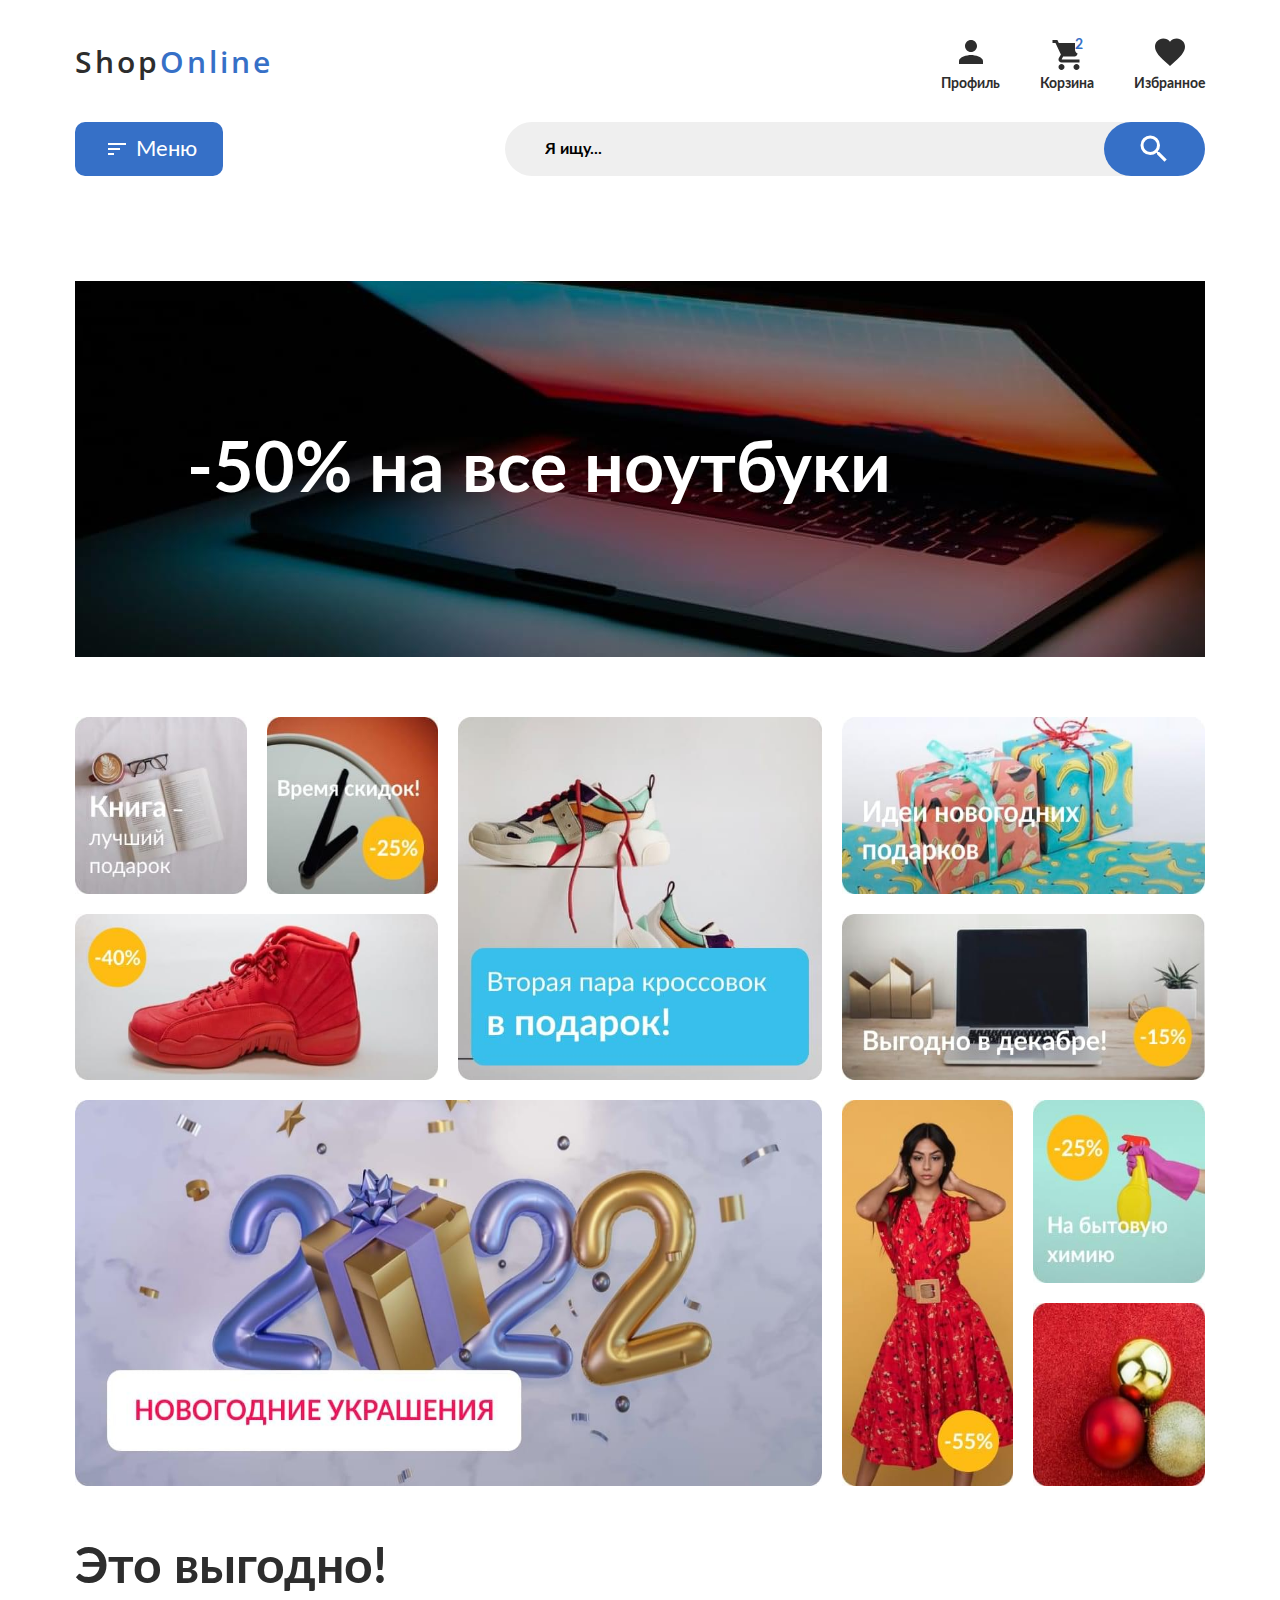
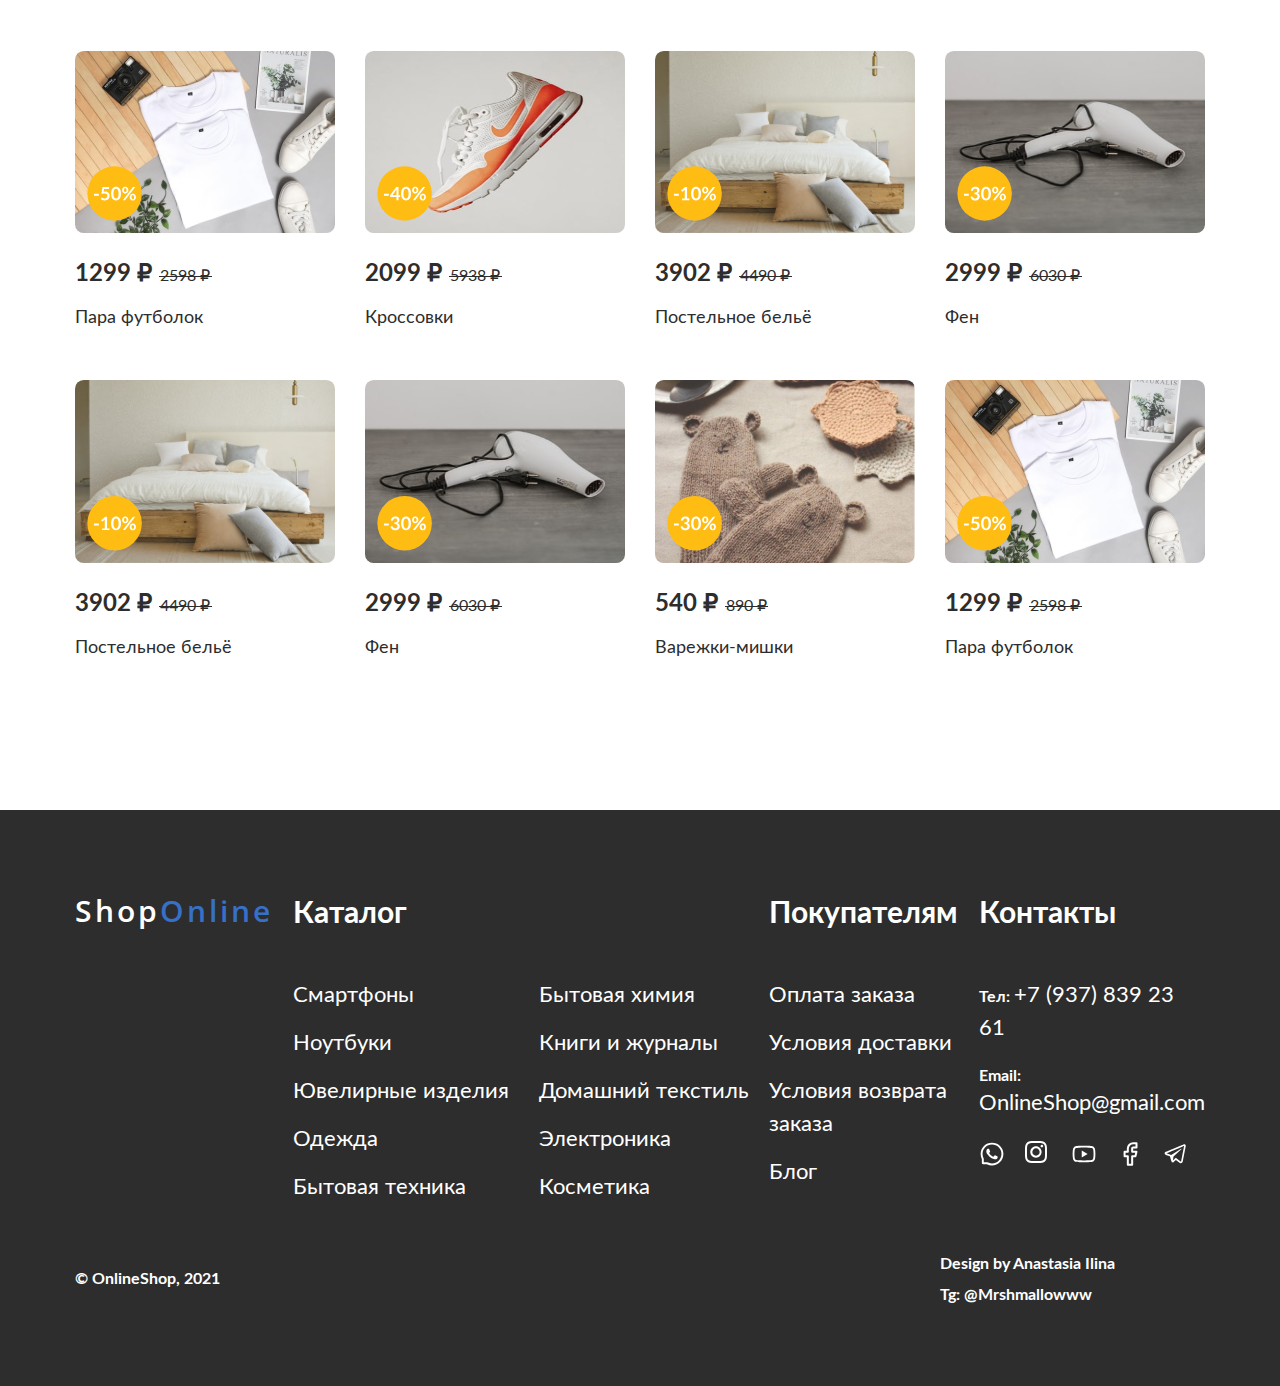
<file: index.html>
<!DOCTYPE html><html lang="ru"><head><meta charset="utf-8"><meta http-equiv="X-UA-Compatible" content="IE=edge"><meta name="viewport" content="width=device-width,initial-scale=1"><link rel="preload" href="fonts/opensans-regular.woff2" as="font" type="font/woff2" crossorigin=""><link rel="preload" href="fonts/lato-regular.woff2" as="font" type="font/woff2" crossorigin=""><link rel="preload" href="fonts/lato-bold.woff2" as="font" type="font/woff2" crossorigin=""><link rel="icon" type="image/png" href="img/logo.png"><title>ShopOnline. Module 7.</title><style>html{line-height:1.15;-webkit-text-size-adjust:100%}body{margin:0}main{display:block}a{background-color:transparent}img{border-style:none}button,input{font-family:inherit;font-size:100%;line-height:1.15;margin:0}button,input{overflow:visible}button{text-transform:none}[type=button],button{-webkit-appearance:button}[type=button]::-moz-focus-inner,button::-moz-focus-inner{border-style:none;padding:0}[type=button]:-moz-focusring,button:-moz-focusring{outline:ButtonText dotted 1px}::-webkit-file-upload-button{-webkit-appearance:button;font:inherit}@font-face{font-family:"Open Sans";src:url(fonts/opensans-regular.woff2) format("woff2"),url(fonts/opensans-regular.woff) format("woff");font-style:normal;font-weight:400;font-display:swap}@font-face{font-family:"Open Sans";src:url(fonts/opensans-bold.woff2) format("woff2"),url(fonts/opensans-bold.woff) format("woff");font-style:normal;font-weight:700;font-display:swap}@font-face{font-family:Lato;src:url(fonts/lato-regular.woff2) format("woff2"),url(fonts/lato-regular.woff) format("woff");font-style:normal;font-weight:400;font-display:swap}@font-face{font-family:Lato;src:url(fonts/lato-bold.woff2) format("woff2"),url(fonts/lato-bold.woff) format("woff");font-style:normal;font-weight:700;font-display:swap}html{box-sizing:border-box}*,::after,::before{box-sizing:inherit}ul{list-style:none;padding:0;margin:0}h2,h3,p{margin:0}a{color:inherit;text-decoration:none}img,svg{display:block;max-width:100%;height:auto}button{padding:0;margin:0}.visually-hidden{position:fixed;transform:scale(0)}body{min-width:320px;min-height:100%;font-family:Lato,sans-serif;font-size:30px;line-height:1.3;color:#2d2d2d;background-color:#fff}.container{max-width:1920px;padding:0 75px;margin:0 auto}.btn{display:block;margin:0 auto;font-size:22px;font-weight:400;line-height:33px;color:#fff;border-radius:10px;background-color:#3670c7;border:0}@media (max-width:1024px){.container{padding:0 42px}}@media (max-width:768px){.container{padding:0 34px}}@media (max-width:480px){.container{padding:0 20px}}.header__container{padding-top:27px;padding-bottom:45px}.navigation__list{display:grid;grid-template-columns:repeat(auto-fit,minmax(max-content,190px)) repeat(auto-fit,minmax(max-content,151px)) repeat(auto-fit,minmax(max-content,770px)) repeat(auto-fit,minmax(max-content,354px));grid-template-rows:61px;grid-template-areas:"logo btn form icons";align-items:center;justify-content:space-between}.navigation__item_logo{grid-area:logo;max-width:190px;width:190px;margin-right:26px}.navigation__logo{font-family:"Open Sans",sans-serif;font-weight:700;font-size:30px;line-height:41px;letter-spacing:3px}.navigation__logo span{color:#3670c7}.navigation__menu{grid-area:btn;margin-right:0}.navigation__menu-btn{display:block;position:relative;max-width:151px;padding-left:61px;padding-right:26px;height:54px;font-size:22px;line-height:33px}.navigation__menu-btn:after{position:absolute;content:"";top:15px;left:30px;bottom:0;right:0;background-image:url(img/close-menu-btn.svg);background-repeat:no-repeat}.navigation__form{margin-right:auto;grid-area:form}.close-btn:after{background-image:url(img/menu-btn.svg);background-repeat:no-repeat}.form{display:flex;align-items:center}.form__input{display:block;margin-top:-5px;max-width:770px;width:770px;height:54px;font-size:16px;font-weight:700;line-height:21px;border:none;padding-left:40px;border-radius:30px;background-color:#efefef}.form__btn{margin-left:-100px;margin-bottom:5px;position:relative;width:101px;height:54px;background-color:#3670c7;border-radius:30px;border:none}.form__btn:after{content:"";position:absolute;background-image:url(img/search.svg);background-repeat:no-repeat;top:9px;left:32px;right:0;bottom:0}.icons{grid-area:icons}.icons__list{display:grid;grid-template-areas:"profile cart favorite";align-items:end;gap:70px;font-size:16px;font-weight:700;line-height:21px}.icons__item{display:flex;flex-direction:column;align-items:center;gap:4px}.icon-profile{grid-area:profile}.icon-cart{position:relative;grid-area:cart}.icon-cart:after{position:absolute;content:"2";left:35px;top:-4px;color:#3670c7;width:9px;height:18px;background-color:#fff;font-size:14px;font-weight:700;line-height:18px;border-radius:5px}.icon-favorite{grid-area:favorite}@media (max-width:1600px){.navigation__item_logo{margin-right:0}.navigation__form{max-width:600px}.icons__list{gap:50px}.form__btn{padding-left:65px;padding-right:35px}}@media (max-width:1440px){.navigation__list{gap:0}.navigation__item_logo{font-size:26px}.navigation__form{max-width:400px}.icons__list{font-size:14px;gap:10px}}@media (max-width:1280px){.header__container{padding-top:34px;padding-bottom:30px}.navigation__list{grid-template-columns:repeat(auto-fit,minmax(max-content,190px)) repeat(auto-fit,minmax(max-content,294px)) repeat(auto-fit,minmax(max-content,151px)) repeat(auto-fit,minmax(max-content,700px));grid-template-rows:54px 54px;grid-template-areas:"logo icons" "btn form";gap:34px 0}.navigation__item{max-height:54px}.navigation__menu{justify-self:start}.navigation__form{max-width:700px}.form__btn{margin-left:-92px}.icons{justify-self:end}.icons__list{gap:0 40px}}@media (max-width:980px){.navigation__form{max-width:540px}.navigation__menu-btn{max-width:115px;padding-left:45px;font-size:18px}.navigation__menu-btn:after{top:13px;left:15px}}@media (max-width:800px){.header__container{padding-top:25px;padding-bottom:25px}.navigation__list{gap:30px 0}.navigation__item{max-height:42px}.navigation__item_logo{max-width:165px;font-size:26px;line-height:35px}.navigation__menu{max-width:115px;justify-self:start}.navigation__menu-btn{font-size:16px;line-height:24px}.navigation__form{justify-self:start;width:60vw}.form__input{font-size:12px;line-height:16px;padding-left:30px}.icons{width:50vw;justify-self:end}.icons__list{font-size:12px;line-height:16px;gap:0;margin-left:calc(50vw - 200px)}}@media (max-width:530px){.navigation__list{gap:20px 0}.navigation__form{justify-self:start;width:50vw}.icons{width:40vw}.icons__list{margin-left:calc(40vw - 200px)}}@media (max-width:480px){.header__container{padding-top:20px;padding-bottom:20px}.navigation__list{grid-template-columns:repeat(auto-fit,minmax(max-content,114px)) repeat(auto-fit,minmax(max-content,79px)) repeat(auto-fit,minmax(max-content,130px)) repeat(auto-fit,minmax(max-content,280px));grid-template-rows:61px 61px 61px;grid-template-areas:"logo ." "btn icons" "form .";justify-content:start}.navigation__item{max-height:30px}.navigation__item_logo{max-width:114px;font-size:18px;line-height:35px}.navigation__menu-btn{width:79px;height:30px;padding-left:35px;font-size:12px;border-radius:4px}.navigation__menu-btn:after{top:0;left:-50px;background-position:center;background-size:14px 14px}.navigation__form{width:calc(91vw - 78px)}.form__input{height:30px;font-size:8px}.form__btn{height:30px;max-width:60px;width:60px;left:67px;padding-left:20px;padding-right:20px}.form__btn:after{top:-2px;left:3px;background-position:center;background-size:20px 20px}.icons{max-width:30vw;justify-self:start;margin-left:calc(-28vw + 60px)}.icons__list{gap:20px;justify-content:end;align-items:center}.icons__item{max-width:30px;height:30px}.icon-cart:after{left:30px}.icon-profile__svg{width:30px;height:30px}.icon-cart__svg{width:25px;height:25px}.icons__item p{display:none}}.menu{opacity:0;height:0;overflow:hidden;padding-top:30px;color:#2d2d2d}.menu__wrap{display:flex}.menu__catalog{max-width:480px;margin-right:98px}.menu__customers{max-width:307px;margin-right:127px}.menu__contacts{max-width:380px}.contacts__info a{font-size:22px;font-weight:400;line-height:33px;margin-bottom:21px}.inner__list{display:none;padding-left:10px;color:#525252}@media (max-width:1600px){.menu__catalog{margin-right:50px}.menu__customers{margin-right:50px}}@media (max-width:1400px){.menu__catalog{margin-right:30px}.menu__customers{margin-right:30px}}@media (max-width:1280px){.catalog__title,.contacts__title,.customers__title{font-size:30px}.menu__catalog{margin-right:20px}.menu__customers{margin-right:20px}}@media (max-width:1200px){.catalog__title,.contacts__title,.customers__title{font-size:27px;line-height:30px}.catalog__list{font-size:16px}.customers__list{font-size:16px}.contacts__info a{font-size:16px}}@media (max-width:1024px){.menu__wrap{flex-wrap:wrap;gap:60px 20px}.catalog__title{font-size:38px;line-height:42px;margin-bottom:40px}.catalog__list{grid-template-columns:max-content;gap:15px 30px;font-size:22px;line-height:33px}.customers__title{font-size:38px;line-height:42px}.customers__list{font-size:22px;line-height:33px}.contacts__title{font-size:38px;line-height:42px}.contacts__info a{font-size:22px;line-height:33px}}@media (max-width:920px){.catalog__title{font-size:30px;line-height:41px}.catalog__list{font-size:18px;line-height:25px}.customers__title{font-size:30px;line-height:41px}.customers__list{font-size:18px;line-height:25px}.contacts__title{font-size:30px;line-height:41px}.contacts__info a{font-size:18px}}@media (max-width:660px){.menu__wrap{flex-wrap:wrap}.menu__contacts{width:600px;margin:0 auto;text-align:center;padding-top:20px}.menu__customers{width:40%;margin:0 auto;text-align:center;padding-top:20px}.menu__customers:after{width:100%}}@media (max-width:425px){.menu__wrap{flex-direction:column;align-items:center}.menu__catalog{text-align:center}.menu__customers{padding-top:0}.catalog__title{margin-bottom:20px}.catalog__list{margin-bottom:20px}.customers__title{margin-bottom:20px}.contacts__title{margin-bottom:20px}.contacts__info{margin-bottom:10px}}.promotion-container{padding-top:30px}.promotion__list{display:grid;grid-template-columns:repeat(6,minmax(min-content,245px));grid-template-areas:"item-01 item-02 item-03 item-03 item-04 item-04" "item-05 item-05 item-03 item-03 item-06 item-06" "item-07 item-07 item-07 item-07 item-08 item-09" "item-07 item-07 item-07 item-07 item-08 item-10";gap:60px}.promotion__img{width:100%;height:100%}.item-09{grid-area:item-09}.item-10{grid-area:item-10}@media (max-width:1800px){.promotion__list{gap:40px}}@media (max-width:1600px){.promotion__list{gap:30px}}@media (max-width:1400px){.promotion__list{gap:25px}}@media (max-width:1280px){.promotion__list{gap:20px}}@media (max-width:1024px){.promotion__list{grid-template-columns:repeat(4,minmax(min-content,217px));grid-template-areas:"item-01 item-02 item-03 item-03" "item-05 item-05 item-03 item-03" "item-04 item-04 item-08 item-09" "item-06 item-06 item-08 item-10" "item-07 item-07 item-07 item-07";gap:24px}}@media (max-width:768px){.promotion__list{grid-template-columns:repeat(4,minmax(min-content,160px));grid-template-areas:"item-01 item-02 item-03 item-03" "item-05 item-05 item-03 item-03" "item-04 item-04 item-08 item-09" "item-06 item-06 item-08 item-10" "item-07 item-07 item-07 item-07" "item-07 item-07 item-07 item-07" "item-07 item-07 item-07 item-07";gap:20px}}@media (max-width:320px){.promotion__list{grid-template-columns:repeat(2,minmax(min-content,130px));grid-template-areas:"item-01 item-02" "item-05 item-05" "item-03 item-03" "item-04 item-04" "item-06 item-06" "item-08 item-09" "item-08 item-10" "item-07 item-07";gap:20px}}.additional-container{padding-top:50px;padding-bottom:70px}.additional__title{margin-bottom:50px;font-size:50px;font-weight:700;line-height:65px;color:#2d2d2d}.additional__list{display:grid;grid-template-columns:repeat(4,minmax(min-content,1fr));grid-template-areas:"item-01 item-02 item-03 item-04" "item-05 item-06 item-07 item-08";gap:50px 30px}.item-05{grid-area:item-05}.item-06{grid-area:item-06}.item-07{grid-area:item-07}.item-08{grid-area:item-08}@media (max-width:1024px){.additional__list{gap:20px}.additional__title{font-size:40px;line-height:52px}.product__price{font-size:28px;line-height:34px}}@media (max-width:768px){.additional__list{grid-template-columns:repeat(2,minmax(min-content,1fr));grid-template-areas:"item-01 item-02" "item-03 item-04" "item-05 item-06" "item-07 item-08";gap:35px 20px}.additional__title{font-size:30px;line-height:39px}.product__price{font-size:22px;line-height:26px}.product__old-price{font-size:16px;line-height:19px}.product__name{font-size:18px;line-height:27px}}@media (max-width:425px){.additional__list{grid-template-columns:minmax(min-content,1fr);grid-template-areas:"item-01" "item-02" "item-03" "item-04" "item-05" "item-06" "item-07" "item-08";gap:50px}.additional__title{font-size:24px;line-height:26px}.product__price{font-size:16px;line-height:19px}.product__old-price{font-size:12px;line-height:14px}.product__name{font-size:12px;line-height:18px}}.catalog__title{font-size:38px;font-weight:700;line-height:49px;margin-bottom:40px}.catalog__list{display:grid;grid-template-columns:max-content max-content;gap:15px 30px;font-size:22px;line-height:33px}.customers__title{font-size:38px;font-weight:700;line-height:49px;margin-bottom:40px}.customers__list{display:flex;flex-direction:column;gap:15px;font-size:22px;line-height:33px}.contacts__title{font-size:38px;font-weight:700;line-height:49px;margin-bottom:40px}.contacts__info{font-size:16px;font-weight:700;line-height:21px;margin-bottom:21px}@media (max-width:1280px){.catalog__title,.contacts__title,.customers__title{font-size:30px}}@media (max-width:1200px){.catalog__title,.contacts__title,.customers__title{font-size:27px;line-height:30px}.catalog__list{font-size:16px}.customers__list{font-size:16px}}@media (max-width:1024px){.catalog__title{font-size:38px;line-height:42px;margin-bottom:40px}.catalog__list{grid-template-columns:max-content;gap:15px 30px;font-size:22px;line-height:33px}.customers__title{font-size:38px;line-height:42px}.customers__list{font-size:22px;line-height:33px}.contacts__title{font-size:38px;line-height:42px}.contacts__info{font-size:22px;line-height:33px}}@media (max-width:920px){.catalog__title{font-size:30px;line-height:41px}.catalog__list{font-size:18px;line-height:25px}.customers__title{font-size:30px;line-height:41px}.customers__list{font-size:18px;line-height:25px}.contacts__title{font-size:30px;line-height:41px}.contacts__info{font-size:14px}}@media (max-width:768px){.catalog__title{font-size:26px;line-height:34px}.catalog__list{font-size:16px;line-height:24px}.customers__title{font-size:26px;line-height:34px}.customers__list{font-size:16px;line-height:24px}.contacts__title{font-size:26px;line-height:34px}.contacts__info{font-size:12px;line-height:16px}}@media (max-width:425px){.catalog__title{margin-bottom:20px}.catalog__list{margin-bottom:20px}.customers__title{margin-bottom:20px}.contacts__title{margin-bottom:20px}.contacts__info{margin-bottom:10px}}@media (max-width:375px){.catalog__title{font-size:20px;line-height:26px}.catalog__list{font-size:12px;line-height:14px}.customers__title{font-size:20px;line-height:26px}.customers__list{font-size:12px;line-height:14px}.contacts__title{font-size:20px;line-height:26px}.contacts__info{font-size:10px;line-height:13px}}.item-01{grid-area:item-01}.item-02{grid-area:item-02}.item-03{grid-area:item-03}.item-04{grid-area:item-04}.product__link{display:block;margin-bottom:20px}.product__img{width:100%}.product__prices{margin-bottom:15px}.product__price{font-size:28px;font-weight:700;line-height:34px}.product__old-price{position:relative;text-decoration:none;font-size:20px;line-height:24px}.product__old-price:before{content:"";width:105%;height:.07em;background-color:#2d2d2d;position:absolute;top:50%;left:-1px}.product__name{display:block;font-size:22px;line-height:33px}@media (max-width:1400px){.product__price{font-size:24px;line-height:31px}.product__old-price{position:relative;text-decoration:none;font-size:16px;line-height:21px}.product__old-price:before{content:"";width:105%;height:.07em;background-color:#2d2d2d;position:absolute;top:50%;left:-1px}.product__name{display:block;font-size:18px;line-height:23px}}@media (max-width:1240px){.product__price{font-size:21px;line-height:27px}.product__old-price{position:relative;text-decoration:none;font-size:13px;line-height:17px}.product__old-price:before{content:"";width:105%;height:.07em;background-color:#2d2d2d;position:absolute;top:50%;left:-1px}.product__name{display:block;font-size:16px;line-height:23px}}@media (max-width:1024px){.item-01{grid-area:item-01}.item-02{grid-area:item-02}.item-03{grid-area:item-03}.item-04{grid-area:item-04}.item-05{grid-area:item-05}.item-06{grid-area:item-06}.product__link{display:block;margin-bottom:20px}.product__img{width:100%}.product__prices{margin-bottom:15px}.product__price{font-size:28px;font-weight:700;line-height:34px}.product__old-price{position:relative;text-decoration:none;font-size:20px;line-height:24px}.product__old-price:before{content:"";width:105%;height:.07em;background-color:#2d2d2d;position:absolute;top:50%;left:-1px}.product__name{display:block;font-size:22px;line-height:33px}}@media (max-width:768px){.product__price{font-size:22px;line-height:26px}.product__old-price{font-size:16px;line-height:19px}.product__name{font-size:18px;line-height:27px}}@media (max-width:425px){.product__price{font-size:16px;line-height:19px}.product__old-price{font-size:12px;line-height:14px}.product__name{font-size:12px;line-height:18px}}</style><script>document.addEventListener('DOMContentLoaded', () => {
      const createLink = url => {
        const link = document.createElement('link');
        link.rel = 'stylesheet';
        link.href = url;
        document.head.append(link);
      };
      createLink('css/index.css')
    })</script><script src="js/index.min.js" type="module"></script></head><body><header class="header"><div class="container header__container"><nav class="navigation"><ul class="navigation__list"><li class="navigation__item navigation__item_logo"><p class="navigation__logo">Shop<span>Online</span></p></li><li class="navigation__item navigation__menu"><button class="navigation__menu-btn btn close-btn" type="button">Меню</button></li><li class="navigation__item navigation__form"><form class="form"><label for="search"></label> <input class="form__input" type="text" name="search" id="search" value="Я ищу..."> <button class="form__btn" type="button" aria-label="Поиск"></button></form></li><li class="navigation__item icons"><ul class="icons__list"><li class="icons__item icon-profile" tabindex="0"><svg class="icon-profile__svg" xmlns="http://www.w3.org/2000/svg" width="36" height="36" viewBox="0 0 36 36" fill="none"><g clip-path="url(#clip0_4301_122)"><path d="M18 18C21.315 18 24 15.315 24 12C24 8.685 21.315 6 18 6C14.685 6 12 8.685 12 12C12 15.315 14.685 18 18 18ZM18 21C13.995 21 6 23.01 6 27V30H30V27C30 23.01 22.005 21 18 21Z" fill="#2D2D2D"/></g><defs><rect width="36" height="36" fill="white"/></defs></svg><p>Профиль</p></li><li class="icons__item icon-cart" tabindex="0"><svg class="icon-cart__svg" xmlns="http://www.w3.org/2000/svg" width="31" height="30" viewBox="0 0 31 30" fill="none"><path d="M9.5 24C7.85 24 6.515 25.35 6.515 27C6.515 28.65 7.85 30 9.5 30C11.15 30 12.5 28.65 12.5 27C12.5 25.35 11.15 24 9.5 24ZM0.5 0V3H3.5L8.9 14.385L6.875 18.06C6.635 18.48 6.5 18.975 6.5 19.5C6.5 21.15 7.85 22.5 9.5 22.5H27.5V19.5H10.13C9.92 19.5 9.755 19.335 9.755 19.125L9.8 18.945L11.15 16.5H22.325C23.45 16.5 24.44 15.885 24.95 14.955L30.32 5.22C30.44 5.01 30.5 4.755 30.5 4.5C30.5 3.675 29.825 3 29 3H6.815L5.405 0H0.5ZM24.5 24C22.85 24 21.515 25.35 21.515 27C21.515 28.65 22.85 30 24.5 30C26.15 30 27.5 28.65 27.5 27C27.5 25.35 26.15 24 24.5 24Z" fill="#2D2D2D"/></svg><p>Корзина</p></li><li class="icons__item icon-favorite" tabindex="0"><svg class="icon-favorite__svg" xmlns="http://www.w3.org/2000/svg" width="36" height="36" viewBox="0 0 36 36" fill="none"><g clip-path="url(#clip0_4301_135)"><path d="M18 32.025L15.825 30.045C8.1 23.04 3 18.42 3 12.75C3 8.13 6.63 4.5 11.25 4.5C13.86 4.5 16.365 5.715 18 7.635C19.635 5.715 22.14 4.5 24.75 4.5C29.37 4.5 33 8.13 33 12.75C33 18.42 27.9 23.04 20.175 30.06L18 32.025Z" fill="#2D2D2D"/></g><defs><rect width="36" height="36" fill="white"/></defs></svg><p>Избранное</p></li></ul></li></ul><div class="menu"><div class="menu__wrap"><div class="menu__catalog catalog" tabindex="0"><h3 class="catalog__title">Каталог</h3><ul class="catalog__list"><li class="catalog__item">Смартфоны<ul class="inner__list"><li><a href="#">Смартфоны</a></li></ul></li><li class="catalog__item"><a href="#">Бытовая химия</a></li><li class="catalog__item">Ноутбуки<ul class="inner__list"><li><a href="notebooks-asus.html">ASUS</a></li><li><a href="notebooks-samsung.html">Samsung</a></li></ul></li><li class="catalog__item"><a href="#">Книги и журналы</a></li><li class="catalog__item"><a href="#">Ювелирные изделия</a></li><li class="catalog__item"><a href="#">Домашний текстиль</a></li><li class="catalog__item"><a href="#">Одежда</a></li><li class="catalog__item"><a href="#">Электроника</a></li><li class="catalog__item"><a href="#">Бытовая техника</a></li><li class="catalog__item"><a href="#">Косметика</a></li></ul></div><div class="menu__customers customers" tabindex="0"><h3 class="customers__title">Покупателям</h3><ul class="customers__list"><li class="customers__item"><a href="#">Оплата заказа</a></li><li class="customers__item">Условия доставки<ul class="inner__list"><li><a href="delivery-post.html">По почте</a></li><li><a href="delivery-courier.html">Курьером</a></li></ul></li><li class="customers__item"><a href="#">Условия возврата заказа</a></li><li class="customers__item"><a href="blog.html">Блог</a></li></ul></div><div class="menu__contacts contacts" tabindex="0"><h3 class="contacts__title">Связаться с нами</h3><p class="contacts__info"><a href="#">Контакты</a></p></div></div></div></nav></div></header><main class="main"><section class="promotion"><h2 class="visually-hidden">Рекламный блок</h2><div class="container promotion-container"><ul class="promotion__list"><li class="promotion__item item-01"><a class="promotion__link" href="#"><img class="promotion__img" src="img/promotion__img-01.jpg" width="245" height="245" alt="Книга – лучший подарок"></a></li><li class="promotion__item item-02"><a class="promotion__link" href="#"><img class="promotion__img" src="img/promotion__img-02.jpg" width="245" height="245" alt="Время скидок!"></a></li><li class="promotion__item item-03"><a class="promotion__link" href="#"><img class="promotion__img" src="img/promotion__img-03.jpg" width="550" height="550" alt="Вторая пара кроссовок в подарок!"></a></li><li class="promotion__item item-04"><a class="promotion__link" href="#"><img class="promotion__img" src="img/promotion__img-04.jpg" width="550" height="245" alt="Идеи новогодних подарков"></a></li><li class="promotion__item item-05"><a class="promotion__link" href="#"><img class="promotion__img" src="img/promotion__img-05.jpg" width="550" height="245" alt="Спортивная обувь"></a></li><li class="promotion__item item-06"><a class="promotion__link" href="#"><img class="promotion__img" src="img/promotion__img-06.jpg" width="550" height="245" alt="Выгодно в декабре!"></a></li><li class="promotion__item item-07"><a class="promotion__link" href="#"><img class="promotion__img" src="img/promotion__img-07.jpg" width="1160" height="550" alt="Новогодние украшения"></a></li><li class="promotion__item item-08"><a class="promotion__link" href="#"><img class="promotion__img" src="img/promotion__img-08.jpg" width="245" height="550" alt="Женское платье"></a></li><li class="promotion__item item-09"><a class="promotion__link" href="#"><img class="promotion__img" src="img/promotion__img-09.jpg" width="245" height="245" alt="На бытовую химию"></a></li><li class="promotion__item item-10"><a class="promotion__link" href="#"><img class="promotion__img" src="img/promotion__img-10.jpg" width="245" height="245" alt="Новогодние игрушки"></a></li></ul></div></section><section class="additional"><div class="container additional-container"><h2 class="additional__title">Это выгодно!</h2><ul class="additional__list"><li class="additional__item product item-01"><a class="product__link" href="#"><img class="product__img" src="img/product-1.svg" width="420" height="295" alt="Пара футболок"></a><p class="product__prices"><span class="product__price">1299 ₽</span> <span class="product__old-price">2598 ₽</span></p><a class="product__name" href="#">Пара футболок</a></li><li class="additional__item product item-02"><a class="product__link" href="#"><img class="product__img" src="img/product-2.svg" width="420" height="295" alt="Кроссовки"></a><p class="product__prices"><span class="product__price">2099 ₽</span> <span class="product__old-price">5938 ₽</span></p><a class="product__name" href="#">Кроссовки</a></li><li class="additional__item product item-03"><a class="product__link" href="#"><img class="product__img" src="img/product-3.svg" width="420" height="295" alt="Постельное бельё"></a><p class="product__prices"><span class="product__price">3902 ₽</span> <span class="product__old-price">4490 ₽</span></p><a class="product__name" href="#">Постельное бельё</a></li><li class="additional__item product item-04"><a class="product__link" href="#"><img class="product__img" src="img/product-4.svg" width="420" height="295" alt="Фен"></a><p class="product__prices"><span class="product__price">2999 ₽</span> <span class="product__old-price">6030 ₽</span></p><a class="product__name" href="#">Фен</a></li><li class="additional__item product item-05"><a class="product__link" href="#"><img class="product__img" src="img/product-3.svg" width="420" height="295" alt="Постельное бельё"></a><p class="product__prices"><span class="product__price">3902 ₽</span> <span class="product__old-price">4490 ₽</span></p><a class="product__name" href="#">Постельное бельё</a></li><li class="additional__item product item-06"><a class="product__link" href="#"><img class="product__img" src="img/product-4.svg" width="420" height="295" alt="Фен"></a><p class="product__prices"><span class="product__price">2999 ₽</span> <span class="product__old-price">6030 ₽</span></p><a class="product__name" href="#">Фен</a></li><li class="additional__item product item-07"><a class="product__link" href="#"><img class="product__img" src="img/product-5.svg" width="420" height="295" alt="Варежки-мишки"></a><p class="product__prices"><span class="product__price">540 ₽</span> <span class="product__old-price">890 ₽</span></p><a class="product__name" href="#">Варежки-мишки</a></li><li class="additional__item product item-08"><a class="product__link" href="#"><img class="product__img" src="img/product-1.svg" width="420" height="295" alt="Пара футболок"></a><p class="product__prices"><span class="product__price">1299 ₽</span> <span class="product__old-price">2598 ₽</span></p><a class="product__name" href="#">Пара футболок</a></li></ul></div></section></main><footer class="footer"><div class="container footer-container"><div class="footer__wrap"><p class="footer__logo">Shop<span>Online</span></p><div class="footer__catalog catalog" tabindex="0"><h3 class="catalog__title">Каталог</h3><ul class="catalog__list"><li class="catalog__item"><a href="#">Смартфоны</a></li><li class="catalog__item"><a href="#">Бытовая химия</a></li><li class="catalog__item"><a href="#">Ноутбуки</a></li><li class="catalog__item"><a href="#">Книги и журналы</a></li><li class="catalog__item"><a href="#">Ювелирные изделия</a></li><li class="catalog__item"><a href="#">Домашний текстиль</a></li><li class="catalog__item"><a href="#">Одежда</a></li><li class="catalog__item"><a href="#">Электроника</a></li><li class="catalog__item"><a href="#">Бытовая техника</a></li><li class="catalog__item"><a href="#">Косметика</a></li></ul></div><div class="footer__customers customers" tabindex="0"><h3 class="customers__title">Покупателям</h3><ul class="customers__list"><li class="customers__item"><a href="#">Оплата заказа</a></li><li class="customers__item"><a href="#">Условия доставки</a></li><li class="customers__item"><a href="#">Условия возврата заказа</a></li><li class="customers__item"><a href="#">Блог</a></li></ul></div><div class="footer__contacts contacts" tabindex="0"><h3 class="contacts__title">Контакты</h3><p class="contacts__info">Тел: <a href="tel:+79378392361">+7 (937) 839 23 61</a></p><p class="contacts__info">Email: <a href="mailto:OnlineShop@gmail.com">OnlineShop@gmail.com</a></p><ul class="social__list social"><li class="social__item"><a class="social__whats-app" href="#"><svg width="26" height="26" viewBox="0 0 26 26" fill="none" xmlns="http://www.w3.org/2000/svg"><title>Ватсап</title><path d="M18.1162 15.2318C17.8395 15.0896 16.4608 14.4143 16.2043 14.3229C15.9479 14.2264 15.76 14.1807 15.5746 14.465C15.3867 14.7469 14.8535 15.374 14.686 15.5645C14.5235 15.7523 14.3584 15.7752 14.0817 15.6355C12.4363 14.8129 11.3572 14.168 10.2731 12.3068C9.98616 11.8117 10.56 11.8473 11.0957 10.7783C11.1871 10.5904 11.1414 10.4305 11.0703 10.2883C10.9992 10.1461 10.4406 8.76992 10.2071 8.20879C9.98108 7.66289 9.74748 7.73906 9.57737 7.72891C9.41487 7.71875 9.22952 7.71875 9.04163 7.71875C8.85373 7.71875 8.55159 7.78984 8.29514 8.0666C8.0387 8.34844 7.31506 9.02637 7.31506 10.4025C7.31506 11.7787 8.31799 13.1117 8.4551 13.2996C8.59729 13.4875 10.428 16.3109 13.2387 17.5271C15.016 18.2939 15.7117 18.36 16.6004 18.2279C17.1412 18.1467 18.2559 17.5525 18.4869 16.8949C18.718 16.2398 18.718 15.6787 18.6494 15.5619C18.5809 15.4375 18.393 15.3664 18.1162 15.2318Z" fill="white"/><path d="M23.4914 8.59219C22.9176 7.22871 22.0949 6.00488 21.0463 4.95371C19.9977 3.90508 18.7738 3.07988 17.4078 2.50859C16.0113 1.92207 14.5285 1.625 13 1.625H12.9492C11.4106 1.63262 9.92014 1.9373 8.51858 2.53652C7.16526 3.11543 5.95158 3.93809 4.91311 4.98672C3.87463 6.03535 3.05959 7.2541 2.49592 8.6125C1.91194 10.0191 1.6174 11.5146 1.62502 13.0533C1.63264 14.8154 2.05412 16.5648 2.84377 18.1289V21.9883C2.84377 22.6332 3.36682 23.1562 4.01174 23.1562H7.87365C9.43772 23.9459 11.1871 24.3674 12.9492 24.375H13.0026C14.5235 24.375 15.9987 24.0805 17.3875 23.5041C18.7459 22.9379 19.9672 22.1254 21.0133 21.0869C22.0619 20.0484 22.8871 18.8348 23.4635 17.4814C24.0627 16.0799 24.3674 14.5895 24.375 13.0508C24.3826 11.5045 24.083 10.0039 23.4914 8.59219ZM19.6549 19.7133C17.875 21.4754 15.5137 22.4453 13 22.4453H12.9569C11.4258 22.4377 9.9049 22.0568 8.56174 21.3408L8.34846 21.2266H4.77346V17.6516L4.6592 17.4383C3.94319 16.0951 3.56233 14.5742 3.55471 13.0432C3.54455 10.5117 4.51194 8.13516 6.28674 6.34512C8.05901 4.55508 10.428 3.56484 12.9594 3.55469H13.0026C14.2721 3.55469 15.5035 3.80098 16.6639 4.28848C17.7963 4.76328 18.8119 5.44629 19.6854 6.31973C20.5563 7.19062 21.2418 8.20879 21.7166 9.34121C22.2092 10.5143 22.4555 11.7584 22.4504 13.0432C22.4352 15.5721 21.4424 17.941 19.6549 19.7133Z" fill="white"/></svg></a></li><li class="social__item"><a class="social__instagram" href="#"><svg width="22" height="22" viewBox="0 0 22 22" fill="none" xmlns="http://www.w3.org/2000/svg"><title>instagram</title><path d="M11 0C8.01488 0 7.6395 0.01375 6.46663 0.066C5.29375 0.121 4.49487 0.30525 3.795 0.5775C3.06088 0.853626 2.39593 1.28676 1.84663 1.84663C1.2871 2.39621 0.854023 3.06108 0.5775 3.795C0.30525 4.4935 0.119625 5.29375 0.066 6.4625C0.01375 7.63812 0 8.01213 0 11.0014C0 13.9879 0.01375 14.3619 0.066 15.5347C0.121 16.7063 0.30525 17.5051 0.5775 18.205C0.859375 18.9282 1.23475 19.5415 1.84663 20.1534C2.45713 20.7652 3.07037 21.142 3.79363 21.4225C4.49487 21.6947 5.29238 21.8804 6.46388 21.934C7.63813 21.9862 8.01213 22 11 22C13.9879 22 14.3605 21.9862 15.5347 21.934C16.7049 21.879 17.5065 21.6947 18.2064 21.4225C18.94 21.1462 19.6045 20.7131 20.1534 20.1534C20.7652 19.5415 21.1406 18.9282 21.4225 18.205C21.6934 17.5051 21.879 16.7063 21.934 15.5347C21.9862 14.3619 22 13.9879 22 11C22 8.01213 21.9862 7.63813 21.934 6.46388C21.879 5.29375 21.6934 4.4935 21.4225 3.795C21.146 3.06106 20.7129 2.39618 20.1534 1.84663C19.6042 1.28655 18.9392 0.853387 18.205 0.5775C17.5037 0.30525 16.7035 0.119625 15.5334 0.066C14.3591 0.01375 13.9865 0 10.9973 0H11.0014H11ZM10.0141 1.98275H11.0014C13.9384 1.98275 14.2863 1.99238 15.4454 2.046C16.5179 2.09413 17.1009 2.27425 17.4886 2.42412C18.0015 2.6235 18.3686 2.86275 18.7536 3.24775C19.1386 3.63275 19.3765 3.9985 19.5759 4.51275C19.7271 4.89913 19.9059 5.48213 19.954 6.55463C20.0076 7.71375 20.0186 8.06163 20.0186 10.9973C20.0186 13.9329 20.0076 14.2821 19.954 15.4412C19.9059 16.5138 19.7257 17.0954 19.5759 17.4831C19.3995 17.9607 19.118 18.3926 18.7522 18.7467C18.3672 19.1318 18.0015 19.3696 17.4873 19.569C17.1023 19.7203 16.5192 19.899 15.4454 19.9485C14.2863 20.0007 13.9384 20.0131 11.0014 20.0131C8.06438 20.0131 7.71513 20.0007 6.556 19.9485C5.4835 19.899 4.90188 19.7203 4.51412 19.569C4.03631 19.3929 3.60405 19.1119 3.24913 18.7467C2.88303 18.392 2.60112 17.9598 2.42412 17.4818C2.27425 17.0954 2.09413 16.5124 2.046 15.4399C1.99375 14.2808 1.98275 13.9329 1.98275 10.9945C1.98275 8.0575 1.99375 7.711 2.046 6.55187C2.0955 5.47937 2.27425 4.89638 2.4255 4.50863C2.62488 3.99575 2.86412 3.62862 3.24913 3.24362C3.63412 2.85862 3.99988 2.62075 4.51412 2.42138C4.90188 2.27013 5.4835 2.09138 6.556 2.04188C7.57075 1.99513 7.964 1.98138 10.0141 1.98V1.98275ZM16.8726 3.80875C16.6993 3.80875 16.5276 3.84289 16.3675 3.90923C16.2073 3.97557 16.0618 4.0728 15.9392 4.19537C15.8167 4.31794 15.7194 4.46346 15.6531 4.62361C15.5868 4.78376 15.5526 4.95541 15.5526 5.12875C15.5526 5.30209 15.5868 5.47374 15.6531 5.63389C15.7194 5.79404 15.8167 5.93956 15.9392 6.06213C16.0618 6.1847 16.2073 6.28193 16.3675 6.34827C16.5276 6.41461 16.6993 6.44875 16.8726 6.44875C17.2227 6.44875 17.5585 6.30968 17.806 6.06213C18.0536 5.81458 18.1926 5.47884 18.1926 5.12875C18.1926 4.77866 18.0536 4.44292 17.806 4.19537C17.5585 3.94782 17.2227 3.80875 16.8726 3.80875ZM11.0014 5.3515C10.2521 5.33981 9.50798 5.47729 8.81234 5.75594C8.11671 6.0346 7.48346 6.44885 6.94946 6.97458C6.41546 7.50032 5.99138 8.12703 5.70191 8.81823C5.41244 9.50944 5.26336 10.2513 5.26336 11.0007C5.26336 11.7501 5.41244 12.4919 5.70191 13.1831C5.99138 13.8743 6.41546 14.5011 6.94946 15.0268C7.48346 15.5525 8.11671 15.9668 8.81234 16.2454C9.50798 16.5241 10.2521 16.6616 11.0014 16.6499C12.4844 16.6267 13.8988 16.0214 14.9393 14.9645C15.9799 13.9076 16.5631 12.4839 16.5631 11.0007C16.5631 9.51751 15.9799 8.09382 14.9393 7.03691C13.8988 5.97999 12.4844 5.37464 11.0014 5.3515ZM11.0014 7.33288C11.974 7.33288 12.9067 7.71923 13.5944 8.40695C14.2821 9.09467 14.6685 10.0274 14.6685 11C14.6685 11.9726 14.2821 12.9053 13.5944 13.593C12.9067 14.2808 11.974 14.6671 11.0014 14.6671C10.0288 14.6671 9.09605 14.2808 8.40833 13.593C7.72061 12.9053 7.33425 11.9726 7.33425 11C7.33425 10.0274 7.72061 9.09467 8.40833 8.40695C9.09605 7.71923 10.0288 7.33288 11.0014 7.33288Z" fill="white"/></svg></a></li><li class="social__item"><a class="social__youtube" href="#"><svg width="26" height="26" viewBox="0 0 26 26" fill="none" xmlns="http://www.w3.org/2000/svg"><title>Ютуб</title><path d="M24.375 12.9291C24.375 12.8732 24.375 12.8097 24.3725 12.7361C24.3699 12.5304 24.3648 12.2994 24.3598 12.0531C24.3395 11.3447 24.3039 10.6388 24.248 9.97358C24.1719 9.05698 24.0602 8.29272 23.9078 7.7189C23.747 7.12006 23.4319 6.5739 22.9939 6.13502C22.5559 5.69614 22.0104 5.3799 21.4119 5.21792C20.6934 5.02495 19.2867 4.90562 17.3062 4.83198C16.3643 4.79644 15.3562 4.77358 14.3482 4.76089C13.9953 4.75581 13.6678 4.75327 13.3732 4.75073H12.6268C12.3322 4.75327 12.0047 4.75581 11.6518 4.76089C10.6438 4.77358 9.63574 4.79644 8.69375 4.83198C6.71328 4.90815 5.3041 5.02749 4.58809 5.21792C3.98938 5.3795 3.44365 5.69561 3.0056 6.13455C2.56755 6.57349 2.25255 7.11986 2.09219 7.7189C1.9373 8.29272 1.82812 9.05698 1.75195 9.97358C1.69609 10.6388 1.66055 11.3447 1.64023 12.0531C1.63262 12.2994 1.63008 12.5304 1.62754 12.7361C1.62754 12.8097 1.625 12.8732 1.625 12.9291V13.0712C1.625 13.1271 1.625 13.1906 1.62754 13.2642C1.63008 13.4699 1.63516 13.7009 1.64023 13.9472C1.66055 14.6556 1.69609 15.3615 1.75195 16.0267C1.82812 16.9433 1.93984 17.7076 2.09219 18.2814C2.41719 19.4976 3.37187 20.4574 4.58809 20.7824C5.3041 20.9753 6.71328 21.0947 8.69375 21.1683C9.63574 21.2039 10.6438 21.2267 11.6518 21.2394C12.0047 21.2445 12.3322 21.247 12.6268 21.2496H13.3732C13.6678 21.247 13.9953 21.2445 14.3482 21.2394C15.3562 21.2267 16.3643 21.2039 17.3062 21.1683C19.2867 21.0921 20.6959 20.9728 21.4119 20.7824C22.6281 20.4574 23.5828 19.5001 23.9078 18.2814C24.0627 17.7076 24.1719 16.9433 24.248 16.0267C24.3039 15.3615 24.3395 14.6556 24.3598 13.9472C24.3674 13.7009 24.3699 13.4699 24.3725 13.2642C24.3725 13.1906 24.375 13.1271 24.375 13.0712V12.9291ZM22.5469 13.0611C22.5469 13.1144 22.5469 13.1728 22.5443 13.2414C22.5418 13.4394 22.5367 13.6578 22.5316 13.8939C22.5139 14.5693 22.4783 15.2447 22.425 15.8718C22.3564 16.6894 22.26 17.3597 22.1406 17.8091C21.9832 18.3957 21.5211 18.8603 20.9371 19.0152C20.4039 19.1574 19.0607 19.2716 17.2352 19.3402C16.3109 19.3757 15.3156 19.3986 14.3229 19.4113C13.975 19.4164 13.6525 19.4189 13.3631 19.4189H12.6369L11.6771 19.4113C10.6844 19.3986 9.6916 19.3757 8.76484 19.3402C6.93926 19.2691 5.59355 19.1574 5.06289 19.0152C4.47891 18.8578 4.0168 18.3957 3.85938 17.8091C3.74004 17.3597 3.64355 16.6894 3.575 15.8718C3.52168 15.2447 3.48867 14.5693 3.46836 13.8939C3.46074 13.6578 3.4582 13.4369 3.45566 13.2414C3.45566 13.1728 3.45312 13.1119 3.45312 13.0611V12.9392C3.45312 12.8859 3.45313 12.8275 3.45566 12.7589C3.4582 12.5609 3.46328 12.3425 3.46836 12.1064C3.48613 11.431 3.52168 10.7556 3.575 10.1285C3.64355 9.31089 3.74004 8.64057 3.85938 8.19116C4.0168 7.60464 4.47891 7.13999 5.06289 6.98511C5.59609 6.84292 6.93926 6.72866 8.76484 6.66011C9.68906 6.62456 10.6844 6.60171 11.6771 6.58901C12.025 6.58393 12.3475 6.5814 12.6369 6.5814H13.3631L14.3229 6.58901C15.3156 6.60171 16.3084 6.62456 17.2352 6.66011C19.0607 6.7312 20.4064 6.84292 20.9371 6.98511C21.5211 7.14253 21.9832 7.60464 22.1406 8.19116C22.26 8.64057 22.3564 9.31089 22.425 10.1285C22.4783 10.7556 22.5113 11.431 22.5316 12.1064C22.5393 12.3425 22.5418 12.5634 22.5443 12.7589C22.5443 12.8275 22.5469 12.8884 22.5469 12.9392V13.0611ZM10.7402 16.4025L16.6309 12.9748L10.7402 9.5978V16.4025Z" fill="white"/></svg></a></li><li class="social__item"><a class="social__facebook" href="#"><svg width="26" height="26" viewBox="0 0 26 26" fill="none" xmlns="http://www.w3.org/2000/svg"><title>Фасебук</title><path d="M19.5 2.1665H16.25C14.8135 2.1665 13.4357 2.73719 12.4199 3.75301C11.4041 4.76883 10.8334 6.14658 10.8334 7.58317V10.8332H7.58337V15.1665H10.8334V23.8332H15.1667V15.1665H18.4167L19.5 10.8332H15.1667V7.58317C15.1667 7.29585 15.2808 7.0203 15.484 6.81714C15.6872 6.61397 15.9627 6.49984 16.25 6.49984H19.5V2.1665Z" stroke="white" stroke-width="2" stroke-linecap="round" stroke-linejoin="round"/></svg></a></li><li class="social__item"><a class="social__telegram" href="#"><svg width="26" height="26" viewBox="0 0 26 26" fill="none" xmlns="http://www.w3.org/2000/svg"><title>Телеграм</title><path d="M21.1818 3.24682C20.921 3.26579 20.665 3.32698 20.4238 3.428H20.4205C20.1889 3.51982 19.088 3.98294 17.4143 4.68494L11.4164 7.211C7.11257 9.02288 2.88188 10.8071 2.88188 10.8071L2.93226 10.7876C2.93226 10.7876 2.64057 10.8835 2.33588 11.0923C2.14765 11.2121 1.98567 11.3688 1.85976 11.553C1.71026 11.7724 1.59001 12.1079 1.63469 12.4549C1.70782 13.0415 2.08807 13.3933 2.36107 13.5875C2.63732 13.7841 2.90057 13.8759 2.90057 13.8759H2.90707L6.87451 15.2125C7.05244 15.7837 8.0835 19.1734 8.33132 19.9543C8.47757 20.4206 8.61975 20.7123 8.79769 20.9349C8.88382 21.0487 8.98457 21.1438 9.10563 21.2201C9.16857 21.2567 9.23567 21.2857 9.3055 21.3063L9.26488 21.2965C9.27707 21.2998 9.28682 21.3095 9.29575 21.3128C9.32825 21.3217 9.35019 21.3249 9.39163 21.3314C10.0197 21.5216 10.5243 21.1316 10.5243 21.1316L10.5527 21.1088L12.8951 18.976L16.8211 21.9879L16.9105 22.0261C17.7287 22.3853 18.5574 22.1854 18.9954 21.8328C19.4366 21.4777 19.608 21.0235 19.608 21.0235L19.6364 20.9504L22.6703 5.40807C22.7564 5.02457 22.7784 4.66544 22.6833 4.31688C22.5853 3.96411 22.3589 3.66071 22.0488 3.46619C21.7883 3.30785 21.4862 3.23142 21.1818 3.24682ZM21.0998 4.91244C21.0965 4.96363 21.1063 4.95794 21.0835 5.05625V5.06519L18.0781 20.4458C18.0651 20.4678 18.0431 20.5157 17.983 20.5636C17.9196 20.614 17.8693 20.6457 17.6052 20.5409L12.8033 16.8594L9.90269 19.5033L10.5121 15.6114L18.3576 8.29894C18.6809 7.99832 18.5729 7.93494 18.5729 7.93494C18.5956 7.56607 18.0846 7.82688 18.0846 7.82688L8.19157 13.9556L8.18832 13.9393L3.44657 12.3428V12.3395L3.43438 12.3371C3.44269 12.3343 3.45083 12.331 3.45876 12.3273L3.48476 12.3143L3.50994 12.3054C3.50994 12.3054 7.74388 10.5211 12.0477 8.70925C14.2024 7.80169 16.3734 6.88763 18.0431 6.18238C19.7128 5.48119 20.947 4.96688 21.0169 4.93925C21.0835 4.91325 21.0518 4.91325 21.0998 4.91325V4.91244Z" fill="white"/></svg></a></li></ul></div></div><div class="footer__copyright-wrap"><p class="copyright">© OnlineShop, 2021</p><div class="author"><p class="author__designer">Design by Anastasia Ilina</p><p class="author__telegram">Tg: <a href="#">@Mrshmallowww</a></p></div></div></div></footer></body></html>
</file>
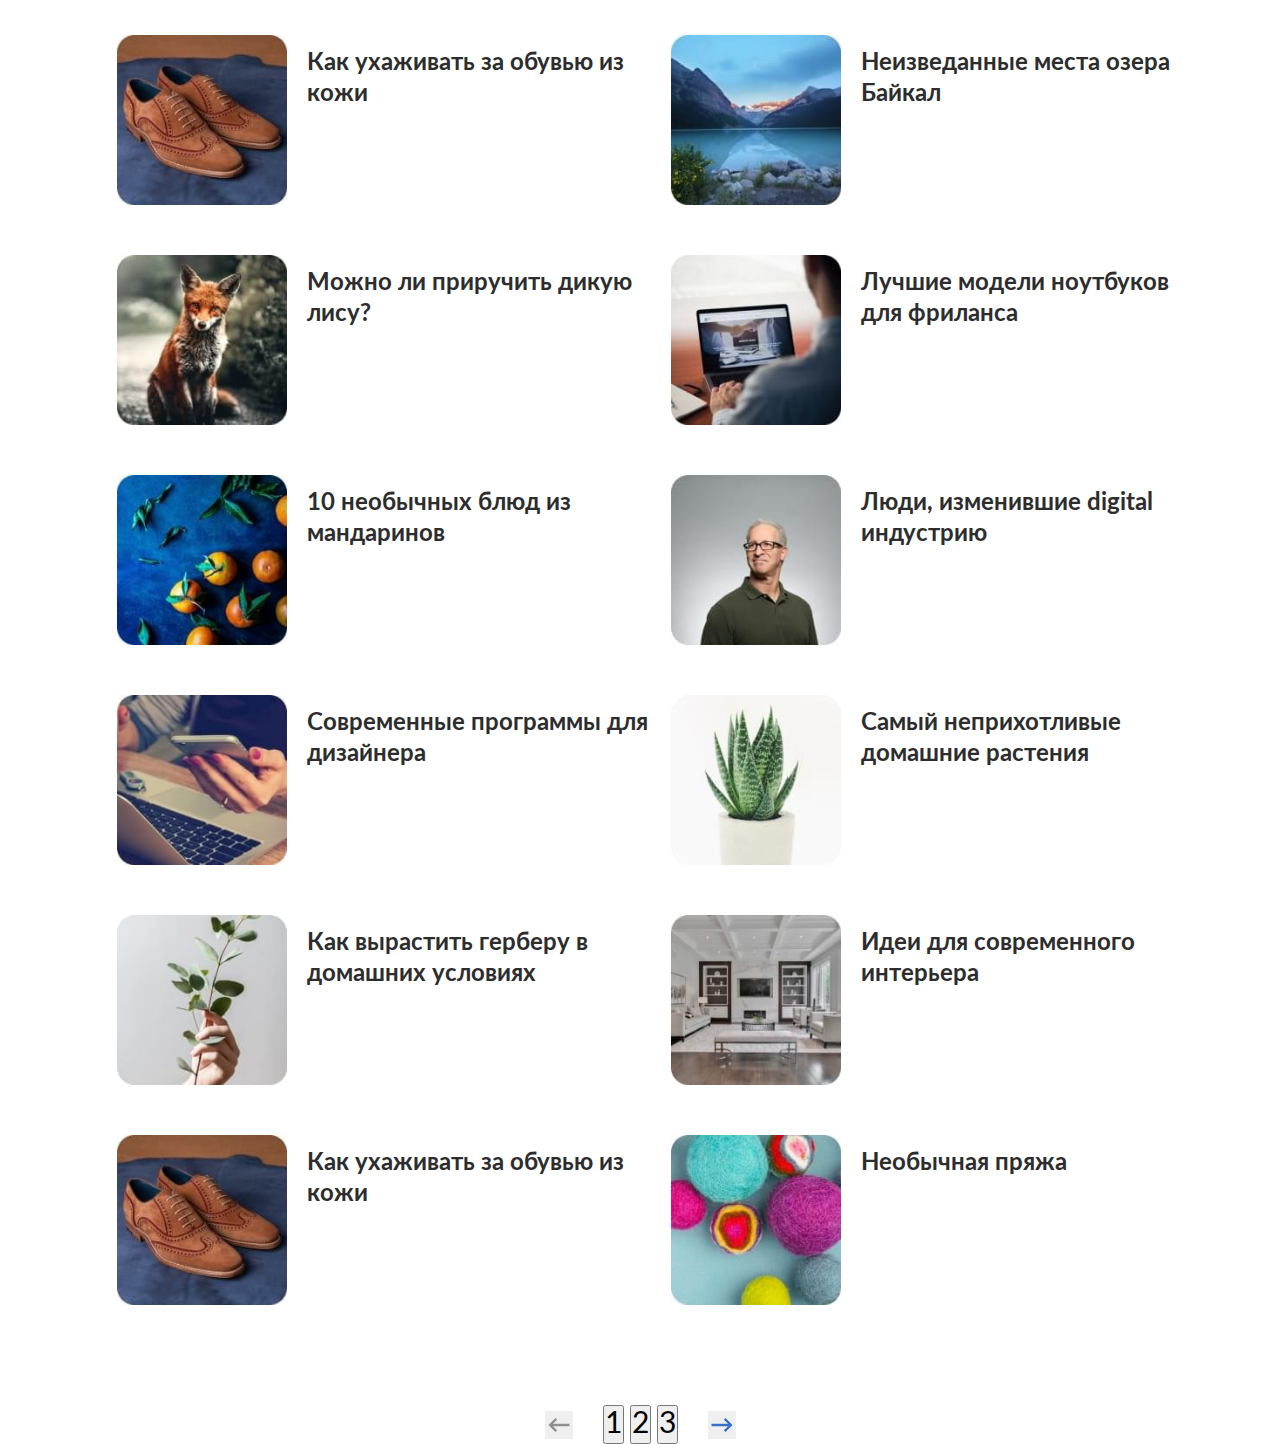
<file: blog-local.html>
<!DOCTYPE html><html lang="ru"><head><meta charset="utf-8"><meta http-equiv="X-UA-Compatible" content="IE=edge"><meta name="viewport" content="width=device-width,initial-scale=1"><title>Статьи блога</title><style>html{line-height:1.15;-webkit-text-size-adjust:100%}body{margin:0}a{background-color:transparent}img{border-style:none}::-webkit-file-upload-button{-webkit-appearance:button;font:inherit}@font-face{font-family:Lato;src:url(fonts/lato-regular.woff2) format("woff2"),url(fonts/lato-regular.woff) format("woff");font-style:normal;font-weight:400;font-display:swap}@font-face{font-family:Lato;src:url(fonts/lato-bold.woff2) format("woff2"),url(fonts/lato-bold.woff) format("woff");font-style:normal;font-weight:700;font-display:swap}html{box-sizing:border-box}*,::after,::before{box-sizing:inherit}ul{list-style:none;padding:0;margin:0}h2{margin:0}a{color:inherit;text-decoration:none}img{display:block;max-width:100%;height:auto}body{min-width:320px;min-height:100%;font-family:Lato,sans-serif;font-size:30px;line-height:1.3;color:#2d2d2d;background-color:#fff}.container{max-width:1920px;padding:0 75px;margin:0 auto}@media (max-width:1024px){.container{padding:0 42px}}@media (max-width:768px){.container{padding:0 34px}}@media (max-width:480px){.container{padding:0 20px}}.navigation__item_logo{grid-area:logo;max-width:190px;width:190px;margin-right:26px}.navigation__menu{grid-area:btn;margin-right:0}.navigation__form{margin-right:auto;grid-area:form}.icons{grid-area:icons}.icon-profile{grid-area:profile}.icon-cart{position:relative;grid-area:cart}.icon-favorite{grid-area:favorite}.item-09{grid-area:item-09}.item-10{grid-area:item-10}.item-05{grid-area:item-05}.item-06{grid-area:item-06}.item-07{grid-area:item-07}.item-08{grid-area:item-08}.item-01{grid-area:item-01}.item-02{grid-area:item-02}.item-03{grid-area:item-03}.item-04{grid-area:item-04}.blog__container{padding:35px 0 100px}@media (max-width:1400px){.blog__container{padding-left:42px}}@media (max-width:1024px){.item-01{grid-area:item-01}.item-02{grid-area:item-02}.item-03{grid-area:item-03}.item-04{grid-area:item-04}.item-05{grid-area:item-05}.item-06{grid-area:item-06}.blog__container{padding-top:25px;padding-left:0;padding-bottom:80px}}@media (max-width:768px){.blog__container{padding-top:15px;padding-bottom:50px}}.blog__list{padding:0 165px;display:grid;grid-template-columns:repeat(2,1fr);gap:50px 143px}@media (max-width:1400px){.blog__list{padding:0;gap:50px 20px}}@media (max-width:1024px){.blog__list{padding:0;gap:50px 0}}@media (max-width:768px){.blog__list{grid-template-columns:1fr;gap:20px}}@media (max-width:480px){.blog__list{gap:15px}}.blog__link{display:flex;gap:30px}@media (max-width:1400px){.blog__link{gap:20px}}@media (max-width:1024px){.blog__link{gap:10px}}@media (max-width:768px){.blog__link{gap:20px}}.item__img{width:195px;height:195px}@media (max-width:1400px){.item__img{width:170px;height:170px}}@media (max-width:1024px){.item__img{width:140px;height:140px}}.item__title{max-width:420px;width:100%;padding-top:13px;font-size:38px;font-weight:700;line-height:1.3}@media (max-width:1400px){.item__title{font-size:24px}}@media (max-width:1024px){.item__title{font-size:30px;height:140px;overflow:hidden}}@media (max-width:480px){.item__title{font-size:18px;line-height:1.2;height:140px;overflow:hidden}}</style><link rel="stylesheet" href="css/index.css" media="print" onload="this.media='all'"></head><body><section class="blog"><div class="container"><div class="blog__container"><ul class="blog__list"><li class="blog__item"><a class="blog__link" href="article.html"><img class="item__img" src="img/blog-1.jpg" alt="Превью статьи"><h2 class="item__title">Как ухаживать за обувью из кожи</h2></a></li><li class="blog__item"><a class="blog__link" href="article.html"><img class="item__img" src="img/blog-2.jpg" alt="Превью статьи"><h2 class="item__title">Неизведанные места озера Байкал</h2></a></li><li class="blog__item"><a class="blog__link" href="article.html"><img class="item__img" src="img/blog-3.jpg" alt="Превью статьи"><h2 class="item__title">Можно ли приручить дикую лису?</h2></a></li><li class="blog__item"><a class="blog__link" href="article.html"><img class="item__img" src="img/blog-4.jpg" alt="Превью статьи"><h2 class="item__title">Лучшие модели ноутбуков для фриланса</h2></a></li><li class="blog__item"><a class="blog__link" href="article.html"><img class="item__img" src="img/blog-5.jpg" alt="Превью статьи"><h2 class="item__title">10 необычных блюд из мандаринов</h2></a></li><li class="blog__item"><a class="blog__link" href="article.html"><img class="item__img" src="img/blog-6.jpg" alt="Превью статьи"><h2 class="item__title">Люди, изменившие digital индустрию</h2></a></li><li class="blog__item"><a class="blog__link" href="article.html"><img class="item__img" src="img/blog-7.jpg" alt="Превью статьи"><h2 class="item__title">Современные программы для дизайнера</h2></a></li><li class="blog__item"><a class="blog__link" href="article.html"><img class="item__img" src="img/blog-8.jpg" alt="Превью статьи"><h2 class="item__title">Самый неприхотливые домашние растения</h2></a></li><li class="blog__item"><a class="blog__link" href="article.html"><img class="item__img" src="img/blog-9.jpg" alt="Превью статьи"><h2 class="item__title">Как вырастить герберу в домашних условиях</h2></a></li><li class="blog__item"><a class="blog__link" href="article.html"><img class="item__img" src="img/blog-10.jpg" alt="Превью статьи"><h2 class="item__title">Идеи для современного интерьера</h2></a></li><li class="blog__item"><a class="blog__link" href="article.html"><img class="item__img" src="img/blog-1.jpg" alt="Превью статьи"><h2 class="item__title">Как ухаживать за обувью из кожи</h2></a></li><li class="blog__item"><a class="blog__link" href="article.html"><img class="item__img" src="img/blog-11.jpg" alt="Превью статьи"><h2 class="item__title">Необычная пряжа</h2></a></li></ul></div></div><div class="nav"><button class="nav__prev" type="button"><svg class="nav__prev_img" xmlns="http://www.w3.org/2000/svg" width="37" height="37" viewBox="0 0 37 37" fill="none"><path d="M32.375 16.9583H10.5296L16.0487 11.4237L13.875 9.25L4.625 18.5L13.875 27.75L16.0487 25.5763L10.5296 20.0417H32.375V16.9583Z" fill="#8F8F8F"/></svg></button><ul class="nav__list"><li class="nav__item"><button class="navigation__btn navigation__btn_active" data-page-number="1">1</button></li><li class="nav__item"><button class="navigation__btn" data-page-number="2">2</button></li><li class="nav__item"><button class="navigation__btn" data-page-number="3">3</button></li></ul><button class="nav__next" type="button"><svg class="nav__next_img" xmlns="http://www.w3.org/2000/svg" width="37" height="37" viewBox="0 0 37 37" fill="none"><path d="M4.625 16.9583H26.4704L20.9513 11.4237L23.125 9.25L32.375 18.5L23.125 27.75L20.9513 25.5763L26.4704 20.0417H4.625V16.9583Z" fill="#3670C7"/></svg></button></div></section></body></html>
</file>
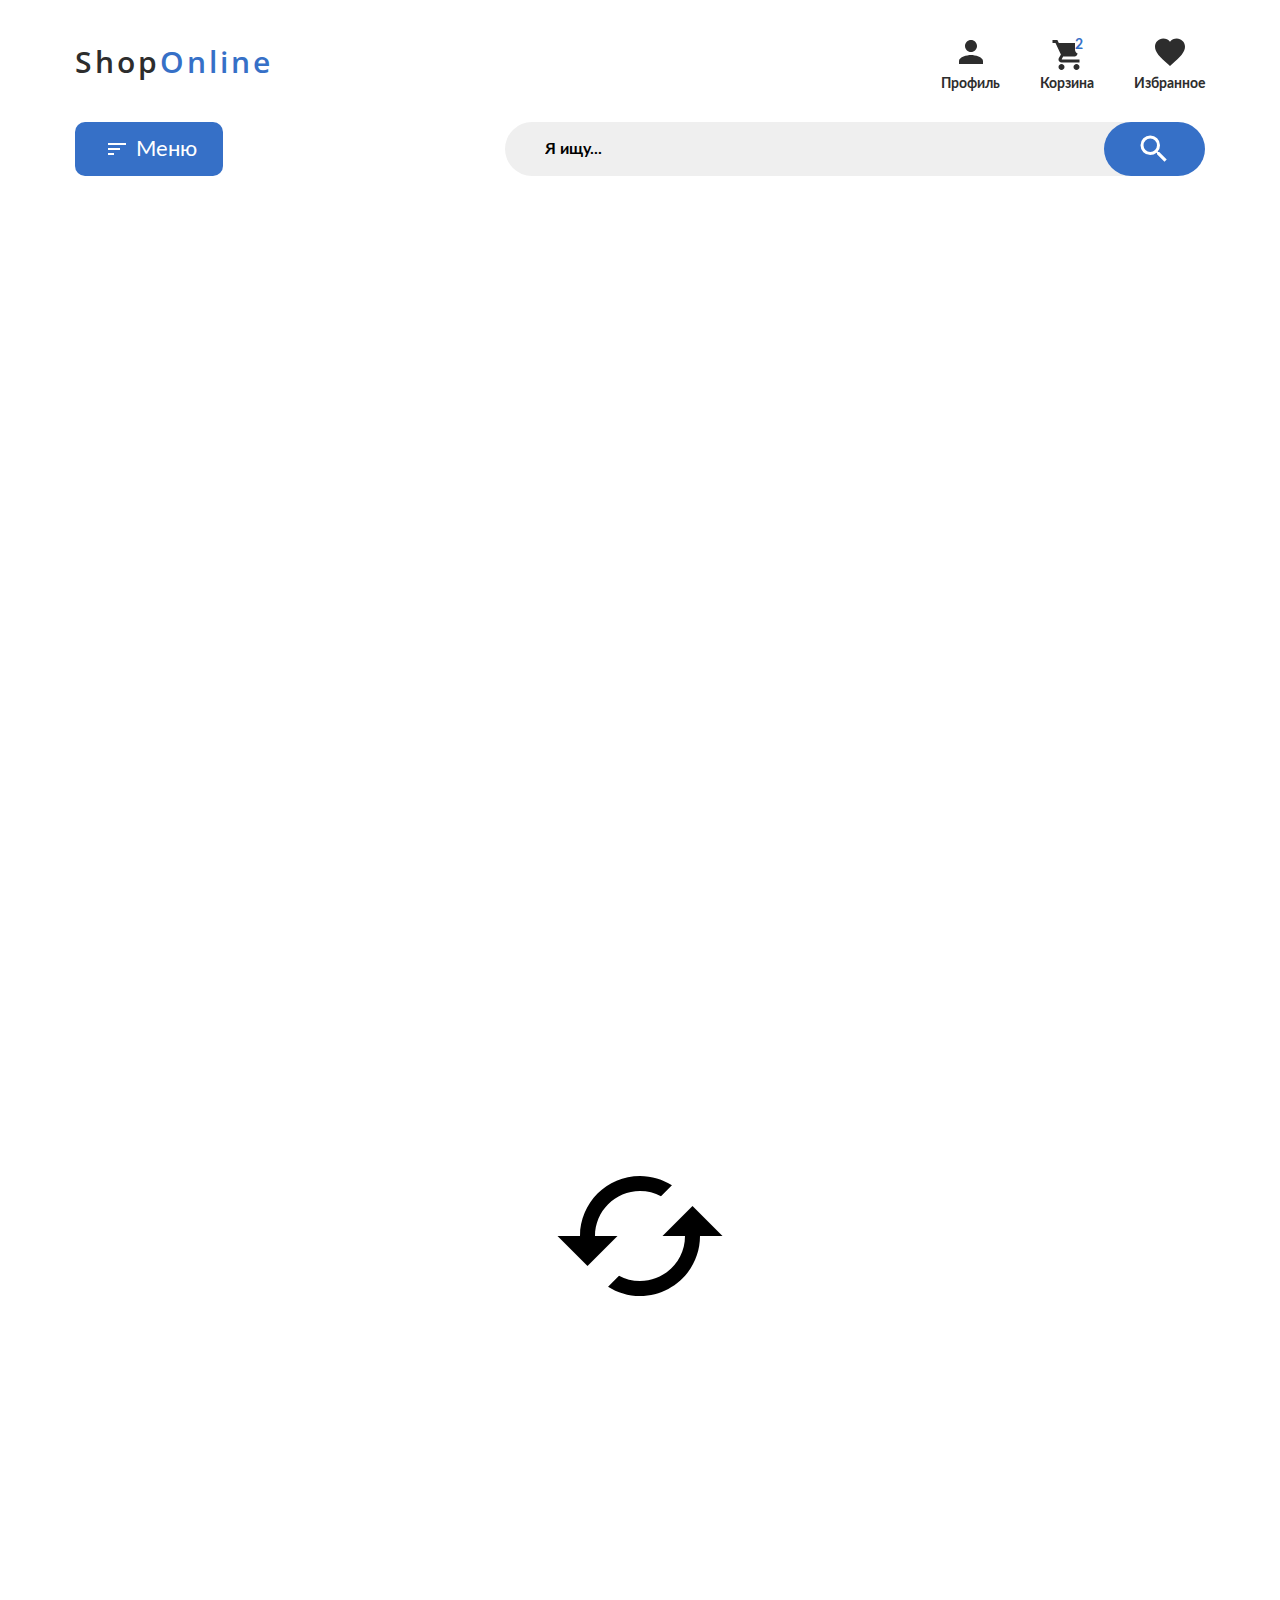
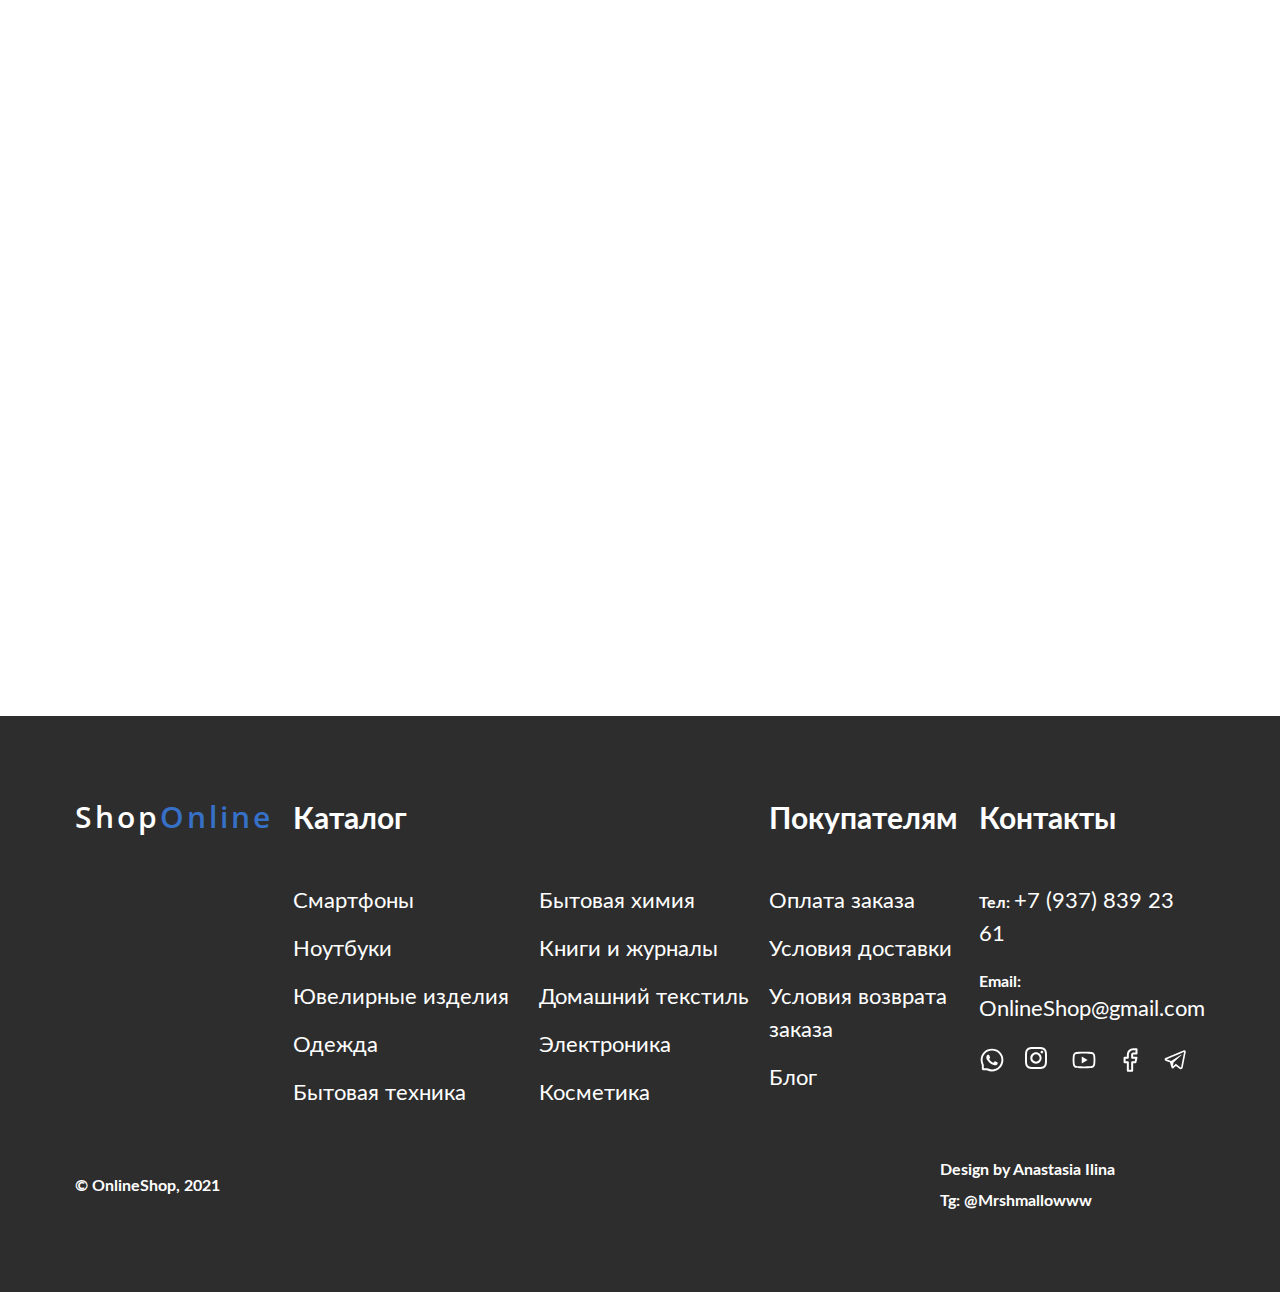
<file: blog.html>
<!DOCTYPE html><html lang="ru"><head><meta charset="utf-8"><meta http-equiv="X-UA-Compatible" content="IE=edge"><meta name="viewport" content="width=device-width,initial-scale=1"><title>Статьи блога</title><style>html{line-height:1.15;-webkit-text-size-adjust:100%}body{margin:0}main{display:block}a{background-color:transparent}button,input{font-family:inherit;font-size:100%;line-height:1.15;margin:0}button,input{overflow:visible}button{text-transform:none}[type=button],button{-webkit-appearance:button}[type=button]::-moz-focus-inner,button::-moz-focus-inner{border-style:none;padding:0}[type=button]:-moz-focusring,button:-moz-focusring{outline:ButtonText dotted 1px}::-webkit-file-upload-button{-webkit-appearance:button;font:inherit}@font-face{font-family:"Open Sans";src:url(fonts/opensans-regular.woff2) format("woff2"),url(fonts/opensans-regular.woff) format("woff");font-style:normal;font-weight:400;font-display:swap}@font-face{font-family:"Open Sans";src:url(fonts/opensans-bold.woff2) format("woff2"),url(fonts/opensans-bold.woff) format("woff");font-style:normal;font-weight:700;font-display:swap}@font-face{font-family:Lato;src:url(fonts/lato-regular.woff2) format("woff2"),url(fonts/lato-regular.woff) format("woff");font-style:normal;font-weight:400;font-display:swap}@font-face{font-family:Lato;src:url(fonts/lato-bold.woff2) format("woff2"),url(fonts/lato-bold.woff) format("woff");font-style:normal;font-weight:700;font-display:swap}html{box-sizing:border-box}*,::after,::before{box-sizing:inherit}ul{list-style:none;padding:0;margin:0}h3,p{margin:0}a{color:inherit;text-decoration:none}svg{display:block;max-width:100%;height:auto}button{padding:0;margin:0}body{min-width:320px;min-height:100%;font-family:Lato,sans-serif;font-size:30px;line-height:1.3;color:#2d2d2d;background-color:#fff}.container{max-width:1920px;padding:0 75px;margin:0 auto}.btn{display:block;margin:0 auto;font-size:22px;font-weight:400;line-height:33px;color:#fff;border-radius:10px;background-color:#3670c7;border:0}@media (max-width:1024px){.container{padding:0 42px}}@media (max-width:768px){.container{padding:0 34px}}@media (max-width:480px){.container{padding:0 20px}}.header__container{padding-top:27px;padding-bottom:45px}.navigation__list{display:grid;grid-template-columns:repeat(auto-fit,minmax(max-content,190px)) repeat(auto-fit,minmax(max-content,151px)) repeat(auto-fit,minmax(max-content,770px)) repeat(auto-fit,minmax(max-content,354px));grid-template-rows:61px;grid-template-areas:"logo btn form icons";align-items:center;justify-content:space-between}.navigation__item_logo{grid-area:logo;max-width:190px;width:190px;margin-right:26px}.navigation__logo{font-family:"Open Sans",sans-serif;font-weight:700;font-size:30px;line-height:41px;letter-spacing:3px}.navigation__logo span{color:#3670c7}.navigation__menu{grid-area:btn;margin-right:0}.navigation__menu-btn{display:block;position:relative;max-width:151px;padding-left:61px;padding-right:26px;height:54px;font-size:22px;line-height:33px}.navigation__menu-btn:after{position:absolute;content:"";top:15px;left:30px;bottom:0;right:0;background-image:url(img/close-menu-btn.svg);background-repeat:no-repeat}.navigation__form{margin-right:auto;grid-area:form}.close-btn:after{background-image:url(img/menu-btn.svg);background-repeat:no-repeat}.form{display:flex;align-items:center}.form__input{display:block;margin-top:-5px;max-width:770px;width:770px;height:54px;font-size:16px;font-weight:700;line-height:21px;border:none;padding-left:40px;border-radius:30px;background-color:#efefef}.form__btn{margin-left:-100px;margin-bottom:5px;position:relative;width:101px;height:54px;background-color:#3670c7;border-radius:30px;border:none}.form__btn:after{content:"";position:absolute;background-image:url(img/search.svg);background-repeat:no-repeat;top:9px;left:32px;right:0;bottom:0}.icons{grid-area:icons}.icons__list{display:grid;grid-template-areas:"profile cart favorite";align-items:end;gap:70px;font-size:16px;font-weight:700;line-height:21px}.icons__item{display:flex;flex-direction:column;align-items:center;gap:4px}.icon-profile{grid-area:profile}.icon-cart{position:relative;grid-area:cart}.icon-cart:after{position:absolute;content:"2";left:35px;top:-4px;color:#3670c7;width:9px;height:18px;background-color:#fff;font-size:14px;font-weight:700;line-height:18px;border-radius:5px}.icon-favorite{grid-area:favorite}@media (max-width:1600px){.navigation__item_logo{margin-right:0}.navigation__form{max-width:600px}.icons__list{gap:50px}.form__btn{padding-left:65px;padding-right:35px}}@media (max-width:1440px){.navigation__list{gap:0}.navigation__item_logo{font-size:26px}.navigation__form{max-width:400px}.icons__list{font-size:14px;gap:10px}}@media (max-width:1280px){.header__container{padding-top:34px;padding-bottom:30px}.navigation__list{grid-template-columns:repeat(auto-fit,minmax(max-content,190px)) repeat(auto-fit,minmax(max-content,294px)) repeat(auto-fit,minmax(max-content,151px)) repeat(auto-fit,minmax(max-content,700px));grid-template-rows:54px 54px;grid-template-areas:"logo icons" "btn form";gap:34px 0}.navigation__item{max-height:54px}.navigation__menu{justify-self:start}.navigation__form{max-width:700px}.form__btn{margin-left:-92px}.icons{justify-self:end}.icons__list{gap:0 40px}}@media (max-width:980px){.navigation__form{max-width:540px}.navigation__menu-btn{max-width:115px;padding-left:45px;font-size:18px}.navigation__menu-btn:after{top:13px;left:15px}}@media (max-width:800px){.header__container{padding-top:25px;padding-bottom:25px}.navigation__list{gap:30px 0}.navigation__item{max-height:42px}.navigation__item_logo{max-width:165px;font-size:26px;line-height:35px}.navigation__menu{max-width:115px;justify-self:start}.navigation__menu-btn{font-size:16px;line-height:24px}.navigation__form{justify-self:start;width:60vw}.form__input{font-size:12px;line-height:16px;padding-left:30px}.icons{width:50vw;justify-self:end}.icons__list{font-size:12px;line-height:16px;gap:0;margin-left:calc(50vw - 200px)}}@media (max-width:530px){.navigation__list{gap:20px 0}.navigation__form{justify-self:start;width:50vw}.icons{width:40vw}.icons__list{margin-left:calc(40vw - 200px)}}@media (max-width:480px){.header__container{padding-top:20px;padding-bottom:20px}.navigation__list{grid-template-columns:repeat(auto-fit,minmax(max-content,114px)) repeat(auto-fit,minmax(max-content,79px)) repeat(auto-fit,minmax(max-content,130px)) repeat(auto-fit,minmax(max-content,280px));grid-template-rows:61px 61px 61px;grid-template-areas:"logo ." "btn icons" "form .";justify-content:start}.navigation__item{max-height:30px}.navigation__item_logo{max-width:114px;font-size:18px;line-height:35px}.navigation__menu-btn{width:79px;height:30px;padding-left:35px;font-size:12px;border-radius:4px}.navigation__menu-btn:after{top:0;left:-50px;background-position:center;background-size:14px 14px}.navigation__form{width:calc(91vw - 78px)}.form__input{height:30px;font-size:8px}.form__btn{height:30px;max-width:60px;width:60px;left:67px;padding-left:20px;padding-right:20px}.form__btn:after{top:-2px;left:3px;background-position:center;background-size:20px 20px}.icons{max-width:30vw;justify-self:start;margin-left:calc(-28vw + 60px)}.icons__list{gap:20px;justify-content:end;align-items:center}.icons__item{max-width:30px;height:30px}.icon-cart:after{left:30px}.icon-profile__svg{width:30px;height:30px}.icon-cart__svg{width:25px;height:25px}.icons__item p{display:none}}.menu{opacity:0;height:0;overflow:hidden;padding-top:30px;color:#2d2d2d}.menu__wrap{display:flex}.menu__catalog{max-width:480px;margin-right:98px}.menu__customers{max-width:307px;margin-right:127px}.menu__contacts{max-width:380px}.contacts__info a{font-size:22px;font-weight:400;line-height:33px;margin-bottom:21px}.inner__list{display:none;padding-left:10px;color:#525252}@media (max-width:1600px){.menu__catalog{margin-right:50px}.menu__customers{margin-right:50px}}@media (max-width:1400px){.menu__catalog{margin-right:30px}.menu__customers{margin-right:30px}}@media (max-width:1280px){.catalog__title,.contacts__title,.customers__title{font-size:30px}.menu__catalog{margin-right:20px}.menu__customers{margin-right:20px}}@media (max-width:1200px){.catalog__title,.contacts__title,.customers__title{font-size:27px;line-height:30px}.catalog__list{font-size:16px}.customers__list{font-size:16px}.contacts__info a{font-size:16px}}@media (max-width:1024px){.menu__wrap{flex-wrap:wrap;gap:60px 20px}.catalog__title{font-size:38px;line-height:42px;margin-bottom:40px}.catalog__list{grid-template-columns:max-content;gap:15px 30px;font-size:22px;line-height:33px}.customers__title{font-size:38px;line-height:42px}.customers__list{font-size:22px;line-height:33px}.contacts__title{font-size:38px;line-height:42px}.contacts__info a{font-size:22px;line-height:33px}}@media (max-width:920px){.catalog__title{font-size:30px;line-height:41px}.catalog__list{font-size:18px;line-height:25px}.customers__title{font-size:30px;line-height:41px}.customers__list{font-size:18px;line-height:25px}.contacts__title{font-size:30px;line-height:41px}.contacts__info a{font-size:18px}}@media (max-width:768px){.catalog__title{font-size:26px;line-height:34px}.catalog__list{font-size:16px;line-height:24px}.customers__title{font-size:26px;line-height:34px}.customers__list{font-size:16px;line-height:24px}.contacts__title{font-size:26px;line-height:34px}.contacts__info{font-size:12px;line-height:16px}}@media (max-width:660px){.menu__wrap{flex-wrap:wrap}.menu__contacts{width:600px;margin:0 auto;text-align:center;padding-top:20px}.menu__customers{width:40%;margin:0 auto;text-align:center;padding-top:20px}.menu__customers:after{width:100%}}@media (max-width:425px){.menu__wrap{flex-direction:column;align-items:center}.menu__catalog{text-align:center}.menu__customers{padding-top:0}.catalog__title{margin-bottom:20px}.catalog__list{margin-bottom:20px}.customers__title{margin-bottom:20px}.contacts__title{margin-bottom:20px}.contacts__info{margin-bottom:10px}}@media (max-width:375px){.catalog__title{font-size:20px;line-height:26px}.catalog__list{font-size:12px;line-height:14px}.customers__title{font-size:20px;line-height:26px}.customers__list{font-size:12px;line-height:14px}.contacts__title{font-size:20px;line-height:26px}.contacts__info{font-size:10px;line-height:13px}}.item-09{grid-area:item-09}.item-10{grid-area:item-10}.item-05{grid-area:item-05}.item-06{grid-area:item-06}.item-07{grid-area:item-07}.item-08{grid-area:item-08}.footer{padding-top:80px;color:#fff}.footer-container{padding-top:80px;padding-bottom:80px;background-color:#2d2d2d}.footer__wrap{display:flex;margin-bottom:50px}.footer__logo{margin-right:118px;font-family:"Open Sans",sans-serif;font-size:30px;font-weight:700;line-height:41px;letter-spacing:3px}.footer__logo span{color:#3670c7}.footer__catalog{max-width:480px;margin-right:98px}.footer__customers{max-width:307px;margin-right:127px}.footer__contacts{max-width:280px}.footer__copyright-wrap{max-width:1410px;font-size:16px;font-weight:700;line-height:21px;display:flex;justify-content:space-between;align-items:center}.catalog__title{font-size:38px;font-weight:700;line-height:49px;margin-bottom:40px}.catalog__list{display:grid;grid-template-columns:max-content max-content;gap:15px 30px;font-size:22px;line-height:33px}.customers__title{font-size:38px;font-weight:700;line-height:49px;margin-bottom:40px}.customers__list{display:flex;flex-direction:column;gap:15px;font-size:22px;line-height:33px}.contacts__title{font-size:38px;font-weight:700;line-height:49px;margin-bottom:40px}.contacts__info{font-size:16px;font-weight:700;line-height:21px;margin-bottom:21px}.social__list{display:flex;gap:20px}.social__item{width:26px;height:26px}.author__designer{margin-bottom:10px}@media (max-width:1600px){.footer__logo{margin-right:80px}.footer__catalog{margin-right:50px}.footer__customers{margin-right:50px}.footer__copyright-wrap{max-width:1250px}}@media (max-width:1400px){.footer__logo{margin-right:60px}.footer__catalog{margin-right:30px}.footer__customers{margin-right:30px}.footer__copyright-wrap{max-width:1192px}}@media (max-width:1280px){.catalog__title,.contacts__title,.customers__title,.footer__logo{font-size:30px}.footer__logo{margin-right:20px}.footer__catalog{margin-right:20px}.footer__customers{margin-right:20px}.footer__copyright-wrap{max-width:1040px}}@media (max-width:1200px){.catalog__title,.contacts__title,.customers__title,.footer__logo{font-size:27px;line-height:30px}.catalog__list{font-size:16px}.customers__list{font-size:16px}.footer__copyright-wrap{max-width:840px}.social__list{gap:10px}}@media (max-width:1024px){.footer__wrap{flex-wrap:wrap;gap:60px 20px}.footer__logo{width:100%;font-size:30px}.catalog__title{font-size:38px;line-height:42px;margin-bottom:40px}.catalog__list{grid-template-columns:max-content;gap:15px 30px;font-size:22px;line-height:33px}.customers__title{font-size:38px;line-height:42px}.customers__list{font-size:22px;line-height:33px}.contacts__title{font-size:38px;line-height:42px}.contacts__info{font-size:22px;line-height:33px}}@media (max-width:920px){.footer__logo{font-size:27px}.catalog__title{font-size:30px;line-height:41px}.catalog__list{font-size:18px;line-height:25px}.customers__title{font-size:30px;line-height:41px}.customers__list{font-size:18px;line-height:25px}.contacts__title{font-size:30px;line-height:41px}.contacts__info{font-size:14px}}@media (max-width:768px){.footer__logo{font-size:24px}.catalog__title{font-size:26px;line-height:34px}.catalog__list{font-size:16px;line-height:24px}.customers__title{font-size:26px;line-height:34px}.customers__list{font-size:16px;line-height:24px}.contacts__title{font-size:26px;line-height:34px}.contacts__info{font-size:12px;line-height:16px}}@media (max-width:660px){.footer__wrap{flex-wrap:wrap}.footer__contacts{width:600px;margin:0 auto;text-align:center;padding-top:20px}.footer__customers{width:40%;margin:0 auto;text-align:center;padding-top:20px}.footer__customers:after{width:100%}.footer__copyright-wrap{max-width:540px}.social__list{justify-content:center}}@media (max-width:425px){.footer-container{padding-top:40px}.footer__logo{margin-bottom:20px}.footer__wrap{flex-direction:column;align-items:center}.footer__catalog{text-align:center}.footer__customers{padding-top:0}.footer__copyright-wrap{max-width:400px}.catalog__title{margin-bottom:20px}.catalog__list{margin-bottom:20px}.customers__title{margin-bottom:20px}.contacts__title{margin-bottom:20px}.contacts__info{margin-bottom:10px}.social__list{justify-content:center}.author__designer{margin-bottom:0}}@media (max-width:375px){.footer__logo{font-size:20px;line-height:27px}.footer__copyright-wrap{font-size:10px;line-height:13px}.catalog__title{font-size:20px;line-height:26px}.catalog__list{font-size:12px;line-height:14px}.customers__title{font-size:20px;line-height:26px}.customers__list{font-size:12px;line-height:14px}.contacts__title{font-size:20px;line-height:26px}.contacts__info{font-size:10px;line-height:13px}}.item-01{grid-area:item-01}.item-02{grid-area:item-02}.item-03{grid-area:item-03}.item-04{grid-area:item-04}@media (max-width:1024px){.item-01{grid-area:item-01}.item-02{grid-area:item-02}.item-03{grid-area:item-03}.item-04{grid-area:item-04}.item-05{grid-area:item-05}.item-06{grid-area:item-06}}</style><link rel="stylesheet" href="css/index.css" media="print" onload="this.media='all'"><script src="js/blog.min.js" type="module"></script></head><body><header class="header"><div class="container header__container"><nav class="navigation"><ul class="navigation__list"><li class="navigation__item navigation__item_logo"><p class="navigation__logo">Shop<span>Online</span></p></li><li class="navigation__item navigation__menu"><button class="navigation__menu-btn btn close-btn" type="button">Меню</button></li><li class="navigation__item navigation__form"><form class="form"><label for="search"></label> <input class="form__input" type="text" name="search" id="search" value="Я ищу..."> <button class="form__btn" type="button" aria-label="Поиск"></button></form></li><li class="navigation__item icons"><ul class="icons__list"><li class="icons__item icon-profile" tabindex="0"><svg class="icon-profile__svg" xmlns="http://www.w3.org/2000/svg" width="36" height="36" viewBox="0 0 36 36" fill="none"><g clip-path="url(#clip0_4301_122)"><path d="M18 18C21.315 18 24 15.315 24 12C24 8.685 21.315 6 18 6C14.685 6 12 8.685 12 12C12 15.315 14.685 18 18 18ZM18 21C13.995 21 6 23.01 6 27V30H30V27C30 23.01 22.005 21 18 21Z" fill="#2D2D2D"/></g><defs><rect width="36" height="36" fill="white"/></defs></svg><p>Профиль</p></li><li class="icons__item icon-cart" tabindex="0"><svg class="icon-cart__svg" xmlns="http://www.w3.org/2000/svg" width="31" height="30" viewBox="0 0 31 30" fill="none"><path d="M9.5 24C7.85 24 6.515 25.35 6.515 27C6.515 28.65 7.85 30 9.5 30C11.15 30 12.5 28.65 12.5 27C12.5 25.35 11.15 24 9.5 24ZM0.5 0V3H3.5L8.9 14.385L6.875 18.06C6.635 18.48 6.5 18.975 6.5 19.5C6.5 21.15 7.85 22.5 9.5 22.5H27.5V19.5H10.13C9.92 19.5 9.755 19.335 9.755 19.125L9.8 18.945L11.15 16.5H22.325C23.45 16.5 24.44 15.885 24.95 14.955L30.32 5.22C30.44 5.01 30.5 4.755 30.5 4.5C30.5 3.675 29.825 3 29 3H6.815L5.405 0H0.5ZM24.5 24C22.85 24 21.515 25.35 21.515 27C21.515 28.65 22.85 30 24.5 30C26.15 30 27.5 28.65 27.5 27C27.5 25.35 26.15 24 24.5 24Z" fill="#2D2D2D"/></svg><p>Корзина</p></li><li class="icons__item icon-favorite" tabindex="0"><svg class="icon-favorite__svg" xmlns="http://www.w3.org/2000/svg" width="36" height="36" viewBox="0 0 36 36" fill="none"><g clip-path="url(#clip0_4301_135)"><path d="M18 32.025L15.825 30.045C8.1 23.04 3 18.42 3 12.75C3 8.13 6.63 4.5 11.25 4.5C13.86 4.5 16.365 5.715 18 7.635C19.635 5.715 22.14 4.5 24.75 4.5C29.37 4.5 33 8.13 33 12.75C33 18.42 27.9 23.04 20.175 30.06L18 32.025Z" fill="#2D2D2D"/></g><defs><rect width="36" height="36" fill="white"/></defs></svg><p>Избранное</p></li></ul></li></ul><div class="menu"><div class="menu__wrap"><div class="menu__catalog catalog" tabindex="0"><h3 class="catalog__title">Каталог</h3><ul class="catalog__list"><li class="catalog__item">Смартфоны<ul class="inner__list"><li><a href="#">Смартфоны</a></li></ul></li><li class="catalog__item"><a href="#">Бытовая химия</a></li><li class="catalog__item">Ноутбуки<ul class="inner__list"><li><a href="notebooks-asus.html">ASUS</a></li><li><a href="notebooks-samsung.html">Samsung</a></li></ul></li><li class="catalog__item"><a href="#">Книги и журналы</a></li><li class="catalog__item"><a href="#">Ювелирные изделия</a></li><li class="catalog__item"><a href="#">Домашний текстиль</a></li><li class="catalog__item"><a href="#">Одежда</a></li><li class="catalog__item"><a href="#">Электроника</a></li><li class="catalog__item"><a href="#">Бытовая техника</a></li><li class="catalog__item"><a href="#">Косметика</a></li></ul></div><div class="menu__customers customers" tabindex="0"><h3 class="customers__title">Покупателям</h3><ul class="customers__list"><li class="customers__item"><a href="#">Оплата заказа</a></li><li class="customers__item">Условия доставки<ul class="inner__list"><li><a href="delivery-post.html">По почте</a></li><li><a href="delivery-courier.html">Курьером</a></li></ul></li><li class="customers__item"><a href="#">Условия возврата заказа</a></li><li class="customers__item"><a href="blog.html">Блог</a></li></ul></div><div class="menu__contacts contacts" tabindex="0"><h3 class="contacts__title">Связаться с нами</h3><p class="contacts__info"><a href="#">Контакты</a></p></div></div></div></nav></div></header><main></main><footer class="footer"><div class="container footer-container"><div class="footer__wrap"><p class="footer__logo">Shop<span>Online</span></p><div class="footer__catalog catalog" tabindex="0"><h3 class="catalog__title">Каталог</h3><ul class="catalog__list"><li class="catalog__item"><a href="#">Смартфоны</a></li><li class="catalog__item"><a href="#">Бытовая химия</a></li><li class="catalog__item"><a href="#">Ноутбуки</a></li><li class="catalog__item"><a href="#">Книги и журналы</a></li><li class="catalog__item"><a href="#">Ювелирные изделия</a></li><li class="catalog__item"><a href="#">Домашний текстиль</a></li><li class="catalog__item"><a href="#">Одежда</a></li><li class="catalog__item"><a href="#">Электроника</a></li><li class="catalog__item"><a href="#">Бытовая техника</a></li><li class="catalog__item"><a href="#">Косметика</a></li></ul></div><div class="footer__customers customers" tabindex="0"><h3 class="customers__title">Покупателям</h3><ul class="customers__list"><li class="customers__item"><a href="#">Оплата заказа</a></li><li class="customers__item"><a href="#">Условия доставки</a></li><li class="customers__item"><a href="#">Условия возврата заказа</a></li><li class="customers__item"><a href="#">Блог</a></li></ul></div><div class="footer__contacts contacts" tabindex="0"><h3 class="contacts__title">Контакты</h3><p class="contacts__info">Тел: <a href="tel:+79378392361">+7 (937) 839 23 61</a></p><p class="contacts__info">Email: <a href="mailto:OnlineShop@gmail.com">OnlineShop@gmail.com</a></p><ul class="social__list social"><li class="social__item"><a class="social__whats-app" href="#"><svg width="26" height="26" viewBox="0 0 26 26" fill="none" xmlns="http://www.w3.org/2000/svg"><title>Ватсап</title><path d="M18.1162 15.2318C17.8395 15.0896 16.4608 14.4143 16.2043 14.3229C15.9479 14.2264 15.76 14.1807 15.5746 14.465C15.3867 14.7469 14.8535 15.374 14.686 15.5645C14.5235 15.7523 14.3584 15.7752 14.0817 15.6355C12.4363 14.8129 11.3572 14.168 10.2731 12.3068C9.98616 11.8117 10.56 11.8473 11.0957 10.7783C11.1871 10.5904 11.1414 10.4305 11.0703 10.2883C10.9992 10.1461 10.4406 8.76992 10.2071 8.20879C9.98108 7.66289 9.74748 7.73906 9.57737 7.72891C9.41487 7.71875 9.22952 7.71875 9.04163 7.71875C8.85373 7.71875 8.55159 7.78984 8.29514 8.0666C8.0387 8.34844 7.31506 9.02637 7.31506 10.4025C7.31506 11.7787 8.31799 13.1117 8.4551 13.2996C8.59729 13.4875 10.428 16.3109 13.2387 17.5271C15.016 18.2939 15.7117 18.36 16.6004 18.2279C17.1412 18.1467 18.2559 17.5525 18.4869 16.8949C18.718 16.2398 18.718 15.6787 18.6494 15.5619C18.5809 15.4375 18.393 15.3664 18.1162 15.2318Z" fill="white"/><path d="M23.4914 8.59219C22.9176 7.22871 22.0949 6.00488 21.0463 4.95371C19.9977 3.90508 18.7738 3.07988 17.4078 2.50859C16.0113 1.92207 14.5285 1.625 13 1.625H12.9492C11.4106 1.63262 9.92014 1.9373 8.51858 2.53652C7.16526 3.11543 5.95158 3.93809 4.91311 4.98672C3.87463 6.03535 3.05959 7.2541 2.49592 8.6125C1.91194 10.0191 1.6174 11.5146 1.62502 13.0533C1.63264 14.8154 2.05412 16.5648 2.84377 18.1289V21.9883C2.84377 22.6332 3.36682 23.1562 4.01174 23.1562H7.87365C9.43772 23.9459 11.1871 24.3674 12.9492 24.375H13.0026C14.5235 24.375 15.9987 24.0805 17.3875 23.5041C18.7459 22.9379 19.9672 22.1254 21.0133 21.0869C22.0619 20.0484 22.8871 18.8348 23.4635 17.4814C24.0627 16.0799 24.3674 14.5895 24.375 13.0508C24.3826 11.5045 24.083 10.0039 23.4914 8.59219ZM19.6549 19.7133C17.875 21.4754 15.5137 22.4453 13 22.4453H12.9569C11.4258 22.4377 9.9049 22.0568 8.56174 21.3408L8.34846 21.2266H4.77346V17.6516L4.6592 17.4383C3.94319 16.0951 3.56233 14.5742 3.55471 13.0432C3.54455 10.5117 4.51194 8.13516 6.28674 6.34512C8.05901 4.55508 10.428 3.56484 12.9594 3.55469H13.0026C14.2721 3.55469 15.5035 3.80098 16.6639 4.28848C17.7963 4.76328 18.8119 5.44629 19.6854 6.31973C20.5563 7.19062 21.2418 8.20879 21.7166 9.34121C22.2092 10.5143 22.4555 11.7584 22.4504 13.0432C22.4352 15.5721 21.4424 17.941 19.6549 19.7133Z" fill="white"/></svg></a></li><li class="social__item"><a class="social__instagram" href="#"><svg width="22" height="22" viewBox="0 0 22 22" fill="none" xmlns="http://www.w3.org/2000/svg"><title>instagram</title><path d="M11 0C8.01488 0 7.6395 0.01375 6.46663 0.066C5.29375 0.121 4.49487 0.30525 3.795 0.5775C3.06088 0.853626 2.39593 1.28676 1.84663 1.84663C1.2871 2.39621 0.854023 3.06108 0.5775 3.795C0.30525 4.4935 0.119625 5.29375 0.066 6.4625C0.01375 7.63812 0 8.01213 0 11.0014C0 13.9879 0.01375 14.3619 0.066 15.5347C0.121 16.7063 0.30525 17.5051 0.5775 18.205C0.859375 18.9282 1.23475 19.5415 1.84663 20.1534C2.45713 20.7652 3.07037 21.142 3.79363 21.4225C4.49487 21.6947 5.29238 21.8804 6.46388 21.934C7.63813 21.9862 8.01213 22 11 22C13.9879 22 14.3605 21.9862 15.5347 21.934C16.7049 21.879 17.5065 21.6947 18.2064 21.4225C18.94 21.1462 19.6045 20.7131 20.1534 20.1534C20.7652 19.5415 21.1406 18.9282 21.4225 18.205C21.6934 17.5051 21.879 16.7063 21.934 15.5347C21.9862 14.3619 22 13.9879 22 11C22 8.01213 21.9862 7.63813 21.934 6.46388C21.879 5.29375 21.6934 4.4935 21.4225 3.795C21.146 3.06106 20.7129 2.39618 20.1534 1.84663C19.6042 1.28655 18.9392 0.853387 18.205 0.5775C17.5037 0.30525 16.7035 0.119625 15.5334 0.066C14.3591 0.01375 13.9865 0 10.9973 0H11.0014H11ZM10.0141 1.98275H11.0014C13.9384 1.98275 14.2863 1.99238 15.4454 2.046C16.5179 2.09413 17.1009 2.27425 17.4886 2.42412C18.0015 2.6235 18.3686 2.86275 18.7536 3.24775C19.1386 3.63275 19.3765 3.9985 19.5759 4.51275C19.7271 4.89913 19.9059 5.48213 19.954 6.55463C20.0076 7.71375 20.0186 8.06163 20.0186 10.9973C20.0186 13.9329 20.0076 14.2821 19.954 15.4412C19.9059 16.5138 19.7257 17.0954 19.5759 17.4831C19.3995 17.9607 19.118 18.3926 18.7522 18.7467C18.3672 19.1318 18.0015 19.3696 17.4873 19.569C17.1023 19.7203 16.5192 19.899 15.4454 19.9485C14.2863 20.0007 13.9384 20.0131 11.0014 20.0131C8.06438 20.0131 7.71513 20.0007 6.556 19.9485C5.4835 19.899 4.90188 19.7203 4.51412 19.569C4.03631 19.3929 3.60405 19.1119 3.24913 18.7467C2.88303 18.392 2.60112 17.9598 2.42412 17.4818C2.27425 17.0954 2.09413 16.5124 2.046 15.4399C1.99375 14.2808 1.98275 13.9329 1.98275 10.9945C1.98275 8.0575 1.99375 7.711 2.046 6.55187C2.0955 5.47937 2.27425 4.89638 2.4255 4.50863C2.62488 3.99575 2.86412 3.62862 3.24913 3.24362C3.63412 2.85862 3.99988 2.62075 4.51412 2.42138C4.90188 2.27013 5.4835 2.09138 6.556 2.04188C7.57075 1.99513 7.964 1.98138 10.0141 1.98V1.98275ZM16.8726 3.80875C16.6993 3.80875 16.5276 3.84289 16.3675 3.90923C16.2073 3.97557 16.0618 4.0728 15.9392 4.19537C15.8167 4.31794 15.7194 4.46346 15.6531 4.62361C15.5868 4.78376 15.5526 4.95541 15.5526 5.12875C15.5526 5.30209 15.5868 5.47374 15.6531 5.63389C15.7194 5.79404 15.8167 5.93956 15.9392 6.06213C16.0618 6.1847 16.2073 6.28193 16.3675 6.34827C16.5276 6.41461 16.6993 6.44875 16.8726 6.44875C17.2227 6.44875 17.5585 6.30968 17.806 6.06213C18.0536 5.81458 18.1926 5.47884 18.1926 5.12875C18.1926 4.77866 18.0536 4.44292 17.806 4.19537C17.5585 3.94782 17.2227 3.80875 16.8726 3.80875ZM11.0014 5.3515C10.2521 5.33981 9.50798 5.47729 8.81234 5.75594C8.11671 6.0346 7.48346 6.44885 6.94946 6.97458C6.41546 7.50032 5.99138 8.12703 5.70191 8.81823C5.41244 9.50944 5.26336 10.2513 5.26336 11.0007C5.26336 11.7501 5.41244 12.4919 5.70191 13.1831C5.99138 13.8743 6.41546 14.5011 6.94946 15.0268C7.48346 15.5525 8.11671 15.9668 8.81234 16.2454C9.50798 16.5241 10.2521 16.6616 11.0014 16.6499C12.4844 16.6267 13.8988 16.0214 14.9393 14.9645C15.9799 13.9076 16.5631 12.4839 16.5631 11.0007C16.5631 9.51751 15.9799 8.09382 14.9393 7.03691C13.8988 5.97999 12.4844 5.37464 11.0014 5.3515ZM11.0014 7.33288C11.974 7.33288 12.9067 7.71923 13.5944 8.40695C14.2821 9.09467 14.6685 10.0274 14.6685 11C14.6685 11.9726 14.2821 12.9053 13.5944 13.593C12.9067 14.2808 11.974 14.6671 11.0014 14.6671C10.0288 14.6671 9.09605 14.2808 8.40833 13.593C7.72061 12.9053 7.33425 11.9726 7.33425 11C7.33425 10.0274 7.72061 9.09467 8.40833 8.40695C9.09605 7.71923 10.0288 7.33288 11.0014 7.33288Z" fill="white"/></svg></a></li><li class="social__item"><a class="social__youtube" href="#"><svg width="26" height="26" viewBox="0 0 26 26" fill="none" xmlns="http://www.w3.org/2000/svg"><title>Ютуб</title><path d="M24.375 12.9291C24.375 12.8732 24.375 12.8097 24.3725 12.7361C24.3699 12.5304 24.3648 12.2994 24.3598 12.0531C24.3395 11.3447 24.3039 10.6388 24.248 9.97358C24.1719 9.05698 24.0602 8.29272 23.9078 7.7189C23.747 7.12006 23.4319 6.5739 22.9939 6.13502C22.5559 5.69614 22.0104 5.3799 21.4119 5.21792C20.6934 5.02495 19.2867 4.90562 17.3062 4.83198C16.3643 4.79644 15.3562 4.77358 14.3482 4.76089C13.9953 4.75581 13.6678 4.75327 13.3732 4.75073H12.6268C12.3322 4.75327 12.0047 4.75581 11.6518 4.76089C10.6438 4.77358 9.63574 4.79644 8.69375 4.83198C6.71328 4.90815 5.3041 5.02749 4.58809 5.21792C3.98938 5.3795 3.44365 5.69561 3.0056 6.13455C2.56755 6.57349 2.25255 7.11986 2.09219 7.7189C1.9373 8.29272 1.82812 9.05698 1.75195 9.97358C1.69609 10.6388 1.66055 11.3447 1.64023 12.0531C1.63262 12.2994 1.63008 12.5304 1.62754 12.7361C1.62754 12.8097 1.625 12.8732 1.625 12.9291V13.0712C1.625 13.1271 1.625 13.1906 1.62754 13.2642C1.63008 13.4699 1.63516 13.7009 1.64023 13.9472C1.66055 14.6556 1.69609 15.3615 1.75195 16.0267C1.82812 16.9433 1.93984 17.7076 2.09219 18.2814C2.41719 19.4976 3.37187 20.4574 4.58809 20.7824C5.3041 20.9753 6.71328 21.0947 8.69375 21.1683C9.63574 21.2039 10.6438 21.2267 11.6518 21.2394C12.0047 21.2445 12.3322 21.247 12.6268 21.2496H13.3732C13.6678 21.247 13.9953 21.2445 14.3482 21.2394C15.3562 21.2267 16.3643 21.2039 17.3062 21.1683C19.2867 21.0921 20.6959 20.9728 21.4119 20.7824C22.6281 20.4574 23.5828 19.5001 23.9078 18.2814C24.0627 17.7076 24.1719 16.9433 24.248 16.0267C24.3039 15.3615 24.3395 14.6556 24.3598 13.9472C24.3674 13.7009 24.3699 13.4699 24.3725 13.2642C24.3725 13.1906 24.375 13.1271 24.375 13.0712V12.9291ZM22.5469 13.0611C22.5469 13.1144 22.5469 13.1728 22.5443 13.2414C22.5418 13.4394 22.5367 13.6578 22.5316 13.8939C22.5139 14.5693 22.4783 15.2447 22.425 15.8718C22.3564 16.6894 22.26 17.3597 22.1406 17.8091C21.9832 18.3957 21.5211 18.8603 20.9371 19.0152C20.4039 19.1574 19.0607 19.2716 17.2352 19.3402C16.3109 19.3757 15.3156 19.3986 14.3229 19.4113C13.975 19.4164 13.6525 19.4189 13.3631 19.4189H12.6369L11.6771 19.4113C10.6844 19.3986 9.6916 19.3757 8.76484 19.3402C6.93926 19.2691 5.59355 19.1574 5.06289 19.0152C4.47891 18.8578 4.0168 18.3957 3.85938 17.8091C3.74004 17.3597 3.64355 16.6894 3.575 15.8718C3.52168 15.2447 3.48867 14.5693 3.46836 13.8939C3.46074 13.6578 3.4582 13.4369 3.45566 13.2414C3.45566 13.1728 3.45312 13.1119 3.45312 13.0611V12.9392C3.45312 12.8859 3.45313 12.8275 3.45566 12.7589C3.4582 12.5609 3.46328 12.3425 3.46836 12.1064C3.48613 11.431 3.52168 10.7556 3.575 10.1285C3.64355 9.31089 3.74004 8.64057 3.85938 8.19116C4.0168 7.60464 4.47891 7.13999 5.06289 6.98511C5.59609 6.84292 6.93926 6.72866 8.76484 6.66011C9.68906 6.62456 10.6844 6.60171 11.6771 6.58901C12.025 6.58393 12.3475 6.5814 12.6369 6.5814H13.3631L14.3229 6.58901C15.3156 6.60171 16.3084 6.62456 17.2352 6.66011C19.0607 6.7312 20.4064 6.84292 20.9371 6.98511C21.5211 7.14253 21.9832 7.60464 22.1406 8.19116C22.26 8.64057 22.3564 9.31089 22.425 10.1285C22.4783 10.7556 22.5113 11.431 22.5316 12.1064C22.5393 12.3425 22.5418 12.5634 22.5443 12.7589C22.5443 12.8275 22.5469 12.8884 22.5469 12.9392V13.0611ZM10.7402 16.4025L16.6309 12.9748L10.7402 9.5978V16.4025Z" fill="white"/></svg></a></li><li class="social__item"><a class="social__facebook" href="#"><svg width="26" height="26" viewBox="0 0 26 26" fill="none" xmlns="http://www.w3.org/2000/svg"><title>Фасебук</title><path d="M19.5 2.1665H16.25C14.8135 2.1665 13.4357 2.73719 12.4199 3.75301C11.4041 4.76883 10.8334 6.14658 10.8334 7.58317V10.8332H7.58337V15.1665H10.8334V23.8332H15.1667V15.1665H18.4167L19.5 10.8332H15.1667V7.58317C15.1667 7.29585 15.2808 7.0203 15.484 6.81714C15.6872 6.61397 15.9627 6.49984 16.25 6.49984H19.5V2.1665Z" stroke="white" stroke-width="2" stroke-linecap="round" stroke-linejoin="round"/></svg></a></li><li class="social__item"><a class="social__telegram" href="#"><svg width="26" height="26" viewBox="0 0 26 26" fill="none" xmlns="http://www.w3.org/2000/svg"><title>Телеграм</title><path d="M21.1818 3.24682C20.921 3.26579 20.665 3.32698 20.4238 3.428H20.4205C20.1889 3.51982 19.088 3.98294 17.4143 4.68494L11.4164 7.211C7.11257 9.02288 2.88188 10.8071 2.88188 10.8071L2.93226 10.7876C2.93226 10.7876 2.64057 10.8835 2.33588 11.0923C2.14765 11.2121 1.98567 11.3688 1.85976 11.553C1.71026 11.7724 1.59001 12.1079 1.63469 12.4549C1.70782 13.0415 2.08807 13.3933 2.36107 13.5875C2.63732 13.7841 2.90057 13.8759 2.90057 13.8759H2.90707L6.87451 15.2125C7.05244 15.7837 8.0835 19.1734 8.33132 19.9543C8.47757 20.4206 8.61975 20.7123 8.79769 20.9349C8.88382 21.0487 8.98457 21.1438 9.10563 21.2201C9.16857 21.2567 9.23567 21.2857 9.3055 21.3063L9.26488 21.2965C9.27707 21.2998 9.28682 21.3095 9.29575 21.3128C9.32825 21.3217 9.35019 21.3249 9.39163 21.3314C10.0197 21.5216 10.5243 21.1316 10.5243 21.1316L10.5527 21.1088L12.8951 18.976L16.8211 21.9879L16.9105 22.0261C17.7287 22.3853 18.5574 22.1854 18.9954 21.8328C19.4366 21.4777 19.608 21.0235 19.608 21.0235L19.6364 20.9504L22.6703 5.40807C22.7564 5.02457 22.7784 4.66544 22.6833 4.31688C22.5853 3.96411 22.3589 3.66071 22.0488 3.46619C21.7883 3.30785 21.4862 3.23142 21.1818 3.24682ZM21.0998 4.91244C21.0965 4.96363 21.1063 4.95794 21.0835 5.05625V5.06519L18.0781 20.4458C18.0651 20.4678 18.0431 20.5157 17.983 20.5636C17.9196 20.614 17.8693 20.6457 17.6052 20.5409L12.8033 16.8594L9.90269 19.5033L10.5121 15.6114L18.3576 8.29894C18.6809 7.99832 18.5729 7.93494 18.5729 7.93494C18.5956 7.56607 18.0846 7.82688 18.0846 7.82688L8.19157 13.9556L8.18832 13.9393L3.44657 12.3428V12.3395L3.43438 12.3371C3.44269 12.3343 3.45083 12.331 3.45876 12.3273L3.48476 12.3143L3.50994 12.3054C3.50994 12.3054 7.74388 10.5211 12.0477 8.70925C14.2024 7.80169 16.3734 6.88763 18.0431 6.18238C19.7128 5.48119 20.947 4.96688 21.0169 4.93925C21.0835 4.91325 21.0518 4.91325 21.0998 4.91325V4.91244Z" fill="white"/></svg></a></li></ul></div></div><div class="footer__copyright-wrap"><p class="copyright">© OnlineShop, 2021</p><div class="author"><p class="author__designer">Design by Anastasia Ilina</p><p class="author__telegram">Tg: <a href="#">@Mrshmallowww</a></p></div></div></div></footer></body></html>
</file>
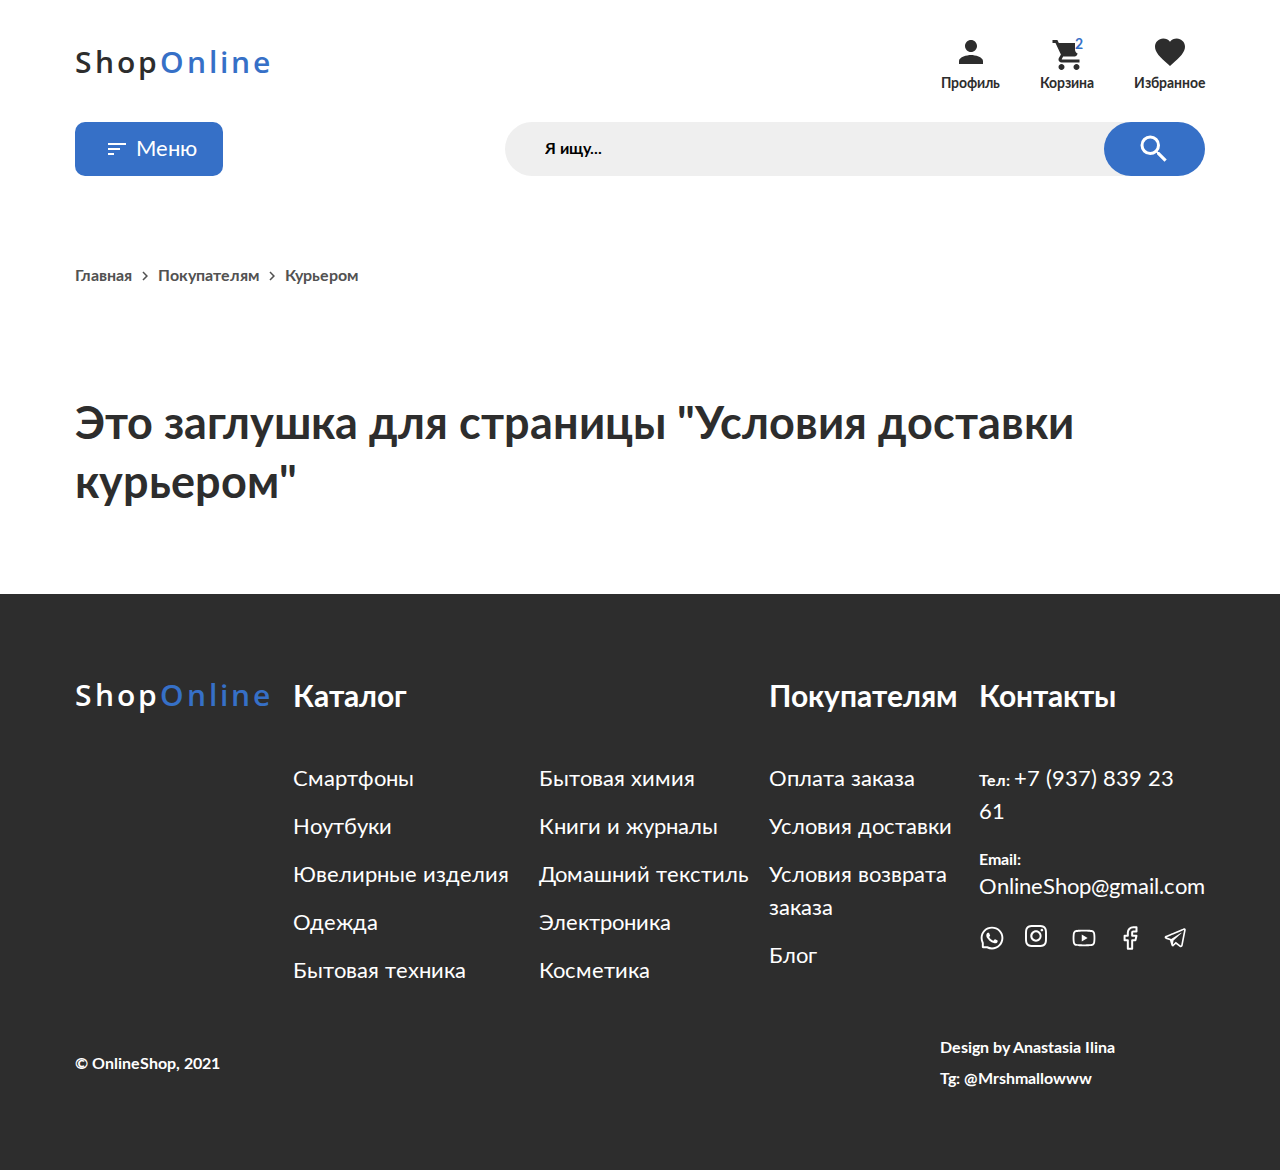
<file: delivery-courier.html>
<!DOCTYPE html><html lang="ru"><head><meta charset="utf-8"><meta http-equiv="X-UA-Compatible" content="IE=edge"><meta name="viewport" content="width=device-width,initial-scale=1"><title></title><style>html{line-height:1.15;-webkit-text-size-adjust:100%}body{margin:0}main{display:block}a{background-color:transparent}button,input{font-family:inherit;font-size:100%;line-height:1.15;margin:0}button,input{overflow:visible}button{text-transform:none}[type=button],button{-webkit-appearance:button}[type=button]::-moz-focus-inner,button::-moz-focus-inner{border-style:none;padding:0}[type=button]:-moz-focusring,button:-moz-focusring{outline:ButtonText dotted 1px}::-webkit-file-upload-button{-webkit-appearance:button;font:inherit}@font-face{font-family:"Open Sans";src:url(fonts/opensans-regular.woff2) format("woff2"),url(fonts/opensans-regular.woff) format("woff");font-style:normal;font-weight:400;font-display:swap}@font-face{font-family:"Open Sans";src:url(fonts/opensans-bold.woff2) format("woff2"),url(fonts/opensans-bold.woff) format("woff");font-style:normal;font-weight:700;font-display:swap}@font-face{font-family:Lato;src:url(fonts/lato-regular.woff2) format("woff2"),url(fonts/lato-regular.woff) format("woff");font-style:normal;font-weight:400;font-display:swap}@font-face{font-family:Lato;src:url(fonts/lato-bold.woff2) format("woff2"),url(fonts/lato-bold.woff) format("woff");font-style:normal;font-weight:700;font-display:swap}html{box-sizing:border-box}*,::after,::before{box-sizing:inherit}ul{list-style:none;padding:0;margin:0}h2,h3,p{margin:0}a{color:inherit;text-decoration:none}svg{display:block;max-width:100%;height:auto}button{padding:0;margin:0}body{min-width:320px;min-height:100%;font-family:Lato,sans-serif;font-size:30px;line-height:1.3;color:#2d2d2d;background-color:#fff}.container{max-width:1920px;padding:0 75px;margin:0 auto}.btn{display:block;margin:0 auto;font-size:22px;font-weight:400;line-height:33px;color:#fff;border-radius:10px;background-color:#3670c7;border:0}@media (max-width:1024px){.container{padding:0 42px}}@media (max-width:768px){.container{padding:0 34px}}@media (max-width:480px){.container{padding:0 20px}}.header__container{padding-top:27px;padding-bottom:45px}.navigation__list{display:grid;grid-template-columns:repeat(auto-fit,minmax(max-content,190px)) repeat(auto-fit,minmax(max-content,151px)) repeat(auto-fit,minmax(max-content,770px)) repeat(auto-fit,minmax(max-content,354px));grid-template-rows:61px;grid-template-areas:"logo btn form icons";align-items:center;justify-content:space-between}.navigation__item_logo{grid-area:logo;max-width:190px;width:190px;margin-right:26px}.navigation__logo{font-family:"Open Sans",sans-serif;font-weight:700;font-size:30px;line-height:41px;letter-spacing:3px}.navigation__logo span{color:#3670c7}.navigation__menu{grid-area:btn;margin-right:0}.navigation__menu-btn{display:block;position:relative;max-width:151px;padding-left:61px;padding-right:26px;height:54px;font-size:22px;line-height:33px}.navigation__menu-btn:after{position:absolute;content:"";top:15px;left:30px;bottom:0;right:0;background-image:url(img/close-menu-btn.svg);background-repeat:no-repeat}.navigation__form{margin-right:auto;grid-area:form}.close-btn:after{background-image:url(img/menu-btn.svg);background-repeat:no-repeat}.form{display:flex;align-items:center}.form__input{display:block;margin-top:-5px;max-width:770px;width:770px;height:54px;font-size:16px;font-weight:700;line-height:21px;border:none;padding-left:40px;border-radius:30px;background-color:#efefef}.form__btn{margin-left:-100px;margin-bottom:5px;position:relative;width:101px;height:54px;background-color:#3670c7;border-radius:30px;border:none}.form__btn:after{content:"";position:absolute;background-image:url(img/search.svg);background-repeat:no-repeat;top:9px;left:32px;right:0;bottom:0}.icons{grid-area:icons}.icons__list{display:grid;grid-template-areas:"profile cart favorite";align-items:end;gap:70px;font-size:16px;font-weight:700;line-height:21px}.icons__item{display:flex;flex-direction:column;align-items:center;gap:4px}.icon-profile{grid-area:profile}.icon-cart{position:relative;grid-area:cart}.icon-cart:after{position:absolute;content:"2";left:35px;top:-4px;color:#3670c7;width:9px;height:18px;background-color:#fff;font-size:14px;font-weight:700;line-height:18px;border-radius:5px}.icon-favorite{grid-area:favorite}@media (max-width:1600px){.navigation__item_logo{margin-right:0}.navigation__form{max-width:600px}.icons__list{gap:50px}.form__btn{padding-left:65px;padding-right:35px}}@media (max-width:1440px){.navigation__list{gap:0}.navigation__item_logo{font-size:26px}.navigation__form{max-width:400px}.icons__list{font-size:14px;gap:10px}}@media (max-width:1280px){.header__container{padding-top:34px;padding-bottom:30px}.navigation__list{grid-template-columns:repeat(auto-fit,minmax(max-content,190px)) repeat(auto-fit,minmax(max-content,294px)) repeat(auto-fit,minmax(max-content,151px)) repeat(auto-fit,minmax(max-content,700px));grid-template-rows:54px 54px;grid-template-areas:"logo icons" "btn form";gap:34px 0}.navigation__item{max-height:54px}.navigation__menu{justify-self:start}.navigation__form{max-width:700px}.form__btn{margin-left:-92px}.icons{justify-self:end}.icons__list{gap:0 40px}}@media (max-width:980px){.navigation__form{max-width:540px}.navigation__menu-btn{max-width:115px;padding-left:45px;font-size:18px}.navigation__menu-btn:after{top:13px;left:15px}}@media (max-width:800px){.header__container{padding-top:25px;padding-bottom:25px}.navigation__list{gap:30px 0}.navigation__item{max-height:42px}.navigation__item_logo{max-width:165px;font-size:26px;line-height:35px}.navigation__menu{max-width:115px;justify-self:start}.navigation__menu-btn{font-size:16px;line-height:24px}.navigation__form{justify-self:start;width:60vw}.form__input{font-size:12px;line-height:16px;padding-left:30px}.icons{width:50vw;justify-self:end}.icons__list{font-size:12px;line-height:16px;gap:0;margin-left:calc(50vw - 200px)}}@media (max-width:530px){.navigation__list{gap:20px 0}.navigation__form{justify-self:start;width:50vw}.icons{width:40vw}.icons__list{margin-left:calc(40vw - 200px)}}@media (max-width:480px){.header__container{padding-top:20px;padding-bottom:20px}.navigation__list{grid-template-columns:repeat(auto-fit,minmax(max-content,114px)) repeat(auto-fit,minmax(max-content,79px)) repeat(auto-fit,minmax(max-content,130px)) repeat(auto-fit,minmax(max-content,280px));grid-template-rows:61px 61px 61px;grid-template-areas:"logo ." "btn icons" "form .";justify-content:start}.navigation__item{max-height:30px}.navigation__item_logo{max-width:114px;font-size:18px;line-height:35px}.navigation__menu-btn{width:79px;height:30px;padding-left:35px;font-size:12px;border-radius:4px}.navigation__menu-btn:after{top:0;left:-50px;background-position:center;background-size:14px 14px}.navigation__form{width:calc(91vw - 78px)}.form__input{height:30px;font-size:8px}.form__btn{height:30px;max-width:60px;width:60px;left:67px;padding-left:20px;padding-right:20px}.form__btn:after{top:-2px;left:3px;background-position:center;background-size:20px 20px}.icons{max-width:30vw;justify-self:start;margin-left:calc(-28vw + 60px)}.icons__list{gap:20px;justify-content:end;align-items:center}.icons__item{max-width:30px;height:30px}.icon-cart:after{left:30px}.icon-profile__svg{width:30px;height:30px}.icon-cart__svg{width:25px;height:25px}.icons__item p{display:none}}.menu{opacity:0;height:0;overflow:hidden;padding-top:30px;color:#2d2d2d}.menu__wrap{display:flex}.menu__catalog{max-width:480px;margin-right:98px}.menu__customers{max-width:307px;margin-right:127px}.menu__contacts{max-width:380px}.contacts__info a{font-size:22px;font-weight:400;line-height:33px;margin-bottom:21px}.inner__list{display:none;padding-left:10px;color:#525252}@media (max-width:1600px){.menu__catalog{margin-right:50px}.menu__customers{margin-right:50px}}@media (max-width:1400px){.menu__catalog{margin-right:30px}.menu__customers{margin-right:30px}}@media (max-width:1280px){.catalog__title,.contacts__title,.customers__title{font-size:30px}.menu__catalog{margin-right:20px}.menu__customers{margin-right:20px}}@media (max-width:1200px){.catalog__title,.contacts__title,.customers__title{font-size:27px;line-height:30px}.catalog__list{font-size:16px}.customers__list{font-size:16px}.contacts__info a{font-size:16px}}@media (max-width:1024px){.menu__wrap{flex-wrap:wrap;gap:60px 20px}.catalog__title{font-size:38px;line-height:42px;margin-bottom:40px}.catalog__list{grid-template-columns:max-content;gap:15px 30px;font-size:22px;line-height:33px}.customers__title{font-size:38px;line-height:42px}.customers__list{font-size:22px;line-height:33px}.contacts__title{font-size:38px;line-height:42px}.contacts__info a{font-size:22px;line-height:33px}}@media (max-width:920px){.catalog__title{font-size:30px;line-height:41px}.catalog__list{font-size:18px;line-height:25px}.customers__title{font-size:30px;line-height:41px}.customers__list{font-size:18px;line-height:25px}.contacts__title{font-size:30px;line-height:41px}.contacts__info a{font-size:18px}}@media (max-width:768px){.catalog__title{font-size:26px;line-height:34px}.catalog__list{font-size:16px;line-height:24px}.customers__title{font-size:26px;line-height:34px}.customers__list{font-size:16px;line-height:24px}.contacts__title{font-size:26px;line-height:34px}.contacts__info{font-size:12px;line-height:16px}}@media (max-width:660px){.menu__wrap{flex-wrap:wrap}.menu__contacts{width:600px;margin:0 auto;text-align:center;padding-top:20px}.menu__customers{width:40%;margin:0 auto;text-align:center;padding-top:20px}.menu__customers:after{width:100%}}@media (max-width:425px){.menu__wrap{flex-direction:column;align-items:center}.menu__catalog{text-align:center}.menu__customers{padding-top:0}.catalog__title{margin-bottom:20px}.catalog__list{margin-bottom:20px}.customers__title{margin-bottom:20px}.contacts__title{margin-bottom:20px}.contacts__info{margin-bottom:10px}}@media (max-width:375px){.catalog__title{font-size:20px;line-height:26px}.catalog__list{font-size:12px;line-height:14px}.customers__title{font-size:20px;line-height:26px}.customers__list{font-size:12px;line-height:14px}.contacts__title{font-size:20px;line-height:26px}.contacts__info{font-size:10px;line-height:13px}}.item-09{grid-area:item-09}.item-10{grid-area:item-10}.item-05{grid-area:item-05}.item-06{grid-area:item-06}.item-07{grid-area:item-07}.item-08{grid-area:item-08}.footer{padding-top:80px;color:#fff}.footer-container{padding-top:80px;padding-bottom:80px;background-color:#2d2d2d}.footer__wrap{display:flex;margin-bottom:50px}.footer__logo{margin-right:118px;font-family:"Open Sans",sans-serif;font-size:30px;font-weight:700;line-height:41px;letter-spacing:3px}.footer__logo span{color:#3670c7}.footer__catalog{max-width:480px;margin-right:98px}.footer__customers{max-width:307px;margin-right:127px}.footer__contacts{max-width:280px}.footer__copyright-wrap{max-width:1410px;font-size:16px;font-weight:700;line-height:21px;display:flex;justify-content:space-between;align-items:center}.catalog__title{font-size:38px;font-weight:700;line-height:49px;margin-bottom:40px}.catalog__list{display:grid;grid-template-columns:max-content max-content;gap:15px 30px;font-size:22px;line-height:33px}.customers__title{font-size:38px;font-weight:700;line-height:49px;margin-bottom:40px}.customers__list{display:flex;flex-direction:column;gap:15px;font-size:22px;line-height:33px}.contacts__title{font-size:38px;font-weight:700;line-height:49px;margin-bottom:40px}.contacts__info{font-size:16px;font-weight:700;line-height:21px;margin-bottom:21px}.social__list{display:flex;gap:20px}.social__item{width:26px;height:26px}.author__designer{margin-bottom:10px}@media (max-width:1600px){.footer__logo{margin-right:80px}.footer__catalog{margin-right:50px}.footer__customers{margin-right:50px}.footer__copyright-wrap{max-width:1250px}}@media (max-width:1400px){.footer__logo{margin-right:60px}.footer__catalog{margin-right:30px}.footer__customers{margin-right:30px}.footer__copyright-wrap{max-width:1192px}}@media (max-width:1280px){.catalog__title,.contacts__title,.customers__title,.footer__logo{font-size:30px}.footer__logo{margin-right:20px}.footer__catalog{margin-right:20px}.footer__customers{margin-right:20px}.footer__copyright-wrap{max-width:1040px}}@media (max-width:1200px){.catalog__title,.contacts__title,.customers__title,.footer__logo{font-size:27px;line-height:30px}.catalog__list{font-size:16px}.customers__list{font-size:16px}.footer__copyright-wrap{max-width:840px}.social__list{gap:10px}}@media (max-width:1024px){.footer__wrap{flex-wrap:wrap;gap:60px 20px}.footer__logo{width:100%;font-size:30px}.catalog__title{font-size:38px;line-height:42px;margin-bottom:40px}.catalog__list{grid-template-columns:max-content;gap:15px 30px;font-size:22px;line-height:33px}.customers__title{font-size:38px;line-height:42px}.customers__list{font-size:22px;line-height:33px}.contacts__title{font-size:38px;line-height:42px}.contacts__info{font-size:22px;line-height:33px}}@media (max-width:920px){.footer__logo{font-size:27px}.catalog__title{font-size:30px;line-height:41px}.catalog__list{font-size:18px;line-height:25px}.customers__title{font-size:30px;line-height:41px}.customers__list{font-size:18px;line-height:25px}.contacts__title{font-size:30px;line-height:41px}.contacts__info{font-size:14px}}@media (max-width:768px){.footer__logo{font-size:24px}.catalog__title{font-size:26px;line-height:34px}.catalog__list{font-size:16px;line-height:24px}.customers__title{font-size:26px;line-height:34px}.customers__list{font-size:16px;line-height:24px}.contacts__title{font-size:26px;line-height:34px}.contacts__info{font-size:12px;line-height:16px}}@media (max-width:660px){.footer__wrap{flex-wrap:wrap}.footer__contacts{width:600px;margin:0 auto;text-align:center;padding-top:20px}.footer__customers{width:40%;margin:0 auto;text-align:center;padding-top:20px}.footer__customers:after{width:100%}.footer__copyright-wrap{max-width:540px}.social__list{justify-content:center}}@media (max-width:425px){.footer-container{padding-top:40px}.footer__logo{margin-bottom:20px}.footer__wrap{flex-direction:column;align-items:center}.footer__catalog{text-align:center}.footer__customers{padding-top:0}.footer__copyright-wrap{max-width:400px}.catalog__title{margin-bottom:20px}.catalog__list{margin-bottom:20px}.customers__title{margin-bottom:20px}.contacts__title{margin-bottom:20px}.contacts__info{margin-bottom:10px}.social__list{justify-content:center}.author__designer{margin-bottom:0}}@media (max-width:375px){.footer__logo{font-size:20px;line-height:27px}.footer__copyright-wrap{font-size:10px;line-height:13px}.catalog__title{font-size:20px;line-height:26px}.catalog__list{font-size:12px;line-height:14px}.customers__title{font-size:20px;line-height:26px}.customers__list{font-size:12px;line-height:14px}.contacts__title{font-size:20px;line-height:26px}.contacts__info{font-size:10px;line-height:13px}}.good__container{padding-top:80px}.item-01{grid-area:item-01}.item-02{grid-area:item-02}.item-03{grid-area:item-03}.item-04{grid-area:item-04}@media (max-width:1024px){.item-01{grid-area:item-01}.item-02{grid-area:item-02}.item-03{grid-area:item-03}.item-04{grid-area:item-04}.item-05{grid-area:item-05}.item-06{grid-area:item-06}}</style><link rel="stylesheet" href="css/index.css" media="print" onload="this.media='all'"><script defer="defer" src="js/goods.min.js" type="module"></script></head><body><header class="header"><div class="container header__container"><nav class="navigation"><ul class="navigation__list"><li class="navigation__item navigation__item_logo"><p class="navigation__logo">Shop<span>Online</span></p></li><li class="navigation__item navigation__menu"><button class="navigation__menu-btn btn close-btn" type="button">Меню</button></li><li class="navigation__item navigation__form"><form class="form"><label for="search"></label> <input class="form__input" type="text" name="search" id="search" value="Я ищу..."> <button class="form__btn" type="button" aria-label="Поиск"></button></form></li><li class="navigation__item icons"><ul class="icons__list"><li class="icons__item icon-profile" tabindex="0"><svg class="icon-profile__svg" xmlns="http://www.w3.org/2000/svg" width="36" height="36" viewBox="0 0 36 36" fill="none"><g clip-path="url(#clip0_4301_122)"><path d="M18 18C21.315 18 24 15.315 24 12C24 8.685 21.315 6 18 6C14.685 6 12 8.685 12 12C12 15.315 14.685 18 18 18ZM18 21C13.995 21 6 23.01 6 27V30H30V27C30 23.01 22.005 21 18 21Z" fill="#2D2D2D"/></g><defs><rect width="36" height="36" fill="white"/></defs></svg><p>Профиль</p></li><li class="icons__item icon-cart" tabindex="0"><svg class="icon-cart__svg" xmlns="http://www.w3.org/2000/svg" width="31" height="30" viewBox="0 0 31 30" fill="none"><path d="M9.5 24C7.85 24 6.515 25.35 6.515 27C6.515 28.65 7.85 30 9.5 30C11.15 30 12.5 28.65 12.5 27C12.5 25.35 11.15 24 9.5 24ZM0.5 0V3H3.5L8.9 14.385L6.875 18.06C6.635 18.48 6.5 18.975 6.5 19.5C6.5 21.15 7.85 22.5 9.5 22.5H27.5V19.5H10.13C9.92 19.5 9.755 19.335 9.755 19.125L9.8 18.945L11.15 16.5H22.325C23.45 16.5 24.44 15.885 24.95 14.955L30.32 5.22C30.44 5.01 30.5 4.755 30.5 4.5C30.5 3.675 29.825 3 29 3H6.815L5.405 0H0.5ZM24.5 24C22.85 24 21.515 25.35 21.515 27C21.515 28.65 22.85 30 24.5 30C26.15 30 27.5 28.65 27.5 27C27.5 25.35 26.15 24 24.5 24Z" fill="#2D2D2D"/></svg><p>Корзина</p></li><li class="icons__item icon-favorite" tabindex="0"><svg class="icon-favorite__svg" xmlns="http://www.w3.org/2000/svg" width="36" height="36" viewBox="0 0 36 36" fill="none"><g clip-path="url(#clip0_4301_135)"><path d="M18 32.025L15.825 30.045C8.1 23.04 3 18.42 3 12.75C3 8.13 6.63 4.5 11.25 4.5C13.86 4.5 16.365 5.715 18 7.635C19.635 5.715 22.14 4.5 24.75 4.5C29.37 4.5 33 8.13 33 12.75C33 18.42 27.9 23.04 20.175 30.06L18 32.025Z" fill="#2D2D2D"/></g><defs><rect width="36" height="36" fill="white"/></defs></svg><p>Избранное</p></li></ul></li></ul><div class="menu"><div class="menu__wrap"><div class="menu__catalog catalog" tabindex="0"><h3 class="catalog__title">Каталог</h3><ul class="catalog__list"><li class="catalog__item">Смартфоны<ul class="inner__list"><li><a href="#">Смартфоны</a></li></ul></li><li class="catalog__item"><a href="#">Бытовая химия</a></li><li class="catalog__item">Ноутбуки<ul class="inner__list"><li><a href="notebooks-asus.html">ASUS</a></li><li><a href="notebooks-samsung.html">Samsung</a></li></ul></li><li class="catalog__item"><a href="#">Книги и журналы</a></li><li class="catalog__item"><a href="#">Ювелирные изделия</a></li><li class="catalog__item"><a href="#">Домашний текстиль</a></li><li class="catalog__item"><a href="#">Одежда</a></li><li class="catalog__item"><a href="#">Электроника</a></li><li class="catalog__item"><a href="#">Бытовая техника</a></li><li class="catalog__item"><a href="#">Косметика</a></li></ul></div><div class="menu__customers customers" tabindex="0"><h3 class="customers__title">Покупателям</h3><ul class="customers__list"><li class="customers__item"><a href="#">Оплата заказа</a></li><li class="customers__item">Условия доставки<ul class="inner__list"><li><a href="delivery-post.html">По почте</a></li><li><a href="delivery-courier.html">Курьером</a></li></ul></li><li class="customers__item"><a href="#">Условия возврата заказа</a></li><li class="customers__item"><a href="blog.html">Блог</a></li></ul></div><div class="menu__contacts contacts" tabindex="0"><h3 class="contacts__title">Связаться с нами</h3><p class="contacts__info"><a href="#">Контакты</a></p></div></div></div></nav></div></header><main><section class="good"><div class="container good__container"><h2>Это заглушка для страницы "Условия доставки курьером"</h2></div></section></main><footer class="footer"><div class="container footer-container"><div class="footer__wrap"><p class="footer__logo">Shop<span>Online</span></p><div class="footer__catalog catalog" tabindex="0"><h3 class="catalog__title">Каталог</h3><ul class="catalog__list"><li class="catalog__item"><a href="#">Смартфоны</a></li><li class="catalog__item"><a href="#">Бытовая химия</a></li><li class="catalog__item"><a href="#">Ноутбуки</a></li><li class="catalog__item"><a href="#">Книги и журналы</a></li><li class="catalog__item"><a href="#">Ювелирные изделия</a></li><li class="catalog__item"><a href="#">Домашний текстиль</a></li><li class="catalog__item"><a href="#">Одежда</a></li><li class="catalog__item"><a href="#">Электроника</a></li><li class="catalog__item"><a href="#">Бытовая техника</a></li><li class="catalog__item"><a href="#">Косметика</a></li></ul></div><div class="footer__customers customers" tabindex="0"><h3 class="customers__title">Покупателям</h3><ul class="customers__list"><li class="customers__item"><a href="#">Оплата заказа</a></li><li class="customers__item"><a href="#">Условия доставки</a></li><li class="customers__item"><a href="#">Условия возврата заказа</a></li><li class="customers__item"><a href="#">Блог</a></li></ul></div><div class="footer__contacts contacts" tabindex="0"><h3 class="contacts__title">Контакты</h3><p class="contacts__info">Тел: <a href="tel:+79378392361">+7 (937) 839 23 61</a></p><p class="contacts__info">Email: <a href="mailto:OnlineShop@gmail.com">OnlineShop@gmail.com</a></p><ul class="social__list social"><li class="social__item"><a class="social__whats-app" href="#"><svg width="26" height="26" viewBox="0 0 26 26" fill="none" xmlns="http://www.w3.org/2000/svg"><title>Ватсап</title><path d="M18.1162 15.2318C17.8395 15.0896 16.4608 14.4143 16.2043 14.3229C15.9479 14.2264 15.76 14.1807 15.5746 14.465C15.3867 14.7469 14.8535 15.374 14.686 15.5645C14.5235 15.7523 14.3584 15.7752 14.0817 15.6355C12.4363 14.8129 11.3572 14.168 10.2731 12.3068C9.98616 11.8117 10.56 11.8473 11.0957 10.7783C11.1871 10.5904 11.1414 10.4305 11.0703 10.2883C10.9992 10.1461 10.4406 8.76992 10.2071 8.20879C9.98108 7.66289 9.74748 7.73906 9.57737 7.72891C9.41487 7.71875 9.22952 7.71875 9.04163 7.71875C8.85373 7.71875 8.55159 7.78984 8.29514 8.0666C8.0387 8.34844 7.31506 9.02637 7.31506 10.4025C7.31506 11.7787 8.31799 13.1117 8.4551 13.2996C8.59729 13.4875 10.428 16.3109 13.2387 17.5271C15.016 18.2939 15.7117 18.36 16.6004 18.2279C17.1412 18.1467 18.2559 17.5525 18.4869 16.8949C18.718 16.2398 18.718 15.6787 18.6494 15.5619C18.5809 15.4375 18.393 15.3664 18.1162 15.2318Z" fill="white"/><path d="M23.4914 8.59219C22.9176 7.22871 22.0949 6.00488 21.0463 4.95371C19.9977 3.90508 18.7738 3.07988 17.4078 2.50859C16.0113 1.92207 14.5285 1.625 13 1.625H12.9492C11.4106 1.63262 9.92014 1.9373 8.51858 2.53652C7.16526 3.11543 5.95158 3.93809 4.91311 4.98672C3.87463 6.03535 3.05959 7.2541 2.49592 8.6125C1.91194 10.0191 1.6174 11.5146 1.62502 13.0533C1.63264 14.8154 2.05412 16.5648 2.84377 18.1289V21.9883C2.84377 22.6332 3.36682 23.1562 4.01174 23.1562H7.87365C9.43772 23.9459 11.1871 24.3674 12.9492 24.375H13.0026C14.5235 24.375 15.9987 24.0805 17.3875 23.5041C18.7459 22.9379 19.9672 22.1254 21.0133 21.0869C22.0619 20.0484 22.8871 18.8348 23.4635 17.4814C24.0627 16.0799 24.3674 14.5895 24.375 13.0508C24.3826 11.5045 24.083 10.0039 23.4914 8.59219ZM19.6549 19.7133C17.875 21.4754 15.5137 22.4453 13 22.4453H12.9569C11.4258 22.4377 9.9049 22.0568 8.56174 21.3408L8.34846 21.2266H4.77346V17.6516L4.6592 17.4383C3.94319 16.0951 3.56233 14.5742 3.55471 13.0432C3.54455 10.5117 4.51194 8.13516 6.28674 6.34512C8.05901 4.55508 10.428 3.56484 12.9594 3.55469H13.0026C14.2721 3.55469 15.5035 3.80098 16.6639 4.28848C17.7963 4.76328 18.8119 5.44629 19.6854 6.31973C20.5563 7.19062 21.2418 8.20879 21.7166 9.34121C22.2092 10.5143 22.4555 11.7584 22.4504 13.0432C22.4352 15.5721 21.4424 17.941 19.6549 19.7133Z" fill="white"/></svg></a></li><li class="social__item"><a class="social__instagram" href="#"><svg width="22" height="22" viewBox="0 0 22 22" fill="none" xmlns="http://www.w3.org/2000/svg"><title>instagram</title><path d="M11 0C8.01488 0 7.6395 0.01375 6.46663 0.066C5.29375 0.121 4.49487 0.30525 3.795 0.5775C3.06088 0.853626 2.39593 1.28676 1.84663 1.84663C1.2871 2.39621 0.854023 3.06108 0.5775 3.795C0.30525 4.4935 0.119625 5.29375 0.066 6.4625C0.01375 7.63812 0 8.01213 0 11.0014C0 13.9879 0.01375 14.3619 0.066 15.5347C0.121 16.7063 0.30525 17.5051 0.5775 18.205C0.859375 18.9282 1.23475 19.5415 1.84663 20.1534C2.45713 20.7652 3.07037 21.142 3.79363 21.4225C4.49487 21.6947 5.29238 21.8804 6.46388 21.934C7.63813 21.9862 8.01213 22 11 22C13.9879 22 14.3605 21.9862 15.5347 21.934C16.7049 21.879 17.5065 21.6947 18.2064 21.4225C18.94 21.1462 19.6045 20.7131 20.1534 20.1534C20.7652 19.5415 21.1406 18.9282 21.4225 18.205C21.6934 17.5051 21.879 16.7063 21.934 15.5347C21.9862 14.3619 22 13.9879 22 11C22 8.01213 21.9862 7.63813 21.934 6.46388C21.879 5.29375 21.6934 4.4935 21.4225 3.795C21.146 3.06106 20.7129 2.39618 20.1534 1.84663C19.6042 1.28655 18.9392 0.853387 18.205 0.5775C17.5037 0.30525 16.7035 0.119625 15.5334 0.066C14.3591 0.01375 13.9865 0 10.9973 0H11.0014H11ZM10.0141 1.98275H11.0014C13.9384 1.98275 14.2863 1.99238 15.4454 2.046C16.5179 2.09413 17.1009 2.27425 17.4886 2.42412C18.0015 2.6235 18.3686 2.86275 18.7536 3.24775C19.1386 3.63275 19.3765 3.9985 19.5759 4.51275C19.7271 4.89913 19.9059 5.48213 19.954 6.55463C20.0076 7.71375 20.0186 8.06163 20.0186 10.9973C20.0186 13.9329 20.0076 14.2821 19.954 15.4412C19.9059 16.5138 19.7257 17.0954 19.5759 17.4831C19.3995 17.9607 19.118 18.3926 18.7522 18.7467C18.3672 19.1318 18.0015 19.3696 17.4873 19.569C17.1023 19.7203 16.5192 19.899 15.4454 19.9485C14.2863 20.0007 13.9384 20.0131 11.0014 20.0131C8.06438 20.0131 7.71513 20.0007 6.556 19.9485C5.4835 19.899 4.90188 19.7203 4.51412 19.569C4.03631 19.3929 3.60405 19.1119 3.24913 18.7467C2.88303 18.392 2.60112 17.9598 2.42412 17.4818C2.27425 17.0954 2.09413 16.5124 2.046 15.4399C1.99375 14.2808 1.98275 13.9329 1.98275 10.9945C1.98275 8.0575 1.99375 7.711 2.046 6.55187C2.0955 5.47937 2.27425 4.89638 2.4255 4.50863C2.62488 3.99575 2.86412 3.62862 3.24913 3.24362C3.63412 2.85862 3.99988 2.62075 4.51412 2.42138C4.90188 2.27013 5.4835 2.09138 6.556 2.04188C7.57075 1.99513 7.964 1.98138 10.0141 1.98V1.98275ZM16.8726 3.80875C16.6993 3.80875 16.5276 3.84289 16.3675 3.90923C16.2073 3.97557 16.0618 4.0728 15.9392 4.19537C15.8167 4.31794 15.7194 4.46346 15.6531 4.62361C15.5868 4.78376 15.5526 4.95541 15.5526 5.12875C15.5526 5.30209 15.5868 5.47374 15.6531 5.63389C15.7194 5.79404 15.8167 5.93956 15.9392 6.06213C16.0618 6.1847 16.2073 6.28193 16.3675 6.34827C16.5276 6.41461 16.6993 6.44875 16.8726 6.44875C17.2227 6.44875 17.5585 6.30968 17.806 6.06213C18.0536 5.81458 18.1926 5.47884 18.1926 5.12875C18.1926 4.77866 18.0536 4.44292 17.806 4.19537C17.5585 3.94782 17.2227 3.80875 16.8726 3.80875ZM11.0014 5.3515C10.2521 5.33981 9.50798 5.47729 8.81234 5.75594C8.11671 6.0346 7.48346 6.44885 6.94946 6.97458C6.41546 7.50032 5.99138 8.12703 5.70191 8.81823C5.41244 9.50944 5.26336 10.2513 5.26336 11.0007C5.26336 11.7501 5.41244 12.4919 5.70191 13.1831C5.99138 13.8743 6.41546 14.5011 6.94946 15.0268C7.48346 15.5525 8.11671 15.9668 8.81234 16.2454C9.50798 16.5241 10.2521 16.6616 11.0014 16.6499C12.4844 16.6267 13.8988 16.0214 14.9393 14.9645C15.9799 13.9076 16.5631 12.4839 16.5631 11.0007C16.5631 9.51751 15.9799 8.09382 14.9393 7.03691C13.8988 5.97999 12.4844 5.37464 11.0014 5.3515ZM11.0014 7.33288C11.974 7.33288 12.9067 7.71923 13.5944 8.40695C14.2821 9.09467 14.6685 10.0274 14.6685 11C14.6685 11.9726 14.2821 12.9053 13.5944 13.593C12.9067 14.2808 11.974 14.6671 11.0014 14.6671C10.0288 14.6671 9.09605 14.2808 8.40833 13.593C7.72061 12.9053 7.33425 11.9726 7.33425 11C7.33425 10.0274 7.72061 9.09467 8.40833 8.40695C9.09605 7.71923 10.0288 7.33288 11.0014 7.33288Z" fill="white"/></svg></a></li><li class="social__item"><a class="social__youtube" href="#"><svg width="26" height="26" viewBox="0 0 26 26" fill="none" xmlns="http://www.w3.org/2000/svg"><title>Ютуб</title><path d="M24.375 12.9291C24.375 12.8732 24.375 12.8097 24.3725 12.7361C24.3699 12.5304 24.3648 12.2994 24.3598 12.0531C24.3395 11.3447 24.3039 10.6388 24.248 9.97358C24.1719 9.05698 24.0602 8.29272 23.9078 7.7189C23.747 7.12006 23.4319 6.5739 22.9939 6.13502C22.5559 5.69614 22.0104 5.3799 21.4119 5.21792C20.6934 5.02495 19.2867 4.90562 17.3062 4.83198C16.3643 4.79644 15.3562 4.77358 14.3482 4.76089C13.9953 4.75581 13.6678 4.75327 13.3732 4.75073H12.6268C12.3322 4.75327 12.0047 4.75581 11.6518 4.76089C10.6438 4.77358 9.63574 4.79644 8.69375 4.83198C6.71328 4.90815 5.3041 5.02749 4.58809 5.21792C3.98938 5.3795 3.44365 5.69561 3.0056 6.13455C2.56755 6.57349 2.25255 7.11986 2.09219 7.7189C1.9373 8.29272 1.82812 9.05698 1.75195 9.97358C1.69609 10.6388 1.66055 11.3447 1.64023 12.0531C1.63262 12.2994 1.63008 12.5304 1.62754 12.7361C1.62754 12.8097 1.625 12.8732 1.625 12.9291V13.0712C1.625 13.1271 1.625 13.1906 1.62754 13.2642C1.63008 13.4699 1.63516 13.7009 1.64023 13.9472C1.66055 14.6556 1.69609 15.3615 1.75195 16.0267C1.82812 16.9433 1.93984 17.7076 2.09219 18.2814C2.41719 19.4976 3.37187 20.4574 4.58809 20.7824C5.3041 20.9753 6.71328 21.0947 8.69375 21.1683C9.63574 21.2039 10.6438 21.2267 11.6518 21.2394C12.0047 21.2445 12.3322 21.247 12.6268 21.2496H13.3732C13.6678 21.247 13.9953 21.2445 14.3482 21.2394C15.3562 21.2267 16.3643 21.2039 17.3062 21.1683C19.2867 21.0921 20.6959 20.9728 21.4119 20.7824C22.6281 20.4574 23.5828 19.5001 23.9078 18.2814C24.0627 17.7076 24.1719 16.9433 24.248 16.0267C24.3039 15.3615 24.3395 14.6556 24.3598 13.9472C24.3674 13.7009 24.3699 13.4699 24.3725 13.2642C24.3725 13.1906 24.375 13.1271 24.375 13.0712V12.9291ZM22.5469 13.0611C22.5469 13.1144 22.5469 13.1728 22.5443 13.2414C22.5418 13.4394 22.5367 13.6578 22.5316 13.8939C22.5139 14.5693 22.4783 15.2447 22.425 15.8718C22.3564 16.6894 22.26 17.3597 22.1406 17.8091C21.9832 18.3957 21.5211 18.8603 20.9371 19.0152C20.4039 19.1574 19.0607 19.2716 17.2352 19.3402C16.3109 19.3757 15.3156 19.3986 14.3229 19.4113C13.975 19.4164 13.6525 19.4189 13.3631 19.4189H12.6369L11.6771 19.4113C10.6844 19.3986 9.6916 19.3757 8.76484 19.3402C6.93926 19.2691 5.59355 19.1574 5.06289 19.0152C4.47891 18.8578 4.0168 18.3957 3.85938 17.8091C3.74004 17.3597 3.64355 16.6894 3.575 15.8718C3.52168 15.2447 3.48867 14.5693 3.46836 13.8939C3.46074 13.6578 3.4582 13.4369 3.45566 13.2414C3.45566 13.1728 3.45312 13.1119 3.45312 13.0611V12.9392C3.45312 12.8859 3.45313 12.8275 3.45566 12.7589C3.4582 12.5609 3.46328 12.3425 3.46836 12.1064C3.48613 11.431 3.52168 10.7556 3.575 10.1285C3.64355 9.31089 3.74004 8.64057 3.85938 8.19116C4.0168 7.60464 4.47891 7.13999 5.06289 6.98511C5.59609 6.84292 6.93926 6.72866 8.76484 6.66011C9.68906 6.62456 10.6844 6.60171 11.6771 6.58901C12.025 6.58393 12.3475 6.5814 12.6369 6.5814H13.3631L14.3229 6.58901C15.3156 6.60171 16.3084 6.62456 17.2352 6.66011C19.0607 6.7312 20.4064 6.84292 20.9371 6.98511C21.5211 7.14253 21.9832 7.60464 22.1406 8.19116C22.26 8.64057 22.3564 9.31089 22.425 10.1285C22.4783 10.7556 22.5113 11.431 22.5316 12.1064C22.5393 12.3425 22.5418 12.5634 22.5443 12.7589C22.5443 12.8275 22.5469 12.8884 22.5469 12.9392V13.0611ZM10.7402 16.4025L16.6309 12.9748L10.7402 9.5978V16.4025Z" fill="white"/></svg></a></li><li class="social__item"><a class="social__facebook" href="#"><svg width="26" height="26" viewBox="0 0 26 26" fill="none" xmlns="http://www.w3.org/2000/svg"><title>Фасебук</title><path d="M19.5 2.1665H16.25C14.8135 2.1665 13.4357 2.73719 12.4199 3.75301C11.4041 4.76883 10.8334 6.14658 10.8334 7.58317V10.8332H7.58337V15.1665H10.8334V23.8332H15.1667V15.1665H18.4167L19.5 10.8332H15.1667V7.58317C15.1667 7.29585 15.2808 7.0203 15.484 6.81714C15.6872 6.61397 15.9627 6.49984 16.25 6.49984H19.5V2.1665Z" stroke="white" stroke-width="2" stroke-linecap="round" stroke-linejoin="round"/></svg></a></li><li class="social__item"><a class="social__telegram" href="#"><svg width="26" height="26" viewBox="0 0 26 26" fill="none" xmlns="http://www.w3.org/2000/svg"><title>Телеграм</title><path d="M21.1818 3.24682C20.921 3.26579 20.665 3.32698 20.4238 3.428H20.4205C20.1889 3.51982 19.088 3.98294 17.4143 4.68494L11.4164 7.211C7.11257 9.02288 2.88188 10.8071 2.88188 10.8071L2.93226 10.7876C2.93226 10.7876 2.64057 10.8835 2.33588 11.0923C2.14765 11.2121 1.98567 11.3688 1.85976 11.553C1.71026 11.7724 1.59001 12.1079 1.63469 12.4549C1.70782 13.0415 2.08807 13.3933 2.36107 13.5875C2.63732 13.7841 2.90057 13.8759 2.90057 13.8759H2.90707L6.87451 15.2125C7.05244 15.7837 8.0835 19.1734 8.33132 19.9543C8.47757 20.4206 8.61975 20.7123 8.79769 20.9349C8.88382 21.0487 8.98457 21.1438 9.10563 21.2201C9.16857 21.2567 9.23567 21.2857 9.3055 21.3063L9.26488 21.2965C9.27707 21.2998 9.28682 21.3095 9.29575 21.3128C9.32825 21.3217 9.35019 21.3249 9.39163 21.3314C10.0197 21.5216 10.5243 21.1316 10.5243 21.1316L10.5527 21.1088L12.8951 18.976L16.8211 21.9879L16.9105 22.0261C17.7287 22.3853 18.5574 22.1854 18.9954 21.8328C19.4366 21.4777 19.608 21.0235 19.608 21.0235L19.6364 20.9504L22.6703 5.40807C22.7564 5.02457 22.7784 4.66544 22.6833 4.31688C22.5853 3.96411 22.3589 3.66071 22.0488 3.46619C21.7883 3.30785 21.4862 3.23142 21.1818 3.24682ZM21.0998 4.91244C21.0965 4.96363 21.1063 4.95794 21.0835 5.05625V5.06519L18.0781 20.4458C18.0651 20.4678 18.0431 20.5157 17.983 20.5636C17.9196 20.614 17.8693 20.6457 17.6052 20.5409L12.8033 16.8594L9.90269 19.5033L10.5121 15.6114L18.3576 8.29894C18.6809 7.99832 18.5729 7.93494 18.5729 7.93494C18.5956 7.56607 18.0846 7.82688 18.0846 7.82688L8.19157 13.9556L8.18832 13.9393L3.44657 12.3428V12.3395L3.43438 12.3371C3.44269 12.3343 3.45083 12.331 3.45876 12.3273L3.48476 12.3143L3.50994 12.3054C3.50994 12.3054 7.74388 10.5211 12.0477 8.70925C14.2024 7.80169 16.3734 6.88763 18.0431 6.18238C19.7128 5.48119 20.947 4.96688 21.0169 4.93925C21.0835 4.91325 21.0518 4.91325 21.0998 4.91325V4.91244Z" fill="white"/></svg></a></li></ul></div></div><div class="footer__copyright-wrap"><p class="copyright">© OnlineShop, 2021</p><div class="author"><p class="author__designer">Design by Anastasia Ilina</p><p class="author__telegram">Tg: <a href="#">@Mrshmallowww</a></p></div></div></div></footer></body></html>
</file>
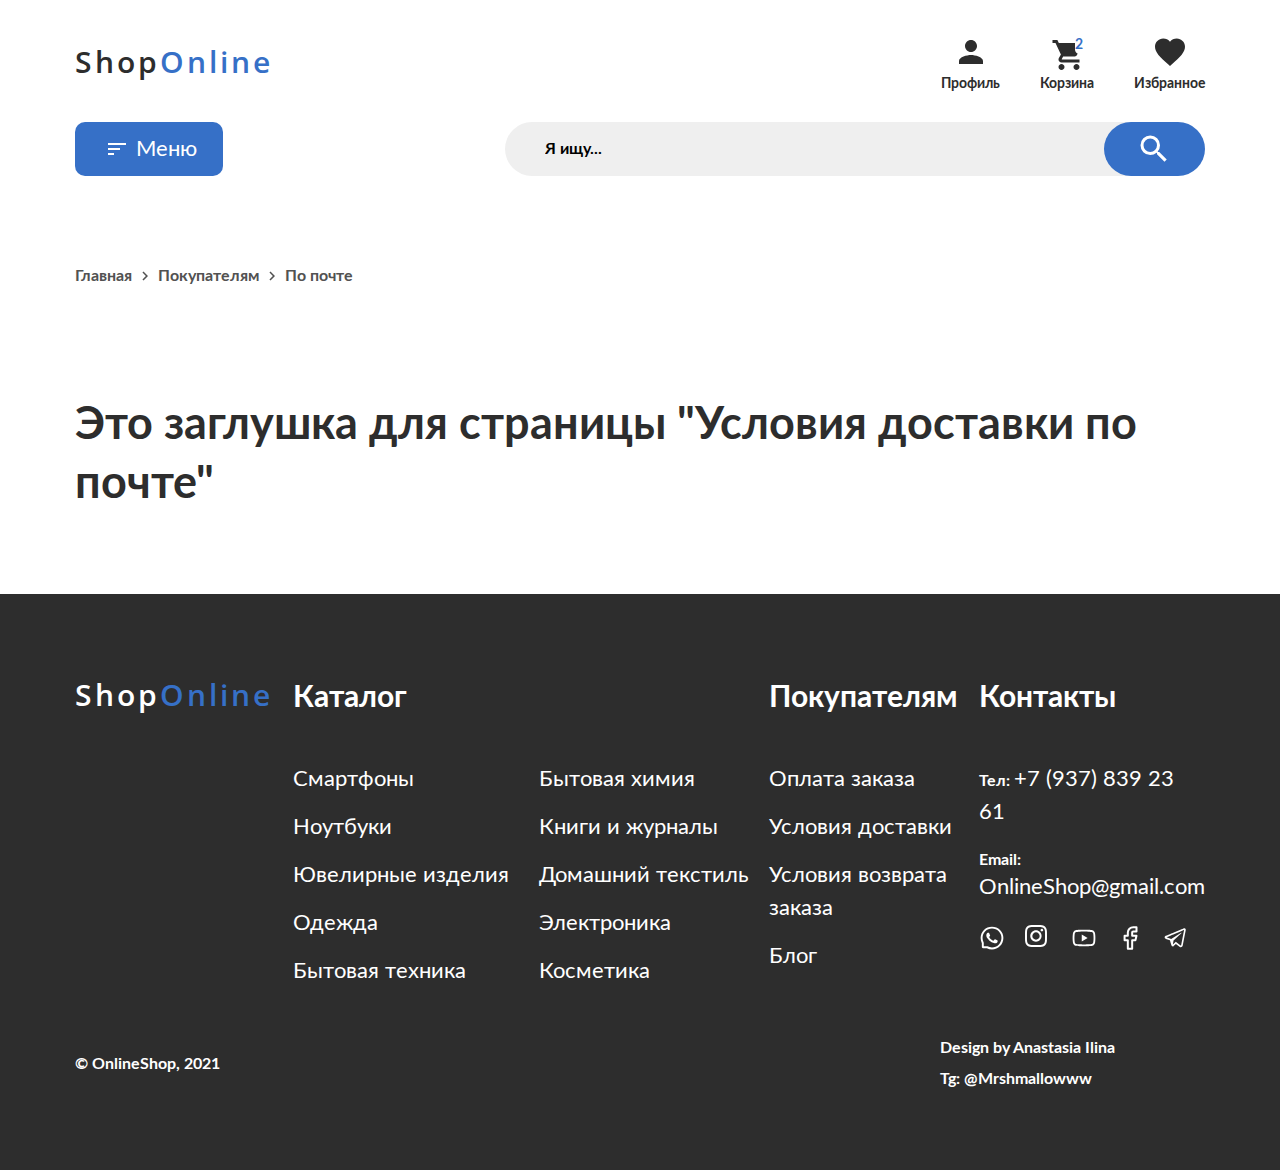
<file: delivery-post.html>
<!DOCTYPE html><html lang="ru"><head><meta charset="utf-8"><meta http-equiv="X-UA-Compatible" content="IE=edge"><meta name="viewport" content="width=device-width,initial-scale=1"><title></title><style>html{line-height:1.15;-webkit-text-size-adjust:100%}body{margin:0}main{display:block}a{background-color:transparent}button,input{font-family:inherit;font-size:100%;line-height:1.15;margin:0}button,input{overflow:visible}button{text-transform:none}[type=button],button{-webkit-appearance:button}[type=button]::-moz-focus-inner,button::-moz-focus-inner{border-style:none;padding:0}[type=button]:-moz-focusring,button:-moz-focusring{outline:ButtonText dotted 1px}::-webkit-file-upload-button{-webkit-appearance:button;font:inherit}@font-face{font-family:"Open Sans";src:url(fonts/opensans-regular.woff2) format("woff2"),url(fonts/opensans-regular.woff) format("woff");font-style:normal;font-weight:400;font-display:swap}@font-face{font-family:"Open Sans";src:url(fonts/opensans-bold.woff2) format("woff2"),url(fonts/opensans-bold.woff) format("woff");font-style:normal;font-weight:700;font-display:swap}@font-face{font-family:Lato;src:url(fonts/lato-regular.woff2) format("woff2"),url(fonts/lato-regular.woff) format("woff");font-style:normal;font-weight:400;font-display:swap}@font-face{font-family:Lato;src:url(fonts/lato-bold.woff2) format("woff2"),url(fonts/lato-bold.woff) format("woff");font-style:normal;font-weight:700;font-display:swap}html{box-sizing:border-box}*,::after,::before{box-sizing:inherit}ul{list-style:none;padding:0;margin:0}h2,h3,p{margin:0}a{color:inherit;text-decoration:none}svg{display:block;max-width:100%;height:auto}button{padding:0;margin:0}body{min-width:320px;min-height:100%;font-family:Lato,sans-serif;font-size:30px;line-height:1.3;color:#2d2d2d;background-color:#fff}.container{max-width:1920px;padding:0 75px;margin:0 auto}.btn{display:block;margin:0 auto;font-size:22px;font-weight:400;line-height:33px;color:#fff;border-radius:10px;background-color:#3670c7;border:0}@media (max-width:1024px){.container{padding:0 42px}}@media (max-width:768px){.container{padding:0 34px}}@media (max-width:480px){.container{padding:0 20px}}.header__container{padding-top:27px;padding-bottom:45px}.navigation__list{display:grid;grid-template-columns:repeat(auto-fit,minmax(max-content,190px)) repeat(auto-fit,minmax(max-content,151px)) repeat(auto-fit,minmax(max-content,770px)) repeat(auto-fit,minmax(max-content,354px));grid-template-rows:61px;grid-template-areas:"logo btn form icons";align-items:center;justify-content:space-between}.navigation__item_logo{grid-area:logo;max-width:190px;width:190px;margin-right:26px}.navigation__logo{font-family:"Open Sans",sans-serif;font-weight:700;font-size:30px;line-height:41px;letter-spacing:3px}.navigation__logo span{color:#3670c7}.navigation__menu{grid-area:btn;margin-right:0}.navigation__menu-btn{display:block;position:relative;max-width:151px;padding-left:61px;padding-right:26px;height:54px;font-size:22px;line-height:33px}.navigation__menu-btn:after{position:absolute;content:"";top:15px;left:30px;bottom:0;right:0;background-image:url(img/close-menu-btn.svg);background-repeat:no-repeat}.navigation__form{margin-right:auto;grid-area:form}.close-btn:after{background-image:url(img/menu-btn.svg);background-repeat:no-repeat}.form{display:flex;align-items:center}.form__input{display:block;margin-top:-5px;max-width:770px;width:770px;height:54px;font-size:16px;font-weight:700;line-height:21px;border:none;padding-left:40px;border-radius:30px;background-color:#efefef}.form__btn{margin-left:-100px;margin-bottom:5px;position:relative;width:101px;height:54px;background-color:#3670c7;border-radius:30px;border:none}.form__btn:after{content:"";position:absolute;background-image:url(img/search.svg);background-repeat:no-repeat;top:9px;left:32px;right:0;bottom:0}.icons{grid-area:icons}.icons__list{display:grid;grid-template-areas:"profile cart favorite";align-items:end;gap:70px;font-size:16px;font-weight:700;line-height:21px}.icons__item{display:flex;flex-direction:column;align-items:center;gap:4px}.icon-profile{grid-area:profile}.icon-cart{position:relative;grid-area:cart}.icon-cart:after{position:absolute;content:"2";left:35px;top:-4px;color:#3670c7;width:9px;height:18px;background-color:#fff;font-size:14px;font-weight:700;line-height:18px;border-radius:5px}.icon-favorite{grid-area:favorite}@media (max-width:1600px){.navigation__item_logo{margin-right:0}.navigation__form{max-width:600px}.icons__list{gap:50px}.form__btn{padding-left:65px;padding-right:35px}}@media (max-width:1440px){.navigation__list{gap:0}.navigation__item_logo{font-size:26px}.navigation__form{max-width:400px}.icons__list{font-size:14px;gap:10px}}@media (max-width:1280px){.header__container{padding-top:34px;padding-bottom:30px}.navigation__list{grid-template-columns:repeat(auto-fit,minmax(max-content,190px)) repeat(auto-fit,minmax(max-content,294px)) repeat(auto-fit,minmax(max-content,151px)) repeat(auto-fit,minmax(max-content,700px));grid-template-rows:54px 54px;grid-template-areas:"logo icons" "btn form";gap:34px 0}.navigation__item{max-height:54px}.navigation__menu{justify-self:start}.navigation__form{max-width:700px}.form__btn{margin-left:-92px}.icons{justify-self:end}.icons__list{gap:0 40px}}@media (max-width:980px){.navigation__form{max-width:540px}.navigation__menu-btn{max-width:115px;padding-left:45px;font-size:18px}.navigation__menu-btn:after{top:13px;left:15px}}@media (max-width:800px){.header__container{padding-top:25px;padding-bottom:25px}.navigation__list{gap:30px 0}.navigation__item{max-height:42px}.navigation__item_logo{max-width:165px;font-size:26px;line-height:35px}.navigation__menu{max-width:115px;justify-self:start}.navigation__menu-btn{font-size:16px;line-height:24px}.navigation__form{justify-self:start;width:60vw}.form__input{font-size:12px;line-height:16px;padding-left:30px}.icons{width:50vw;justify-self:end}.icons__list{font-size:12px;line-height:16px;gap:0;margin-left:calc(50vw - 200px)}}@media (max-width:530px){.navigation__list{gap:20px 0}.navigation__form{justify-self:start;width:50vw}.icons{width:40vw}.icons__list{margin-left:calc(40vw - 200px)}}@media (max-width:480px){.header__container{padding-top:20px;padding-bottom:20px}.navigation__list{grid-template-columns:repeat(auto-fit,minmax(max-content,114px)) repeat(auto-fit,minmax(max-content,79px)) repeat(auto-fit,minmax(max-content,130px)) repeat(auto-fit,minmax(max-content,280px));grid-template-rows:61px 61px 61px;grid-template-areas:"logo ." "btn icons" "form .";justify-content:start}.navigation__item{max-height:30px}.navigation__item_logo{max-width:114px;font-size:18px;line-height:35px}.navigation__menu-btn{width:79px;height:30px;padding-left:35px;font-size:12px;border-radius:4px}.navigation__menu-btn:after{top:0;left:-50px;background-position:center;background-size:14px 14px}.navigation__form{width:calc(91vw - 78px)}.form__input{height:30px;font-size:8px}.form__btn{height:30px;max-width:60px;width:60px;left:67px;padding-left:20px;padding-right:20px}.form__btn:after{top:-2px;left:3px;background-position:center;background-size:20px 20px}.icons{max-width:30vw;justify-self:start;margin-left:calc(-28vw + 60px)}.icons__list{gap:20px;justify-content:end;align-items:center}.icons__item{max-width:30px;height:30px}.icon-cart:after{left:30px}.icon-profile__svg{width:30px;height:30px}.icon-cart__svg{width:25px;height:25px}.icons__item p{display:none}}.menu{opacity:0;height:0;overflow:hidden;padding-top:30px;color:#2d2d2d}.menu__wrap{display:flex}.menu__catalog{max-width:480px;margin-right:98px}.menu__customers{max-width:307px;margin-right:127px}.menu__contacts{max-width:380px}.contacts__info a{font-size:22px;font-weight:400;line-height:33px;margin-bottom:21px}.inner__list{display:none;padding-left:10px;color:#525252}@media (max-width:1600px){.menu__catalog{margin-right:50px}.menu__customers{margin-right:50px}}@media (max-width:1400px){.menu__catalog{margin-right:30px}.menu__customers{margin-right:30px}}@media (max-width:1280px){.catalog__title,.contacts__title,.customers__title{font-size:30px}.menu__catalog{margin-right:20px}.menu__customers{margin-right:20px}}@media (max-width:1200px){.catalog__title,.contacts__title,.customers__title{font-size:27px;line-height:30px}.catalog__list{font-size:16px}.customers__list{font-size:16px}.contacts__info a{font-size:16px}}@media (max-width:1024px){.menu__wrap{flex-wrap:wrap;gap:60px 20px}.catalog__title{font-size:38px;line-height:42px;margin-bottom:40px}.catalog__list{grid-template-columns:max-content;gap:15px 30px;font-size:22px;line-height:33px}.customers__title{font-size:38px;line-height:42px}.customers__list{font-size:22px;line-height:33px}.contacts__title{font-size:38px;line-height:42px}.contacts__info a{font-size:22px;line-height:33px}}@media (max-width:920px){.catalog__title{font-size:30px;line-height:41px}.catalog__list{font-size:18px;line-height:25px}.customers__title{font-size:30px;line-height:41px}.customers__list{font-size:18px;line-height:25px}.contacts__title{font-size:30px;line-height:41px}.contacts__info a{font-size:18px}}@media (max-width:768px){.catalog__title{font-size:26px;line-height:34px}.catalog__list{font-size:16px;line-height:24px}.customers__title{font-size:26px;line-height:34px}.customers__list{font-size:16px;line-height:24px}.contacts__title{font-size:26px;line-height:34px}.contacts__info{font-size:12px;line-height:16px}}@media (max-width:660px){.menu__wrap{flex-wrap:wrap}.menu__contacts{width:600px;margin:0 auto;text-align:center;padding-top:20px}.menu__customers{width:40%;margin:0 auto;text-align:center;padding-top:20px}.menu__customers:after{width:100%}}@media (max-width:425px){.menu__wrap{flex-direction:column;align-items:center}.menu__catalog{text-align:center}.menu__customers{padding-top:0}.catalog__title{margin-bottom:20px}.catalog__list{margin-bottom:20px}.customers__title{margin-bottom:20px}.contacts__title{margin-bottom:20px}.contacts__info{margin-bottom:10px}}@media (max-width:375px){.catalog__title{font-size:20px;line-height:26px}.catalog__list{font-size:12px;line-height:14px}.customers__title{font-size:20px;line-height:26px}.customers__list{font-size:12px;line-height:14px}.contacts__title{font-size:20px;line-height:26px}.contacts__info{font-size:10px;line-height:13px}}.item-09{grid-area:item-09}.item-10{grid-area:item-10}.item-05{grid-area:item-05}.item-06{grid-area:item-06}.item-07{grid-area:item-07}.item-08{grid-area:item-08}.footer{padding-top:80px;color:#fff}.footer-container{padding-top:80px;padding-bottom:80px;background-color:#2d2d2d}.footer__wrap{display:flex;margin-bottom:50px}.footer__logo{margin-right:118px;font-family:"Open Sans",sans-serif;font-size:30px;font-weight:700;line-height:41px;letter-spacing:3px}.footer__logo span{color:#3670c7}.footer__catalog{max-width:480px;margin-right:98px}.footer__customers{max-width:307px;margin-right:127px}.footer__contacts{max-width:280px}.footer__copyright-wrap{max-width:1410px;font-size:16px;font-weight:700;line-height:21px;display:flex;justify-content:space-between;align-items:center}.catalog__title{font-size:38px;font-weight:700;line-height:49px;margin-bottom:40px}.catalog__list{display:grid;grid-template-columns:max-content max-content;gap:15px 30px;font-size:22px;line-height:33px}.customers__title{font-size:38px;font-weight:700;line-height:49px;margin-bottom:40px}.customers__list{display:flex;flex-direction:column;gap:15px;font-size:22px;line-height:33px}.contacts__title{font-size:38px;font-weight:700;line-height:49px;margin-bottom:40px}.contacts__info{font-size:16px;font-weight:700;line-height:21px;margin-bottom:21px}.social__list{display:flex;gap:20px}.social__item{width:26px;height:26px}.author__designer{margin-bottom:10px}@media (max-width:1600px){.footer__logo{margin-right:80px}.footer__catalog{margin-right:50px}.footer__customers{margin-right:50px}.footer__copyright-wrap{max-width:1250px}}@media (max-width:1400px){.footer__logo{margin-right:60px}.footer__catalog{margin-right:30px}.footer__customers{margin-right:30px}.footer__copyright-wrap{max-width:1192px}}@media (max-width:1280px){.catalog__title,.contacts__title,.customers__title,.footer__logo{font-size:30px}.footer__logo{margin-right:20px}.footer__catalog{margin-right:20px}.footer__customers{margin-right:20px}.footer__copyright-wrap{max-width:1040px}}@media (max-width:1200px){.catalog__title,.contacts__title,.customers__title,.footer__logo{font-size:27px;line-height:30px}.catalog__list{font-size:16px}.customers__list{font-size:16px}.footer__copyright-wrap{max-width:840px}.social__list{gap:10px}}@media (max-width:1024px){.footer__wrap{flex-wrap:wrap;gap:60px 20px}.footer__logo{width:100%;font-size:30px}.catalog__title{font-size:38px;line-height:42px;margin-bottom:40px}.catalog__list{grid-template-columns:max-content;gap:15px 30px;font-size:22px;line-height:33px}.customers__title{font-size:38px;line-height:42px}.customers__list{font-size:22px;line-height:33px}.contacts__title{font-size:38px;line-height:42px}.contacts__info{font-size:22px;line-height:33px}}@media (max-width:920px){.footer__logo{font-size:27px}.catalog__title{font-size:30px;line-height:41px}.catalog__list{font-size:18px;line-height:25px}.customers__title{font-size:30px;line-height:41px}.customers__list{font-size:18px;line-height:25px}.contacts__title{font-size:30px;line-height:41px}.contacts__info{font-size:14px}}@media (max-width:768px){.footer__logo{font-size:24px}.catalog__title{font-size:26px;line-height:34px}.catalog__list{font-size:16px;line-height:24px}.customers__title{font-size:26px;line-height:34px}.customers__list{font-size:16px;line-height:24px}.contacts__title{font-size:26px;line-height:34px}.contacts__info{font-size:12px;line-height:16px}}@media (max-width:660px){.footer__wrap{flex-wrap:wrap}.footer__contacts{width:600px;margin:0 auto;text-align:center;padding-top:20px}.footer__customers{width:40%;margin:0 auto;text-align:center;padding-top:20px}.footer__customers:after{width:100%}.footer__copyright-wrap{max-width:540px}.social__list{justify-content:center}}@media (max-width:425px){.footer-container{padding-top:40px}.footer__logo{margin-bottom:20px}.footer__wrap{flex-direction:column;align-items:center}.footer__catalog{text-align:center}.footer__customers{padding-top:0}.footer__copyright-wrap{max-width:400px}.catalog__title{margin-bottom:20px}.catalog__list{margin-bottom:20px}.customers__title{margin-bottom:20px}.contacts__title{margin-bottom:20px}.contacts__info{margin-bottom:10px}.social__list{justify-content:center}.author__designer{margin-bottom:0}}@media (max-width:375px){.footer__logo{font-size:20px;line-height:27px}.footer__copyright-wrap{font-size:10px;line-height:13px}.catalog__title{font-size:20px;line-height:26px}.catalog__list{font-size:12px;line-height:14px}.customers__title{font-size:20px;line-height:26px}.customers__list{font-size:12px;line-height:14px}.contacts__title{font-size:20px;line-height:26px}.contacts__info{font-size:10px;line-height:13px}}.good__container{padding-top:80px}.item-01{grid-area:item-01}.item-02{grid-area:item-02}.item-03{grid-area:item-03}.item-04{grid-area:item-04}@media (max-width:1024px){.item-01{grid-area:item-01}.item-02{grid-area:item-02}.item-03{grid-area:item-03}.item-04{grid-area:item-04}.item-05{grid-area:item-05}.item-06{grid-area:item-06}}</style><link rel="stylesheet" href="css/index.css" media="print" onload="this.media='all'"><script defer="defer" src="js/goods.min.js" type="module"></script></head><body><header class="header"><div class="container header__container"><nav class="navigation"><ul class="navigation__list"><li class="navigation__item navigation__item_logo"><p class="navigation__logo">Shop<span>Online</span></p></li><li class="navigation__item navigation__menu"><button class="navigation__menu-btn btn close-btn" type="button">Меню</button></li><li class="navigation__item navigation__form"><form class="form"><label for="search"></label> <input class="form__input" type="text" name="search" id="search" value="Я ищу..."> <button class="form__btn" type="button" aria-label="Поиск"></button></form></li><li class="navigation__item icons"><ul class="icons__list"><li class="icons__item icon-profile" tabindex="0"><svg class="icon-profile__svg" xmlns="http://www.w3.org/2000/svg" width="36" height="36" viewBox="0 0 36 36" fill="none"><g clip-path="url(#clip0_4301_122)"><path d="M18 18C21.315 18 24 15.315 24 12C24 8.685 21.315 6 18 6C14.685 6 12 8.685 12 12C12 15.315 14.685 18 18 18ZM18 21C13.995 21 6 23.01 6 27V30H30V27C30 23.01 22.005 21 18 21Z" fill="#2D2D2D"/></g><defs><rect width="36" height="36" fill="white"/></defs></svg><p>Профиль</p></li><li class="icons__item icon-cart" tabindex="0"><svg class="icon-cart__svg" xmlns="http://www.w3.org/2000/svg" width="31" height="30" viewBox="0 0 31 30" fill="none"><path d="M9.5 24C7.85 24 6.515 25.35 6.515 27C6.515 28.65 7.85 30 9.5 30C11.15 30 12.5 28.65 12.5 27C12.5 25.35 11.15 24 9.5 24ZM0.5 0V3H3.5L8.9 14.385L6.875 18.06C6.635 18.48 6.5 18.975 6.5 19.5C6.5 21.15 7.85 22.5 9.5 22.5H27.5V19.5H10.13C9.92 19.5 9.755 19.335 9.755 19.125L9.8 18.945L11.15 16.5H22.325C23.45 16.5 24.44 15.885 24.95 14.955L30.32 5.22C30.44 5.01 30.5 4.755 30.5 4.5C30.5 3.675 29.825 3 29 3H6.815L5.405 0H0.5ZM24.5 24C22.85 24 21.515 25.35 21.515 27C21.515 28.65 22.85 30 24.5 30C26.15 30 27.5 28.65 27.5 27C27.5 25.35 26.15 24 24.5 24Z" fill="#2D2D2D"/></svg><p>Корзина</p></li><li class="icons__item icon-favorite" tabindex="0"><svg class="icon-favorite__svg" xmlns="http://www.w3.org/2000/svg" width="36" height="36" viewBox="0 0 36 36" fill="none"><g clip-path="url(#clip0_4301_135)"><path d="M18 32.025L15.825 30.045C8.1 23.04 3 18.42 3 12.75C3 8.13 6.63 4.5 11.25 4.5C13.86 4.5 16.365 5.715 18 7.635C19.635 5.715 22.14 4.5 24.75 4.5C29.37 4.5 33 8.13 33 12.75C33 18.42 27.9 23.04 20.175 30.06L18 32.025Z" fill="#2D2D2D"/></g><defs><rect width="36" height="36" fill="white"/></defs></svg><p>Избранное</p></li></ul></li></ul><div class="menu"><div class="menu__wrap"><div class="menu__catalog catalog" tabindex="0"><h3 class="catalog__title">Каталог</h3><ul class="catalog__list"><li class="catalog__item">Смартфоны<ul class="inner__list"><li><a href="#">Смартфоны</a></li></ul></li><li class="catalog__item"><a href="#">Бытовая химия</a></li><li class="catalog__item">Ноутбуки<ul class="inner__list"><li><a href="notebooks-asus.html">ASUS</a></li><li><a href="notebooks-samsung.html">Samsung</a></li></ul></li><li class="catalog__item"><a href="#">Книги и журналы</a></li><li class="catalog__item"><a href="#">Ювелирные изделия</a></li><li class="catalog__item"><a href="#">Домашний текстиль</a></li><li class="catalog__item"><a href="#">Одежда</a></li><li class="catalog__item"><a href="#">Электроника</a></li><li class="catalog__item"><a href="#">Бытовая техника</a></li><li class="catalog__item"><a href="#">Косметика</a></li></ul></div><div class="menu__customers customers" tabindex="0"><h3 class="customers__title">Покупателям</h3><ul class="customers__list"><li class="customers__item"><a href="#">Оплата заказа</a></li><li class="customers__item">Условия доставки<ul class="inner__list"><li><a href="delivery-post.html">По почте</a></li><li><a href="delivery-courier.html">Курьером</a></li></ul></li><li class="customers__item"><a href="#">Условия возврата заказа</a></li><li class="customers__item"><a href="blog.html">Блог</a></li></ul></div><div class="menu__contacts contacts" tabindex="0"><h3 class="contacts__title">Связаться с нами</h3><p class="contacts__info"><a href="#">Контакты</a></p></div></div></div></nav></div></header><main><section class="good"><div class="container good__container"><h2>Это заглушка для страницы "Условия доставки по почте"</h2></div></section></main><footer class="footer"><div class="container footer-container"><div class="footer__wrap"><p class="footer__logo">Shop<span>Online</span></p><div class="footer__catalog catalog" tabindex="0"><h3 class="catalog__title">Каталог</h3><ul class="catalog__list"><li class="catalog__item"><a href="#">Смартфоны</a></li><li class="catalog__item"><a href="#">Бытовая химия</a></li><li class="catalog__item"><a href="#">Ноутбуки</a></li><li class="catalog__item"><a href="#">Книги и журналы</a></li><li class="catalog__item"><a href="#">Ювелирные изделия</a></li><li class="catalog__item"><a href="#">Домашний текстиль</a></li><li class="catalog__item"><a href="#">Одежда</a></li><li class="catalog__item"><a href="#">Электроника</a></li><li class="catalog__item"><a href="#">Бытовая техника</a></li><li class="catalog__item"><a href="#">Косметика</a></li></ul></div><div class="footer__customers customers" tabindex="0"><h3 class="customers__title">Покупателям</h3><ul class="customers__list"><li class="customers__item"><a href="#">Оплата заказа</a></li><li class="customers__item"><a href="#">Условия доставки</a></li><li class="customers__item"><a href="#">Условия возврата заказа</a></li><li class="customers__item"><a href="#">Блог</a></li></ul></div><div class="footer__contacts contacts" tabindex="0"><h3 class="contacts__title">Контакты</h3><p class="contacts__info">Тел: <a href="tel:+79378392361">+7 (937) 839 23 61</a></p><p class="contacts__info">Email: <a href="mailto:OnlineShop@gmail.com">OnlineShop@gmail.com</a></p><ul class="social__list social"><li class="social__item"><a class="social__whats-app" href="#"><svg width="26" height="26" viewBox="0 0 26 26" fill="none" xmlns="http://www.w3.org/2000/svg"><title>Ватсап</title><path d="M18.1162 15.2318C17.8395 15.0896 16.4608 14.4143 16.2043 14.3229C15.9479 14.2264 15.76 14.1807 15.5746 14.465C15.3867 14.7469 14.8535 15.374 14.686 15.5645C14.5235 15.7523 14.3584 15.7752 14.0817 15.6355C12.4363 14.8129 11.3572 14.168 10.2731 12.3068C9.98616 11.8117 10.56 11.8473 11.0957 10.7783C11.1871 10.5904 11.1414 10.4305 11.0703 10.2883C10.9992 10.1461 10.4406 8.76992 10.2071 8.20879C9.98108 7.66289 9.74748 7.73906 9.57737 7.72891C9.41487 7.71875 9.22952 7.71875 9.04163 7.71875C8.85373 7.71875 8.55159 7.78984 8.29514 8.0666C8.0387 8.34844 7.31506 9.02637 7.31506 10.4025C7.31506 11.7787 8.31799 13.1117 8.4551 13.2996C8.59729 13.4875 10.428 16.3109 13.2387 17.5271C15.016 18.2939 15.7117 18.36 16.6004 18.2279C17.1412 18.1467 18.2559 17.5525 18.4869 16.8949C18.718 16.2398 18.718 15.6787 18.6494 15.5619C18.5809 15.4375 18.393 15.3664 18.1162 15.2318Z" fill="white"/><path d="M23.4914 8.59219C22.9176 7.22871 22.0949 6.00488 21.0463 4.95371C19.9977 3.90508 18.7738 3.07988 17.4078 2.50859C16.0113 1.92207 14.5285 1.625 13 1.625H12.9492C11.4106 1.63262 9.92014 1.9373 8.51858 2.53652C7.16526 3.11543 5.95158 3.93809 4.91311 4.98672C3.87463 6.03535 3.05959 7.2541 2.49592 8.6125C1.91194 10.0191 1.6174 11.5146 1.62502 13.0533C1.63264 14.8154 2.05412 16.5648 2.84377 18.1289V21.9883C2.84377 22.6332 3.36682 23.1562 4.01174 23.1562H7.87365C9.43772 23.9459 11.1871 24.3674 12.9492 24.375H13.0026C14.5235 24.375 15.9987 24.0805 17.3875 23.5041C18.7459 22.9379 19.9672 22.1254 21.0133 21.0869C22.0619 20.0484 22.8871 18.8348 23.4635 17.4814C24.0627 16.0799 24.3674 14.5895 24.375 13.0508C24.3826 11.5045 24.083 10.0039 23.4914 8.59219ZM19.6549 19.7133C17.875 21.4754 15.5137 22.4453 13 22.4453H12.9569C11.4258 22.4377 9.9049 22.0568 8.56174 21.3408L8.34846 21.2266H4.77346V17.6516L4.6592 17.4383C3.94319 16.0951 3.56233 14.5742 3.55471 13.0432C3.54455 10.5117 4.51194 8.13516 6.28674 6.34512C8.05901 4.55508 10.428 3.56484 12.9594 3.55469H13.0026C14.2721 3.55469 15.5035 3.80098 16.6639 4.28848C17.7963 4.76328 18.8119 5.44629 19.6854 6.31973C20.5563 7.19062 21.2418 8.20879 21.7166 9.34121C22.2092 10.5143 22.4555 11.7584 22.4504 13.0432C22.4352 15.5721 21.4424 17.941 19.6549 19.7133Z" fill="white"/></svg></a></li><li class="social__item"><a class="social__instagram" href="#"><svg width="22" height="22" viewBox="0 0 22 22" fill="none" xmlns="http://www.w3.org/2000/svg"><title>instagram</title><path d="M11 0C8.01488 0 7.6395 0.01375 6.46663 0.066C5.29375 0.121 4.49487 0.30525 3.795 0.5775C3.06088 0.853626 2.39593 1.28676 1.84663 1.84663C1.2871 2.39621 0.854023 3.06108 0.5775 3.795C0.30525 4.4935 0.119625 5.29375 0.066 6.4625C0.01375 7.63812 0 8.01213 0 11.0014C0 13.9879 0.01375 14.3619 0.066 15.5347C0.121 16.7063 0.30525 17.5051 0.5775 18.205C0.859375 18.9282 1.23475 19.5415 1.84663 20.1534C2.45713 20.7652 3.07037 21.142 3.79363 21.4225C4.49487 21.6947 5.29238 21.8804 6.46388 21.934C7.63813 21.9862 8.01213 22 11 22C13.9879 22 14.3605 21.9862 15.5347 21.934C16.7049 21.879 17.5065 21.6947 18.2064 21.4225C18.94 21.1462 19.6045 20.7131 20.1534 20.1534C20.7652 19.5415 21.1406 18.9282 21.4225 18.205C21.6934 17.5051 21.879 16.7063 21.934 15.5347C21.9862 14.3619 22 13.9879 22 11C22 8.01213 21.9862 7.63813 21.934 6.46388C21.879 5.29375 21.6934 4.4935 21.4225 3.795C21.146 3.06106 20.7129 2.39618 20.1534 1.84663C19.6042 1.28655 18.9392 0.853387 18.205 0.5775C17.5037 0.30525 16.7035 0.119625 15.5334 0.066C14.3591 0.01375 13.9865 0 10.9973 0H11.0014H11ZM10.0141 1.98275H11.0014C13.9384 1.98275 14.2863 1.99238 15.4454 2.046C16.5179 2.09413 17.1009 2.27425 17.4886 2.42412C18.0015 2.6235 18.3686 2.86275 18.7536 3.24775C19.1386 3.63275 19.3765 3.9985 19.5759 4.51275C19.7271 4.89913 19.9059 5.48213 19.954 6.55463C20.0076 7.71375 20.0186 8.06163 20.0186 10.9973C20.0186 13.9329 20.0076 14.2821 19.954 15.4412C19.9059 16.5138 19.7257 17.0954 19.5759 17.4831C19.3995 17.9607 19.118 18.3926 18.7522 18.7467C18.3672 19.1318 18.0015 19.3696 17.4873 19.569C17.1023 19.7203 16.5192 19.899 15.4454 19.9485C14.2863 20.0007 13.9384 20.0131 11.0014 20.0131C8.06438 20.0131 7.71513 20.0007 6.556 19.9485C5.4835 19.899 4.90188 19.7203 4.51412 19.569C4.03631 19.3929 3.60405 19.1119 3.24913 18.7467C2.88303 18.392 2.60112 17.9598 2.42412 17.4818C2.27425 17.0954 2.09413 16.5124 2.046 15.4399C1.99375 14.2808 1.98275 13.9329 1.98275 10.9945C1.98275 8.0575 1.99375 7.711 2.046 6.55187C2.0955 5.47937 2.27425 4.89638 2.4255 4.50863C2.62488 3.99575 2.86412 3.62862 3.24913 3.24362C3.63412 2.85862 3.99988 2.62075 4.51412 2.42138C4.90188 2.27013 5.4835 2.09138 6.556 2.04188C7.57075 1.99513 7.964 1.98138 10.0141 1.98V1.98275ZM16.8726 3.80875C16.6993 3.80875 16.5276 3.84289 16.3675 3.90923C16.2073 3.97557 16.0618 4.0728 15.9392 4.19537C15.8167 4.31794 15.7194 4.46346 15.6531 4.62361C15.5868 4.78376 15.5526 4.95541 15.5526 5.12875C15.5526 5.30209 15.5868 5.47374 15.6531 5.63389C15.7194 5.79404 15.8167 5.93956 15.9392 6.06213C16.0618 6.1847 16.2073 6.28193 16.3675 6.34827C16.5276 6.41461 16.6993 6.44875 16.8726 6.44875C17.2227 6.44875 17.5585 6.30968 17.806 6.06213C18.0536 5.81458 18.1926 5.47884 18.1926 5.12875C18.1926 4.77866 18.0536 4.44292 17.806 4.19537C17.5585 3.94782 17.2227 3.80875 16.8726 3.80875ZM11.0014 5.3515C10.2521 5.33981 9.50798 5.47729 8.81234 5.75594C8.11671 6.0346 7.48346 6.44885 6.94946 6.97458C6.41546 7.50032 5.99138 8.12703 5.70191 8.81823C5.41244 9.50944 5.26336 10.2513 5.26336 11.0007C5.26336 11.7501 5.41244 12.4919 5.70191 13.1831C5.99138 13.8743 6.41546 14.5011 6.94946 15.0268C7.48346 15.5525 8.11671 15.9668 8.81234 16.2454C9.50798 16.5241 10.2521 16.6616 11.0014 16.6499C12.4844 16.6267 13.8988 16.0214 14.9393 14.9645C15.9799 13.9076 16.5631 12.4839 16.5631 11.0007C16.5631 9.51751 15.9799 8.09382 14.9393 7.03691C13.8988 5.97999 12.4844 5.37464 11.0014 5.3515ZM11.0014 7.33288C11.974 7.33288 12.9067 7.71923 13.5944 8.40695C14.2821 9.09467 14.6685 10.0274 14.6685 11C14.6685 11.9726 14.2821 12.9053 13.5944 13.593C12.9067 14.2808 11.974 14.6671 11.0014 14.6671C10.0288 14.6671 9.09605 14.2808 8.40833 13.593C7.72061 12.9053 7.33425 11.9726 7.33425 11C7.33425 10.0274 7.72061 9.09467 8.40833 8.40695C9.09605 7.71923 10.0288 7.33288 11.0014 7.33288Z" fill="white"/></svg></a></li><li class="social__item"><a class="social__youtube" href="#"><svg width="26" height="26" viewBox="0 0 26 26" fill="none" xmlns="http://www.w3.org/2000/svg"><title>Ютуб</title><path d="M24.375 12.9291C24.375 12.8732 24.375 12.8097 24.3725 12.7361C24.3699 12.5304 24.3648 12.2994 24.3598 12.0531C24.3395 11.3447 24.3039 10.6388 24.248 9.97358C24.1719 9.05698 24.0602 8.29272 23.9078 7.7189C23.747 7.12006 23.4319 6.5739 22.9939 6.13502C22.5559 5.69614 22.0104 5.3799 21.4119 5.21792C20.6934 5.02495 19.2867 4.90562 17.3062 4.83198C16.3643 4.79644 15.3562 4.77358 14.3482 4.76089C13.9953 4.75581 13.6678 4.75327 13.3732 4.75073H12.6268C12.3322 4.75327 12.0047 4.75581 11.6518 4.76089C10.6438 4.77358 9.63574 4.79644 8.69375 4.83198C6.71328 4.90815 5.3041 5.02749 4.58809 5.21792C3.98938 5.3795 3.44365 5.69561 3.0056 6.13455C2.56755 6.57349 2.25255 7.11986 2.09219 7.7189C1.9373 8.29272 1.82812 9.05698 1.75195 9.97358C1.69609 10.6388 1.66055 11.3447 1.64023 12.0531C1.63262 12.2994 1.63008 12.5304 1.62754 12.7361C1.62754 12.8097 1.625 12.8732 1.625 12.9291V13.0712C1.625 13.1271 1.625 13.1906 1.62754 13.2642C1.63008 13.4699 1.63516 13.7009 1.64023 13.9472C1.66055 14.6556 1.69609 15.3615 1.75195 16.0267C1.82812 16.9433 1.93984 17.7076 2.09219 18.2814C2.41719 19.4976 3.37187 20.4574 4.58809 20.7824C5.3041 20.9753 6.71328 21.0947 8.69375 21.1683C9.63574 21.2039 10.6438 21.2267 11.6518 21.2394C12.0047 21.2445 12.3322 21.247 12.6268 21.2496H13.3732C13.6678 21.247 13.9953 21.2445 14.3482 21.2394C15.3562 21.2267 16.3643 21.2039 17.3062 21.1683C19.2867 21.0921 20.6959 20.9728 21.4119 20.7824C22.6281 20.4574 23.5828 19.5001 23.9078 18.2814C24.0627 17.7076 24.1719 16.9433 24.248 16.0267C24.3039 15.3615 24.3395 14.6556 24.3598 13.9472C24.3674 13.7009 24.3699 13.4699 24.3725 13.2642C24.3725 13.1906 24.375 13.1271 24.375 13.0712V12.9291ZM22.5469 13.0611C22.5469 13.1144 22.5469 13.1728 22.5443 13.2414C22.5418 13.4394 22.5367 13.6578 22.5316 13.8939C22.5139 14.5693 22.4783 15.2447 22.425 15.8718C22.3564 16.6894 22.26 17.3597 22.1406 17.8091C21.9832 18.3957 21.5211 18.8603 20.9371 19.0152C20.4039 19.1574 19.0607 19.2716 17.2352 19.3402C16.3109 19.3757 15.3156 19.3986 14.3229 19.4113C13.975 19.4164 13.6525 19.4189 13.3631 19.4189H12.6369L11.6771 19.4113C10.6844 19.3986 9.6916 19.3757 8.76484 19.3402C6.93926 19.2691 5.59355 19.1574 5.06289 19.0152C4.47891 18.8578 4.0168 18.3957 3.85938 17.8091C3.74004 17.3597 3.64355 16.6894 3.575 15.8718C3.52168 15.2447 3.48867 14.5693 3.46836 13.8939C3.46074 13.6578 3.4582 13.4369 3.45566 13.2414C3.45566 13.1728 3.45312 13.1119 3.45312 13.0611V12.9392C3.45312 12.8859 3.45313 12.8275 3.45566 12.7589C3.4582 12.5609 3.46328 12.3425 3.46836 12.1064C3.48613 11.431 3.52168 10.7556 3.575 10.1285C3.64355 9.31089 3.74004 8.64057 3.85938 8.19116C4.0168 7.60464 4.47891 7.13999 5.06289 6.98511C5.59609 6.84292 6.93926 6.72866 8.76484 6.66011C9.68906 6.62456 10.6844 6.60171 11.6771 6.58901C12.025 6.58393 12.3475 6.5814 12.6369 6.5814H13.3631L14.3229 6.58901C15.3156 6.60171 16.3084 6.62456 17.2352 6.66011C19.0607 6.7312 20.4064 6.84292 20.9371 6.98511C21.5211 7.14253 21.9832 7.60464 22.1406 8.19116C22.26 8.64057 22.3564 9.31089 22.425 10.1285C22.4783 10.7556 22.5113 11.431 22.5316 12.1064C22.5393 12.3425 22.5418 12.5634 22.5443 12.7589C22.5443 12.8275 22.5469 12.8884 22.5469 12.9392V13.0611ZM10.7402 16.4025L16.6309 12.9748L10.7402 9.5978V16.4025Z" fill="white"/></svg></a></li><li class="social__item"><a class="social__facebook" href="#"><svg width="26" height="26" viewBox="0 0 26 26" fill="none" xmlns="http://www.w3.org/2000/svg"><title>Фасебук</title><path d="M19.5 2.1665H16.25C14.8135 2.1665 13.4357 2.73719 12.4199 3.75301C11.4041 4.76883 10.8334 6.14658 10.8334 7.58317V10.8332H7.58337V15.1665H10.8334V23.8332H15.1667V15.1665H18.4167L19.5 10.8332H15.1667V7.58317C15.1667 7.29585 15.2808 7.0203 15.484 6.81714C15.6872 6.61397 15.9627 6.49984 16.25 6.49984H19.5V2.1665Z" stroke="white" stroke-width="2" stroke-linecap="round" stroke-linejoin="round"/></svg></a></li><li class="social__item"><a class="social__telegram" href="#"><svg width="26" height="26" viewBox="0 0 26 26" fill="none" xmlns="http://www.w3.org/2000/svg"><title>Телеграм</title><path d="M21.1818 3.24682C20.921 3.26579 20.665 3.32698 20.4238 3.428H20.4205C20.1889 3.51982 19.088 3.98294 17.4143 4.68494L11.4164 7.211C7.11257 9.02288 2.88188 10.8071 2.88188 10.8071L2.93226 10.7876C2.93226 10.7876 2.64057 10.8835 2.33588 11.0923C2.14765 11.2121 1.98567 11.3688 1.85976 11.553C1.71026 11.7724 1.59001 12.1079 1.63469 12.4549C1.70782 13.0415 2.08807 13.3933 2.36107 13.5875C2.63732 13.7841 2.90057 13.8759 2.90057 13.8759H2.90707L6.87451 15.2125C7.05244 15.7837 8.0835 19.1734 8.33132 19.9543C8.47757 20.4206 8.61975 20.7123 8.79769 20.9349C8.88382 21.0487 8.98457 21.1438 9.10563 21.2201C9.16857 21.2567 9.23567 21.2857 9.3055 21.3063L9.26488 21.2965C9.27707 21.2998 9.28682 21.3095 9.29575 21.3128C9.32825 21.3217 9.35019 21.3249 9.39163 21.3314C10.0197 21.5216 10.5243 21.1316 10.5243 21.1316L10.5527 21.1088L12.8951 18.976L16.8211 21.9879L16.9105 22.0261C17.7287 22.3853 18.5574 22.1854 18.9954 21.8328C19.4366 21.4777 19.608 21.0235 19.608 21.0235L19.6364 20.9504L22.6703 5.40807C22.7564 5.02457 22.7784 4.66544 22.6833 4.31688C22.5853 3.96411 22.3589 3.66071 22.0488 3.46619C21.7883 3.30785 21.4862 3.23142 21.1818 3.24682ZM21.0998 4.91244C21.0965 4.96363 21.1063 4.95794 21.0835 5.05625V5.06519L18.0781 20.4458C18.0651 20.4678 18.0431 20.5157 17.983 20.5636C17.9196 20.614 17.8693 20.6457 17.6052 20.5409L12.8033 16.8594L9.90269 19.5033L10.5121 15.6114L18.3576 8.29894C18.6809 7.99832 18.5729 7.93494 18.5729 7.93494C18.5956 7.56607 18.0846 7.82688 18.0846 7.82688L8.19157 13.9556L8.18832 13.9393L3.44657 12.3428V12.3395L3.43438 12.3371C3.44269 12.3343 3.45083 12.331 3.45876 12.3273L3.48476 12.3143L3.50994 12.3054C3.50994 12.3054 7.74388 10.5211 12.0477 8.70925C14.2024 7.80169 16.3734 6.88763 18.0431 6.18238C19.7128 5.48119 20.947 4.96688 21.0169 4.93925C21.0835 4.91325 21.0518 4.91325 21.0998 4.91325V4.91244Z" fill="white"/></svg></a></li></ul></div></div><div class="footer__copyright-wrap"><p class="copyright">© OnlineShop, 2021</p><div class="author"><p class="author__designer">Design by Anastasia Ilina</p><p class="author__telegram">Tg: <a href="#">@Mrshmallowww</a></p></div></div></div></footer></body></html>
</file>
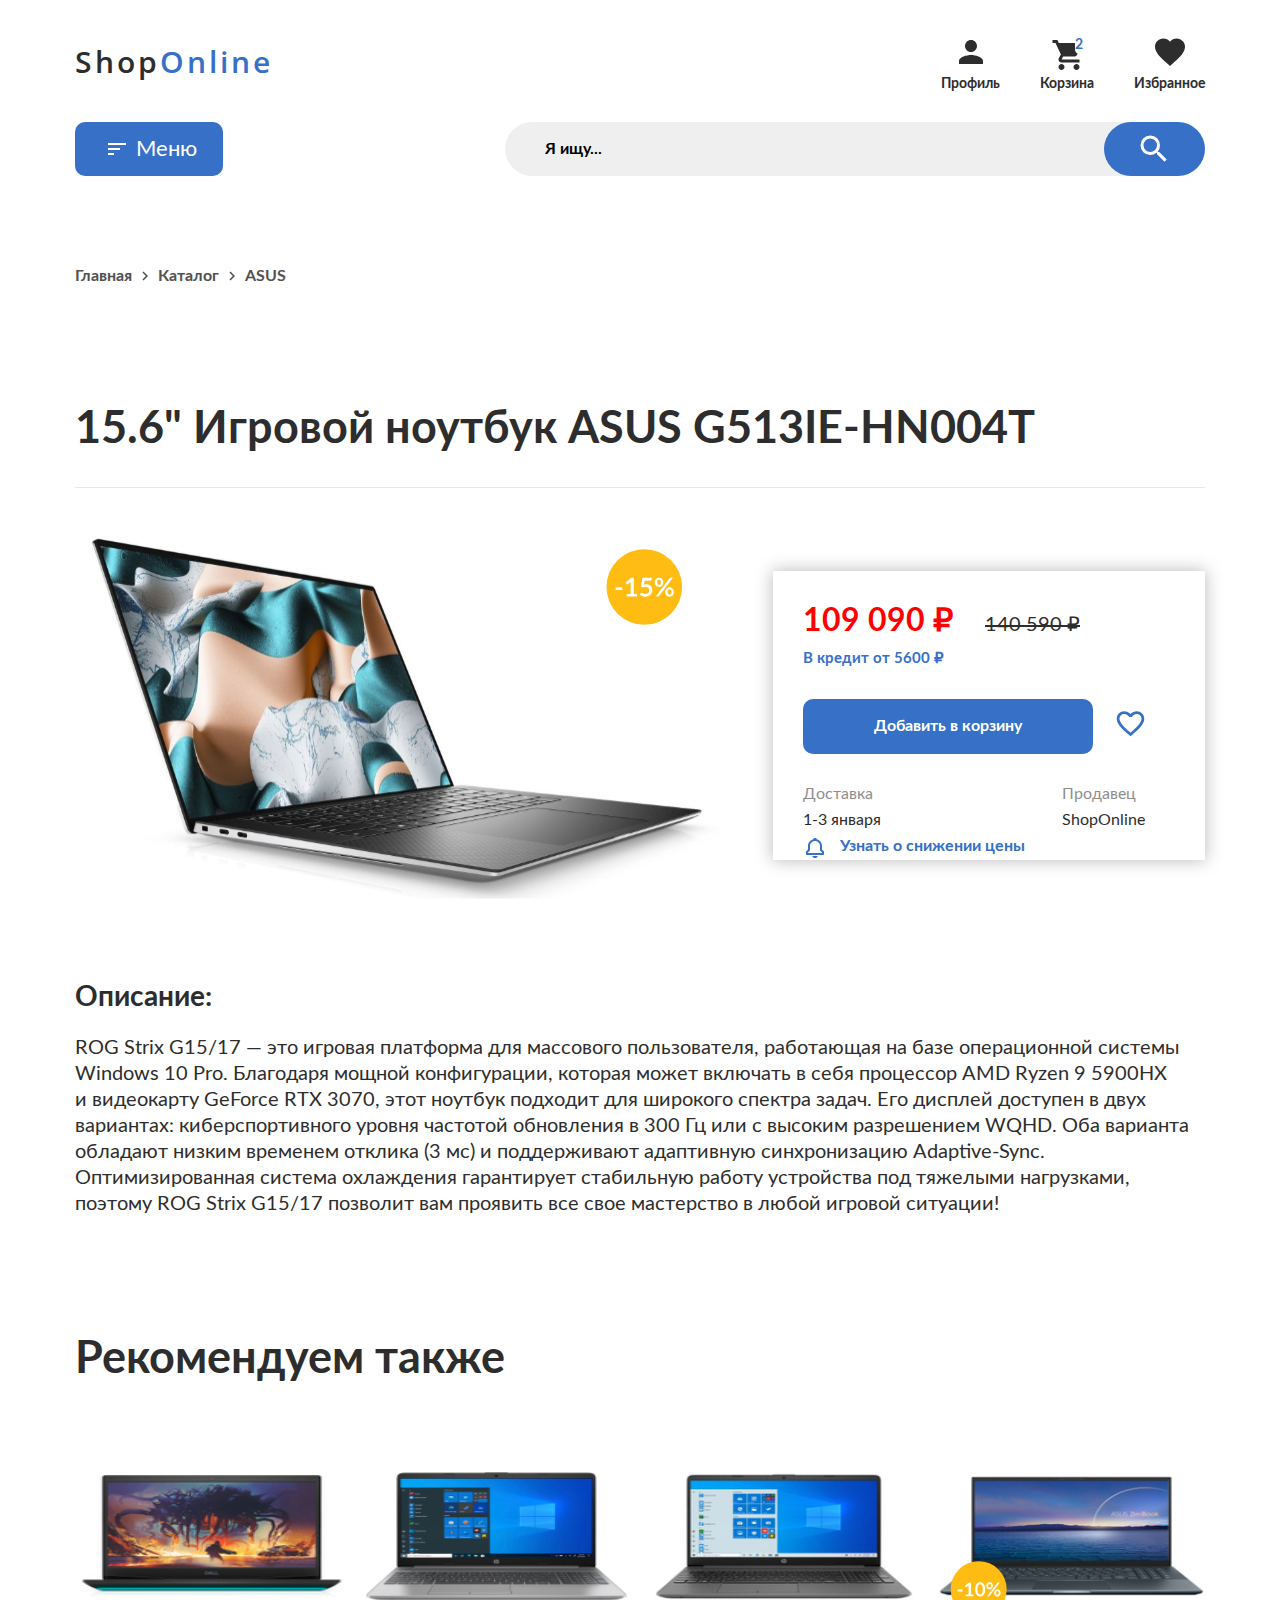
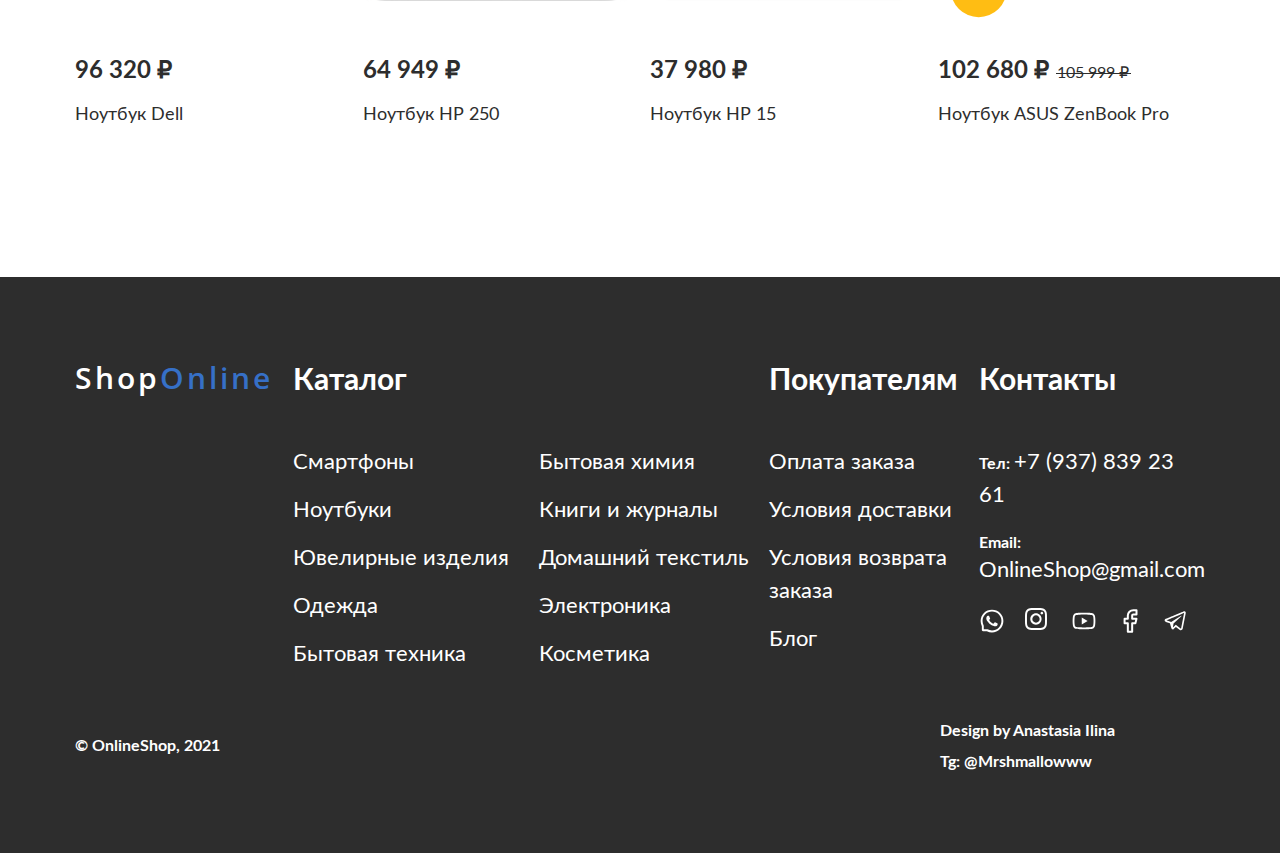
<file: notebooks-asus.html>
<!DOCTYPE html><html lang="ru"><head><meta charset="utf-8"><meta http-equiv="X-UA-Compatible" content="IE=edge"><meta name="viewport" content="width=device-width,initial-scale=1"><title></title><style>html{line-height:1.15;-webkit-text-size-adjust:100%}body{margin:0}main{display:block}h1{font-size:2em;margin:.67em 0}hr{box-sizing:content-box;height:0;overflow:visible}a{background-color:transparent}img{border-style:none}button,input{font-family:inherit;font-size:100%;line-height:1.15;margin:0}button,input{overflow:visible}button{text-transform:none}[type=button],button{-webkit-appearance:button}[type=button]::-moz-focus-inner,button::-moz-focus-inner{border-style:none;padding:0}[type=button]:-moz-focusring,button:-moz-focusring{outline:ButtonText dotted 1px}::-webkit-file-upload-button{-webkit-appearance:button;font:inherit}@font-face{font-family:"Open Sans";src:url(fonts/opensans-regular.woff2) format("woff2"),url(fonts/opensans-regular.woff) format("woff");font-style:normal;font-weight:400;font-display:swap}@font-face{font-family:"Open Sans";src:url(fonts/opensans-bold.woff2) format("woff2"),url(fonts/opensans-bold.woff) format("woff");font-style:normal;font-weight:700;font-display:swap}@font-face{font-family:Lato;src:url(fonts/lato-regular.woff2) format("woff2"),url(fonts/lato-regular.woff) format("woff");font-style:normal;font-weight:400;font-display:swap}@font-face{font-family:Lato;src:url(fonts/lato-bold.woff2) format("woff2"),url(fonts/lato-bold.woff) format("woff");font-style:normal;font-weight:700;font-display:swap}html{box-sizing:border-box}*,::after,::before{box-sizing:inherit}ul{list-style:none;padding:0;margin:0}h1,h2,h3,p{margin:0}a{color:inherit;text-decoration:none}img,svg{display:block;max-width:100%;height:auto}button{padding:0;margin:0}body{min-width:320px;min-height:100%;font-family:Lato,sans-serif;font-size:30px;line-height:1.3;color:#2d2d2d;background-color:#fff}.container{max-width:1920px;padding:0 75px;margin:0 auto}.btn{display:block;margin:0 auto;font-size:22px;font-weight:400;line-height:33px;color:#fff;border-radius:10px;background-color:#3670c7;border:0}@media (max-width:1024px){.container{padding:0 42px}}@media (max-width:768px){.container{padding:0 34px}}@media (max-width:480px){.container{padding:0 20px}}.header__container{padding-top:27px;padding-bottom:45px}.navigation__list{display:grid;grid-template-columns:repeat(auto-fit,minmax(max-content,190px)) repeat(auto-fit,minmax(max-content,151px)) repeat(auto-fit,minmax(max-content,770px)) repeat(auto-fit,minmax(max-content,354px));grid-template-rows:61px;grid-template-areas:"logo btn form icons";align-items:center;justify-content:space-between}.navigation__item_logo{grid-area:logo;max-width:190px;width:190px;margin-right:26px}.navigation__logo{font-family:"Open Sans",sans-serif;font-weight:700;font-size:30px;line-height:41px;letter-spacing:3px}.navigation__logo span{color:#3670c7}.navigation__menu{grid-area:btn;margin-right:0}.navigation__menu-btn{display:block;position:relative;max-width:151px;padding-left:61px;padding-right:26px;height:54px;font-size:22px;line-height:33px}.navigation__menu-btn:after{position:absolute;content:"";top:15px;left:30px;bottom:0;right:0;background-image:url(img/close-menu-btn.svg);background-repeat:no-repeat}.navigation__form{margin-right:auto;grid-area:form}.close-btn:after{background-image:url(img/menu-btn.svg);background-repeat:no-repeat}.form{display:flex;align-items:center}.form__input{display:block;margin-top:-5px;max-width:770px;width:770px;height:54px;font-size:16px;font-weight:700;line-height:21px;border:none;padding-left:40px;border-radius:30px;background-color:#efefef}.form__btn{margin-left:-100px;margin-bottom:5px;position:relative;width:101px;height:54px;background-color:#3670c7;border-radius:30px;border:none}.form__btn:after{content:"";position:absolute;background-image:url(img/search.svg);background-repeat:no-repeat;top:9px;left:32px;right:0;bottom:0}.icons{grid-area:icons}.icons__list{display:grid;grid-template-areas:"profile cart favorite";align-items:end;gap:70px;font-size:16px;font-weight:700;line-height:21px}.icons__item{display:flex;flex-direction:column;align-items:center;gap:4px}.icon-profile{grid-area:profile}.icon-cart{position:relative;grid-area:cart}.icon-cart:after{position:absolute;content:"2";left:35px;top:-4px;color:#3670c7;width:9px;height:18px;background-color:#fff;font-size:14px;font-weight:700;line-height:18px;border-radius:5px}.icon-favorite{grid-area:favorite}@media (max-width:1600px){.navigation__item_logo{margin-right:0}.navigation__form{max-width:600px}.icons__list{gap:50px}.form__btn{padding-left:65px;padding-right:35px}}@media (max-width:1440px){.navigation__list{gap:0}.navigation__item_logo{font-size:26px}.navigation__form{max-width:400px}.icons__list{font-size:14px;gap:10px}}@media (max-width:1280px){.header__container{padding-top:34px;padding-bottom:30px}.navigation__list{grid-template-columns:repeat(auto-fit,minmax(max-content,190px)) repeat(auto-fit,minmax(max-content,294px)) repeat(auto-fit,minmax(max-content,151px)) repeat(auto-fit,minmax(max-content,700px));grid-template-rows:54px 54px;grid-template-areas:"logo icons" "btn form";gap:34px 0}.navigation__item{max-height:54px}.navigation__menu{justify-self:start}.navigation__form{max-width:700px}.form__btn{margin-left:-92px}.icons{justify-self:end}.icons__list{gap:0 40px}}@media (max-width:980px){.navigation__form{max-width:540px}.navigation__menu-btn{max-width:115px;padding-left:45px;font-size:18px}.navigation__menu-btn:after{top:13px;left:15px}}@media (max-width:800px){.header__container{padding-top:25px;padding-bottom:25px}.navigation__list{gap:30px 0}.navigation__item{max-height:42px}.navigation__item_logo{max-width:165px;font-size:26px;line-height:35px}.navigation__menu{max-width:115px;justify-self:start}.navigation__menu-btn{font-size:16px;line-height:24px}.navigation__form{justify-self:start;width:60vw}.form__input{font-size:12px;line-height:16px;padding-left:30px}.icons{width:50vw;justify-self:end}.icons__list{font-size:12px;line-height:16px;gap:0;margin-left:calc(50vw - 200px)}}@media (max-width:530px){.navigation__list{gap:20px 0}.navigation__form{justify-self:start;width:50vw}.icons{width:40vw}.icons__list{margin-left:calc(40vw - 200px)}}@media (max-width:480px){.header__container{padding-top:20px;padding-bottom:20px}.navigation__list{grid-template-columns:repeat(auto-fit,minmax(max-content,114px)) repeat(auto-fit,minmax(max-content,79px)) repeat(auto-fit,minmax(max-content,130px)) repeat(auto-fit,minmax(max-content,280px));grid-template-rows:61px 61px 61px;grid-template-areas:"logo ." "btn icons" "form .";justify-content:start}.navigation__item{max-height:30px}.navigation__item_logo{max-width:114px;font-size:18px;line-height:35px}.navigation__menu-btn{width:79px;height:30px;padding-left:35px;font-size:12px;border-radius:4px}.navigation__menu-btn:after{top:0;left:-50px;background-position:center;background-size:14px 14px}.navigation__form{width:calc(91vw - 78px)}.form__input{height:30px;font-size:8px}.form__btn{height:30px;max-width:60px;width:60px;left:67px;padding-left:20px;padding-right:20px}.form__btn:after{top:-2px;left:3px;background-position:center;background-size:20px 20px}.icons{max-width:30vw;justify-self:start;margin-left:calc(-28vw + 60px)}.icons__list{gap:20px;justify-content:end;align-items:center}.icons__item{max-width:30px;height:30px}.icon-cart:after{left:30px}.icon-profile__svg{width:30px;height:30px}.icon-cart__svg{width:25px;height:25px}.icons__item p{display:none}}.menu{opacity:0;height:0;overflow:hidden;padding-top:30px;color:#2d2d2d}.menu__wrap{display:flex}.menu__catalog{max-width:480px;margin-right:98px}.menu__customers{max-width:307px;margin-right:127px}.menu__contacts{max-width:380px}.contacts__info a{font-size:22px;font-weight:400;line-height:33px;margin-bottom:21px}.inner__list{display:none;padding-left:10px;color:#525252}@media (max-width:1600px){.menu__catalog{margin-right:50px}.menu__customers{margin-right:50px}}@media (max-width:1400px){.menu__catalog{margin-right:30px}.menu__customers{margin-right:30px}}@media (max-width:1280px){.catalog__title,.contacts__title,.customers__title{font-size:30px}.menu__catalog{margin-right:20px}.menu__customers{margin-right:20px}}@media (max-width:1200px){.catalog__title,.contacts__title,.customers__title{font-size:27px;line-height:30px}.catalog__list{font-size:16px}.customers__list{font-size:16px}.contacts__info a{font-size:16px}}@media (max-width:1024px){.menu__wrap{flex-wrap:wrap;gap:60px 20px}.catalog__title{font-size:38px;line-height:42px;margin-bottom:40px}.catalog__list{grid-template-columns:max-content;gap:15px 30px;font-size:22px;line-height:33px}.customers__title{font-size:38px;line-height:42px}.customers__list{font-size:22px;line-height:33px}.contacts__title{font-size:38px;line-height:42px}.contacts__info a{font-size:22px;line-height:33px}}@media (max-width:920px){.catalog__title{font-size:30px;line-height:41px}.catalog__list{font-size:18px;line-height:25px}.customers__title{font-size:30px;line-height:41px}.customers__list{font-size:18px;line-height:25px}.contacts__title{font-size:30px;line-height:41px}.contacts__info a{font-size:18px}}@media (max-width:660px){.menu__wrap{flex-wrap:wrap}.menu__contacts{width:600px;margin:0 auto;text-align:center;padding-top:20px}.menu__customers{width:40%;margin:0 auto;text-align:center;padding-top:20px}.menu__customers:after{width:100%}}.item-09{grid-area:item-09}.item-10{grid-area:item-10}.item-05{grid-area:item-05}.item-06{grid-area:item-06}.item-07{grid-area:item-07}.item-08{grid-area:item-08}@media (max-width:1024px){.product__price{font-size:28px;line-height:34px}}@media (max-width:768px){.product__price{font-size:22px;line-height:26px}.product__old-price{font-size:16px;line-height:19px}.product__name{font-size:18px;line-height:27px}}@media (max-width:425px){.menu__wrap{flex-direction:column;align-items:center}.menu__catalog{text-align:center}.menu__customers{padding-top:0}.catalog__title{margin-bottom:20px}.catalog__list{margin-bottom:20px}.customers__title{margin-bottom:20px}.contacts__title{margin-bottom:20px}.contacts__info{margin-bottom:10px}.product__price{font-size:16px;line-height:19px}.product__old-price{font-size:12px;line-height:14px}.product__name{font-size:12px;line-height:18px}}.catalog__title{font-size:38px;font-weight:700;line-height:49px;margin-bottom:40px}.catalog__list{display:grid;grid-template-columns:max-content max-content;gap:15px 30px;font-size:22px;line-height:33px}.customers__title{font-size:38px;font-weight:700;line-height:49px;margin-bottom:40px}.customers__list{display:flex;flex-direction:column;gap:15px;font-size:22px;line-height:33px}.contacts__title{font-size:38px;font-weight:700;line-height:49px;margin-bottom:40px}.contacts__info{font-size:16px;font-weight:700;line-height:21px;margin-bottom:21px}@media (max-width:1280px){.catalog__title,.contacts__title,.customers__title{font-size:30px}}@media (max-width:1200px){.catalog__title,.contacts__title,.customers__title{font-size:27px;line-height:30px}.catalog__list{font-size:16px}.customers__list{font-size:16px}}@media (max-width:1024px){.catalog__title{font-size:38px;line-height:42px;margin-bottom:40px}.catalog__list{grid-template-columns:max-content;gap:15px 30px;font-size:22px;line-height:33px}.customers__title{font-size:38px;line-height:42px}.customers__list{font-size:22px;line-height:33px}.contacts__title{font-size:38px;line-height:42px}.contacts__info{font-size:22px;line-height:33px}}@media (max-width:920px){.catalog__title{font-size:30px;line-height:41px}.catalog__list{font-size:18px;line-height:25px}.customers__title{font-size:30px;line-height:41px}.customers__list{font-size:18px;line-height:25px}.contacts__title{font-size:30px;line-height:41px}.contacts__info{font-size:14px}}@media (max-width:768px){.catalog__title{font-size:26px;line-height:34px}.catalog__list{font-size:16px;line-height:24px}.customers__title{font-size:26px;line-height:34px}.customers__list{font-size:16px;line-height:24px}.contacts__title{font-size:26px;line-height:34px}.contacts__info{font-size:12px;line-height:16px}}@media (max-width:425px){.catalog__title{margin-bottom:20px}.catalog__list{margin-bottom:20px}.customers__title{margin-bottom:20px}.contacts__title{margin-bottom:20px}.contacts__info{margin-bottom:10px}}@media (max-width:375px){.catalog__title{font-size:20px;line-height:26px}.catalog__list{font-size:12px;line-height:14px}.customers__title{font-size:20px;line-height:26px}.customers__list{font-size:12px;line-height:14px}.contacts__title{font-size:20px;line-height:26px}.contacts__info{font-size:10px;line-height:13px}}.good__container{padding-top:80px}.good__title{padding-bottom:25px;font-size:50px;line-height:65px;font-weight:700;color:#2d2d2d}.good__divided{display:block;height:1px;border:0;border-top:1px solid #e8e8e8;margin:0;padding-bottom:43px}.good__info{display:flex;justify-content:space-between;margin-bottom:80px}.good__order{align-self:center;padding:40px 90px 0 40px;box-shadow:0 0 16px 1px rgba(0,0,0,.2509803922)}.good .order__wrap{display:flex;gap:23px}.good__delivery-seller{display:flex;justify-content:space-between}.good .price{font-family:Lato,sans-serif}.good .price__current{font-size:36px;line-height:43px;font-weight:700;margin-right:24px;color:red}.good .price__old{font-size:22px;line-height:26px;font-weight:400;color:#2d2d2d;text-decoration:line-through}.good .price__credit{padding-top:7px;padding-bottom:30px;font-size:16px;line-height:21px;font-weight:700;color:#3670c7}.good .cart{margin-bottom:30px}.good .cart__button{width:290px;padding:17px 0;font-size:16px;line-height:21px;font-weight:700;color:#fff;border-radius:10px;border:none;background-color:#3670c7}.good .delivery,.good .seller{font-size:16px;line-height:21px;font-weight:400;color:#8f8f8f}.good .delivery p,.good .seller p{margin-bottom:5px}.good .delivery__date,.good .seller__shop{color:#2d2d2d}.good .favorite{padding-top:12px;align-self:baseline}.good .price-decrease{display:flex;gap:13px}.good .order-link{font-size:16px;line-height:21px;font-weight:700;color:#3670c7}.good .description{max-width:1234px;margin-bottom:60px}.good .description__title{margin-bottom:20px;font-size:32px;line-height:42px;font-weight:700}.good .description__text{font-size:22px;line-height:33px}@media (max-width:1400px){.good__title{font-size:45px}.good__order{padding:30px 60px 0 30px}.good .description__title{font-size:28px;line-height:36px}.good .description__text{font-size:20px;line-height:26px}.good .price__current{font-size:32px;line-height:41px}.good .price__old{font-size:20px;line-height:26px}.good .price__credit{font-size:15px;line-height:20px}.good__img{width:650px}}@media (max-width:1240px){.good .cart__button{width:210px;padding:15px 0;font-size:15px;line-height:20px}.good .price__current{margin-right:10px}.good .price__old{font-size:18px;line-height:23px}.good .order__wrap{gap:15px}.good__img{width:540px}}@media (max-width:1024px){.good__title{max-width:620px;font-size:40px;line-height:52px}.good__order{padding:25px 44px 0 20px}.good .cart{width:202px}.good .cart__button{width:100%;padding:12px 0;font-size:16px;line-height:21px}.good__delivery-seller{justify-content:flex-start}.good .delivery{margin-right:60px}.good .order-link{font-size:14px;line-height:18px}.good .price-decrease{gap:7px}.good .price-decrease svg{width:22px;height:22px}.good .description__title{font-size:24px;line-height:31px}.good .description__text{font-size:18px;line-height:26px}.good .price__current{margin-right:10px;font-size:28px;line-height:33px}.good .price__old{font-size:18px;line-height:21px}.good .price__credit{font-size:14px;line-height:18px}.good__img{width:540px}}@media (max-width:960px){.good .description__title{font-size:21px;line-height:27px}.good .description__text{font-size:17px;line-height:25px}.good__img{width:460px}}@media (max-width:860px){.good .description__title{font-size:19px;line-height:25px}.good .description__text{font-size:17px;line-height:25px}.good__order{padding:25px 20px 0}.good__img{width:390px}}@media (max-width:768px){.good__title{max-width:500px;font-size:28px;line-height:36px}.good .favorite{width:33px;height:33px}.good .price-decrease svg{width:20px;height:20px}.good .description__title{font-size:18px;line-height:23px}.good .description__text{font-size:16px;line-height:24px}.good__order{padding:25px 20px 0}.good__img{width:380px}}@media (max-width:740px){.good__title{max-width:500px;font-size:24px;line-height:36px}.good .cart{width:202px}.good .cart__button{font-size:14px;line-height:18px}.good .order-link{font-size:10px;line-height:13px}.good .price__current{margin-right:5px;font-size:24px;line-height:31px}.good .price__old{font-size:16px;line-height:20px}.good .price__credit{font-size:13px;line-height:17px}.good .favorite{width:24px;height:24px}.good .delivery,.good .seller{font-size:14px;line-height:18px}.good .description__title{font-size:18px;line-height:23px}.good .description__text{font-size:16px;line-height:24px}.good__order{padding:25px 20px 0}.good__img{width:300px}}@media (max-width:660px){.good__info{gap:0;justify-content:flex-end}.good .cart__button{font-size:13px;line-height:17px}.good .order__wrap{gap:5px}.good .order-link{font-size:10px;line-height:13px}.good .price__current{margin-right:5px;font-size:22px;line-height:28px}.good .price__old{font-size:14px;line-height:18px}.good .price__credit{font-size:13px;line-height:17px}.good .delivery,.good .seller{font-size:13px;line-height:17px}.good .price-decrease svg{width:15px;height:15px}.good .description__title{font-size:17px;line-height:22px}.good .description__text{font-size:14px;line-height:18px}.good__order{padding:25px 10px 0}.good__img{width:280px}}@media (max-width:600px){.good .cart__button{width:150px;padding:7px 0;font-size:12px;line-height:16px}.good .order__wrap{gap:0}.good .wrap{width:150px}.good .order-link{font-size:9px;line-height:12px}.good .price__current{margin-right:5px;font-size:20px;line-height:26px}.good .price__old{font-size:12px;line-height:16px}.good .price__credit{font-size:12px;line-height:16px}.good .delivery,.good .seller{font-size:12px;line-height:16px}.good .price-decrease svg{width:14px;height:14px}.good .description__title{font-size:16px;line-height:21px}.good .description__text{font-size:12px;line-height:18px}.good__img{width:250px}}@media (max-width:520px){.good__img{width:210px}}@media (max-width:460px){.good__img{width:180px}}@media (max-width:425px){.good__title{max-width:300px;font-size:18px;line-height:23px}.good__info{flex-wrap:wrap;gap:20px}.good .cart__button{width:150px;padding:7px 0;font-size:12px;line-height:16px}.good .order__wrap{align-items:baseline;gap:10px}.good .wrap{width:150px}.good .order-link{font-size:9px;line-height:12px}.good .price__current{margin-right:5px;font-size:20px;line-height:26px}.good .price__old{font-size:12px;line-height:16px}.good .price__credit{font-size:12px;line-height:16px}.good .delivery,.good .seller{font-size:12px;line-height:16px}.good .price-decrease svg{width:14px;height:14px}.good .description__title{font-size:16px;line-height:21px}.good .description__text{font-size:12px;line-height:18px}.good__order{padding:25px 105px 0 50px}.good__img{width:320px}}@media (max-width:360px){.good__info{flex-wrap:wrap;align-items:center;justify-content:center;gap:20px}.good__order{padding:25px 70px 0 30px}}.item-01{grid-area:item-01}.item-02{grid-area:item-02}.item-03{grid-area:item-03}.item-04{grid-area:item-04}.product__link{display:block;margin-bottom:20px}.product__img{width:100%}.product__prices{margin-bottom:15px}.product__price{font-size:28px;font-weight:700;line-height:34px}.product__old-price{position:relative;text-decoration:none;font-size:20px;line-height:24px}.product__old-price:before{content:"";width:105%;height:.07em;background-color:#2d2d2d;position:absolute;top:50%;left:-1px}.product__name{display:block;font-size:22px;line-height:33px}@media (max-width:1400px){.product__price{font-size:24px;line-height:31px}.product__old-price{position:relative;text-decoration:none;font-size:16px;line-height:21px}.product__old-price:before{content:"";width:105%;height:.07em;background-color:#2d2d2d;position:absolute;top:50%;left:-1px}.product__name{display:block;font-size:18px;line-height:23px}}@media (max-width:1240px){.product__price{font-size:21px;line-height:27px}.product__old-price{position:relative;text-decoration:none;font-size:13px;line-height:17px}.product__old-price:before{content:"";width:105%;height:.07em;background-color:#2d2d2d;position:absolute;top:50%;left:-1px}.product__name{display:block;font-size:16px;line-height:23px}}.also-recommended{display:none}@media (max-width:1024px){.also-recommended{display:block}.also-recommended__container{width:100%;padding-top:50px}.also-recommended__title{margin-bottom:50px;font-size:30px;font-weight:700;line-height:39px;color:#2d2d2d}.also-recommended__list{display:grid;grid-template-columns:repeat(3,1fr);justify-items:stretch;grid-template-areas:"item-01 item-02 item-03" "item-04 item-05 item-06";gap:50px 20px}.item-01{grid-area:item-01}.item-02{grid-area:item-02}.item-03{grid-area:item-03}.item-04{grid-area:item-04}.item-05{grid-area:item-05}.item-06{grid-area:item-06}.product__link{display:block;margin-bottom:20px}.product__img{width:100%}.product__prices{margin-bottom:15px}.product__price{font-size:28px;font-weight:700;line-height:34px}.product__old-price{position:relative;text-decoration:none;font-size:20px;line-height:24px}.product__old-price:before{content:"";width:105%;height:.07em;background-color:#2d2d2d;position:absolute;top:50%;left:-1px}.product__name{display:block;font-size:22px;line-height:33px}}@media (max-width:768px){.also-recommended__title{font-size:30px;line-height:39px}.product__price{font-size:22px;line-height:26px}.product__old-price{font-size:16px;line-height:19px}.product__name{font-size:18px;line-height:27px}}@media (max-width:425px){.also-recommended__list{grid-template-columns:minmax(min-content,1fr);grid-template-areas:"item-01" "item-02" "item-03" "item-04" "item-05" "item-06";gap:50px}.also-recommended__title{font-size:20px;line-height:26px}.product__price{font-size:16px;line-height:19px}.product__old-price{font-size:12px;line-height:14px}.product__name{font-size:12px;line-height:18px}}</style><link rel="stylesheet" href="css/index.css" media="print" onload="this.media='all'"><script src="js/goods.min.js" type="module"></script></head><body><header class="header"><div class="container header__container"><nav class="navigation"><ul class="navigation__list"><li class="navigation__item navigation__item_logo"><p class="navigation__logo">Shop<span>Online</span></p></li><li class="navigation__item navigation__menu"><button class="navigation__menu-btn btn close-btn" type="button">Меню</button></li><li class="navigation__item navigation__form"><form class="form"><label for="search"></label> <input class="form__input" type="text" name="search" id="search" value="Я ищу..."> <button class="form__btn" type="button" aria-label="Поиск"></button></form></li><li class="navigation__item icons"><ul class="icons__list"><li class="icons__item icon-profile" tabindex="0"><svg class="icon-profile__svg" xmlns="http://www.w3.org/2000/svg" width="36" height="36" viewBox="0 0 36 36" fill="none"><g clip-path="url(#clip0_4301_122)"><path d="M18 18C21.315 18 24 15.315 24 12C24 8.685 21.315 6 18 6C14.685 6 12 8.685 12 12C12 15.315 14.685 18 18 18ZM18 21C13.995 21 6 23.01 6 27V30H30V27C30 23.01 22.005 21 18 21Z" fill="#2D2D2D"/></g><defs><rect width="36" height="36" fill="white"/></defs></svg><p>Профиль</p></li><li class="icons__item icon-cart" tabindex="0"><svg class="icon-cart__svg" xmlns="http://www.w3.org/2000/svg" width="31" height="30" viewBox="0 0 31 30" fill="none"><path d="M9.5 24C7.85 24 6.515 25.35 6.515 27C6.515 28.65 7.85 30 9.5 30C11.15 30 12.5 28.65 12.5 27C12.5 25.35 11.15 24 9.5 24ZM0.5 0V3H3.5L8.9 14.385L6.875 18.06C6.635 18.48 6.5 18.975 6.5 19.5C6.5 21.15 7.85 22.5 9.5 22.5H27.5V19.5H10.13C9.92 19.5 9.755 19.335 9.755 19.125L9.8 18.945L11.15 16.5H22.325C23.45 16.5 24.44 15.885 24.95 14.955L30.32 5.22C30.44 5.01 30.5 4.755 30.5 4.5C30.5 3.675 29.825 3 29 3H6.815L5.405 0H0.5ZM24.5 24C22.85 24 21.515 25.35 21.515 27C21.515 28.65 22.85 30 24.5 30C26.15 30 27.5 28.65 27.5 27C27.5 25.35 26.15 24 24.5 24Z" fill="#2D2D2D"/></svg><p>Корзина</p></li><li class="icons__item icon-favorite" tabindex="0"><svg class="icon-favorite__svg" xmlns="http://www.w3.org/2000/svg" width="36" height="36" viewBox="0 0 36 36" fill="none"><g clip-path="url(#clip0_4301_135)"><path d="M18 32.025L15.825 30.045C8.1 23.04 3 18.42 3 12.75C3 8.13 6.63 4.5 11.25 4.5C13.86 4.5 16.365 5.715 18 7.635C19.635 5.715 22.14 4.5 24.75 4.5C29.37 4.5 33 8.13 33 12.75C33 18.42 27.9 23.04 20.175 30.06L18 32.025Z" fill="#2D2D2D"/></g><defs><rect width="36" height="36" fill="white"/></defs></svg><p>Избранное</p></li></ul></li></ul><div class="menu"><div class="menu__wrap"><div class="menu__catalog catalog" tabindex="0"><h3 class="catalog__title">Каталог</h3><ul class="catalog__list"><li class="catalog__item">Смартфоны<ul class="inner__list"><li><a href="#">Смартфоны</a></li></ul></li><li class="catalog__item"><a href="#">Бытовая химия</a></li><li class="catalog__item">Ноутбуки<ul class="inner__list"><li><a href="notebooks-asus.html">ASUS</a></li><li><a href="notebooks-samsung.html">Samsung</a></li></ul></li><li class="catalog__item"><a href="#">Книги и журналы</a></li><li class="catalog__item"><a href="#">Ювелирные изделия</a></li><li class="catalog__item"><a href="#">Домашний текстиль</a></li><li class="catalog__item"><a href="#">Одежда</a></li><li class="catalog__item"><a href="#">Электроника</a></li><li class="catalog__item"><a href="#">Бытовая техника</a></li><li class="catalog__item"><a href="#">Косметика</a></li></ul></div><div class="menu__customers customers" tabindex="0"><h3 class="customers__title">Покупателям</h3><ul class="customers__list"><li class="customers__item"><a href="#">Оплата заказа</a></li><li class="customers__item">Условия доставки<ul class="inner__list"><li><a href="delivery-post.html">По почте</a></li><li><a href="delivery-courier.html">Курьером</a></li></ul></li><li class="customers__item"><a href="#">Условия возврата заказа</a></li><li class="customers__item"><a href="blog.html">Блог</a></li></ul></div><div class="menu__contacts contacts" tabindex="0"><h3 class="contacts__title">Связаться с нами</h3><p class="contacts__info"><a href="#">Контакты</a></p></div></div></div></nav></div></header><main><section class="good"><div class="container good__container"><h1 class="good__title">15.6" Игровой ноутбук ASUS G513IE-HN004T</h1><hr class="good__divided"><div class="good__info"><img class="good__img" src="img/good-photo.svg" width="757" height="427" alt="Изображение товара"><div class="good__order"><div class="good__price price"><span class="price__current">109 090 ₽</span> <span class="price__old">140 590 ₽</span><p class="price__credit">В кредит от 5600 ₽</p></div><div class="order__wrap"><div class="wrap"><div class="good__cart cart"><button class="cart__button" type="button">Добавить в корзину</button></div></div><svg class="favorite" width="29" height="26" viewBox="0 0 29 26" fill="none" xmlns="http://www.w3.org/2000/svg"><path d="M20.6875 0.125C18.295 0.125 15.9987 1.23875 14.5 2.99875C13.0012 1.23875 10.705 0.125 8.3125 0.125C4.0775 0.125 0.75 3.4525 0.75 7.6875C0.75 12.885 5.425 17.12 12.5062 23.555L14.5 25.3563L16.4937 23.5413C23.575 17.12 28.25 12.885 28.25 7.6875C28.25 3.4525 24.9225 0.125 20.6875 0.125ZM14.6375 21.5062L14.5 21.6437L14.3625 21.5062C7.8175 15.58 3.5 11.6613 3.5 7.6875C3.5 4.9375 5.5625 2.875 8.3125 2.875C10.43 2.875 12.4925 4.23625 13.2212 6.12H15.7925C16.5075 4.23625 18.57 2.875 20.6875 2.875C23.4375 2.875 25.5 4.9375 25.5 7.6875C25.5 11.6613 21.1825 15.58 14.6375 21.5062Z" fill="#3670C7"/></svg></div><div class="good__delivery-seller"><div class="delivery"><p>Доставка</p><p class="delivery__date">1-3 января</p></div><div class="seller"><p>Продавец</p><p class="seller__shop">ShopOnline</p></div></div><div class="price-decrease"><svg width="24" height="24" viewBox="0 0 24 24" fill="none" xmlns="http://www.w3.org/2000/svg"><path d="M19 13.586V10C19 6.783 16.815 4.073 13.855 3.258C13.562 2.52 12.846 2 12 2C11.154 2 10.438 2.52 10.145 3.258C7.185 4.074 5 6.783 5 10V13.586L3.293 15.293C3.19996 15.3857 3.12617 15.4959 3.07589 15.6172C3.0256 15.7386 2.99981 15.8687 3 16V18C3 18.2652 3.10536 18.5196 3.29289 18.7071C3.48043 18.8946 3.73478 19 4 19H20C20.2652 19 20.5196 18.8946 20.7071 18.7071C20.8946 18.5196 21 18.2652 21 18V16C21.0002 15.8687 20.9744 15.7386 20.9241 15.6172C20.8738 15.4959 20.8 15.3857 20.707 15.293L19 13.586ZM19 17H5V16.414L6.707 14.707C6.80004 14.6143 6.87383 14.5041 6.92412 14.3828C6.9744 14.2614 7.00019 14.1313 7 14V10C7 7.243 9.243 5 12 5C14.757 5 17 7.243 17 10V14C17 14.266 17.105 14.52 17.293 14.707L19 16.414V17ZM12 22C12.6193 22.0008 13.2235 21.8086 13.7285 21.4502C14.2335 21.0917 14.6143 20.5849 14.818 20H9.182C9.38566 20.5849 9.76648 21.0917 10.2715 21.4502C10.7765 21.8086 11.3807 22.0008 12 22Z" fill="#3670C7"/></svg> <a class="order-link" href="#">Узнать о снижении цены</a></div></div></div><div class="good__description description"><p class="description__title">Описание:</p><p class="description__text">ROG Strix G15/17&nbsp;&mdash; это игровая платформа для массового пользователя, работающая на&nbsp;базе операционной системы Windows 10&nbsp;Pro. Благодаря мощной конфигурации, которая может включать в&nbsp;себя процессор AMD Ryzen 9 5900HX и&nbsp;видеокарту GeForce RTX 3070, этот ноутбук подходит для широкого спектра задач. Его дисплей доступен в&nbsp;двух вариантах: киберспортивного уровня частотой обновления в&nbsp;300&nbsp;Гц или с&nbsp;высоким разрешением WQHD. Оба варианта обладают низким временем отклика (3&nbsp;мс) и&nbsp;поддерживают адаптивную синхронизацию Adaptive-Sync. Оптимизированная система охлаждения гарантирует стабильную работу устройства под тяжелыми нагрузками, поэтому ROG Strix G15/17 позволит вам проявить все свое мастерство в&nbsp;любой игровой ситуации!</p></div></div></section><section class="recommended"><div class="container recommended__container"><h2 class="recommended__title">Рекомендуем также</h2><ul class="recommended__list"><li class="recommended__item product item-01"><a class="product__link" href="#"><img class="product__img" src="img/notebook-1.svg" width="420" height="295" alt="Ноутбук Dell"></a><p class="product__prices"><span class="product__price">96 320 ₽</span></p><a class="product__name" href="#">Ноутбук Dell</a></li><li class="recommended__item product item-02"><a class="product__link" href="#"><img class="product__img" src="img/notebook-2.svg" width="420" height="295" alt="Ноутбук HP 250"></a><p class="product__prices"><span class="product__price">64 949 ₽</span></p><a class="product__name" href="#">Ноутбук HP 250</a></li><li class="recommended__item product item-03"><a class="product__link" href="#"><img class="product__img" src="img/notebook-3.svg" width="420" height="295" alt="Ноутбук HP 15"></a><p class="product__prices"><span class="product__price">37 980 ₽</span></p><a class="product__name" href="#">Ноутбук HP 15</a></li><li class="recommended__item product item-04"><a class="product__link" href="#"><img class="product__img" src="img/notebook-4.svg" width="420" height="295" alt="Ноутбук ASUS ZenBook Pro"></a><p class="product__prices"><span class="product__price">102 680 ₽</span> <span class="product__old-price">105 999 ₽</span></p><a class="product__name" href="#">Ноутбук ASUS ZenBook Pro</a></li></ul></div></section><section class="also-recommended"><div class="container also-recommended__container"><h2 class="also-recommended__title">Рекомендуем также</h2><ul class="also-recommended__list"><li class="also-recommended__item product item-01"><a class="product__link" href="#"><img class="product__img" src="img/product-1.svg" width="420" height="295" alt="Пара футболок"></a><p class="product__prices"><span class="product__price">1299 ₽</span> <span class="product__old-price">2598 ₽</span></p><a class="product__name" href="#">Пара футболок</a></li><li class="also-recommended__item product item-02"><a class="product__link" href="#"><img class="product__img" src="img/product-2.svg" width="420" height="295" alt="Кроссовки"></a><p class="product__prices"><span class="product__price">2099 ₽</span> <span class="product__old-price">5938 ₽</span></p><a class="product__name" href="#">Кроссовки</a></li><li class="also-recommended__item product item-03"><a class="product__link" href="#"><img class="product__img" src="img/product-3.svg" width="420" height="295" alt="Постельное бельё"></a><p class="product__prices"><span class="product__price">3902 ₽</span> <span class="product__old-price">4490 ₽</span></p><a class="product__name" href="#">Постельное бельё</a></li><li class="also-recommended__item product item-04"><a class="product__link" href="#"><img class="product__img" src="img/product-4.svg" width="420" height="295" alt="Фен"></a><p class="product__prices"><span class="product__price">2999 ₽</span> <span class="product__old-price">6030 ₽</span></p><a class="product__name" href="#">Фен</a></li><li class="also-recommended__item product item-05"><a class="product__link" href="#"><img class="product__img" src="img/product-3.svg" width="420" height="295" alt="Постельное бельё"></a><p class="product__prices"><span class="product__price">3902 ₽</span> <span class="product__old-price">4490 ₽</span></p><a class="product__name" href="#">Постельное бельё</a></li><li class="also-recommended__item product item-06"><a class="product__link" href="#"><img class="product__img" src="img/product-4.svg" width="420" height="295" alt="Фен"></a><p class="product__prices"><span class="product__price">2999 ₽</span> <span class="product__old-price">6030 ₽</span></p><a class="product__name" href="#">Фен</a></li></ul></div></section></main><footer class="footer"><div class="container footer-container"><div class="footer__wrap"><p class="footer__logo">Shop<span>Online</span></p><div class="footer__catalog catalog" tabindex="0"><h3 class="catalog__title">Каталог</h3><ul class="catalog__list"><li class="catalog__item"><a href="#">Смартфоны</a></li><li class="catalog__item"><a href="#">Бытовая химия</a></li><li class="catalog__item"><a href="#">Ноутбуки</a></li><li class="catalog__item"><a href="#">Книги и журналы</a></li><li class="catalog__item"><a href="#">Ювелирные изделия</a></li><li class="catalog__item"><a href="#">Домашний текстиль</a></li><li class="catalog__item"><a href="#">Одежда</a></li><li class="catalog__item"><a href="#">Электроника</a></li><li class="catalog__item"><a href="#">Бытовая техника</a></li><li class="catalog__item"><a href="#">Косметика</a></li></ul></div><div class="footer__customers customers" tabindex="0"><h3 class="customers__title">Покупателям</h3><ul class="customers__list"><li class="customers__item"><a href="#">Оплата заказа</a></li><li class="customers__item"><a href="#">Условия доставки</a></li><li class="customers__item"><a href="#">Условия возврата заказа</a></li><li class="customers__item"><a href="#">Блог</a></li></ul></div><div class="footer__contacts contacts" tabindex="0"><h3 class="contacts__title">Контакты</h3><p class="contacts__info">Тел: <a href="tel:+79378392361">+7 (937) 839 23 61</a></p><p class="contacts__info">Email: <a href="mailto:OnlineShop@gmail.com">OnlineShop@gmail.com</a></p><ul class="social__list social"><li class="social__item"><a class="social__whats-app" href="#"><svg width="26" height="26" viewBox="0 0 26 26" fill="none" xmlns="http://www.w3.org/2000/svg"><title>Ватсап</title><path d="M18.1162 15.2318C17.8395 15.0896 16.4608 14.4143 16.2043 14.3229C15.9479 14.2264 15.76 14.1807 15.5746 14.465C15.3867 14.7469 14.8535 15.374 14.686 15.5645C14.5235 15.7523 14.3584 15.7752 14.0817 15.6355C12.4363 14.8129 11.3572 14.168 10.2731 12.3068C9.98616 11.8117 10.56 11.8473 11.0957 10.7783C11.1871 10.5904 11.1414 10.4305 11.0703 10.2883C10.9992 10.1461 10.4406 8.76992 10.2071 8.20879C9.98108 7.66289 9.74748 7.73906 9.57737 7.72891C9.41487 7.71875 9.22952 7.71875 9.04163 7.71875C8.85373 7.71875 8.55159 7.78984 8.29514 8.0666C8.0387 8.34844 7.31506 9.02637 7.31506 10.4025C7.31506 11.7787 8.31799 13.1117 8.4551 13.2996C8.59729 13.4875 10.428 16.3109 13.2387 17.5271C15.016 18.2939 15.7117 18.36 16.6004 18.2279C17.1412 18.1467 18.2559 17.5525 18.4869 16.8949C18.718 16.2398 18.718 15.6787 18.6494 15.5619C18.5809 15.4375 18.393 15.3664 18.1162 15.2318Z" fill="white"/><path d="M23.4914 8.59219C22.9176 7.22871 22.0949 6.00488 21.0463 4.95371C19.9977 3.90508 18.7738 3.07988 17.4078 2.50859C16.0113 1.92207 14.5285 1.625 13 1.625H12.9492C11.4106 1.63262 9.92014 1.9373 8.51858 2.53652C7.16526 3.11543 5.95158 3.93809 4.91311 4.98672C3.87463 6.03535 3.05959 7.2541 2.49592 8.6125C1.91194 10.0191 1.6174 11.5146 1.62502 13.0533C1.63264 14.8154 2.05412 16.5648 2.84377 18.1289V21.9883C2.84377 22.6332 3.36682 23.1562 4.01174 23.1562H7.87365C9.43772 23.9459 11.1871 24.3674 12.9492 24.375H13.0026C14.5235 24.375 15.9987 24.0805 17.3875 23.5041C18.7459 22.9379 19.9672 22.1254 21.0133 21.0869C22.0619 20.0484 22.8871 18.8348 23.4635 17.4814C24.0627 16.0799 24.3674 14.5895 24.375 13.0508C24.3826 11.5045 24.083 10.0039 23.4914 8.59219ZM19.6549 19.7133C17.875 21.4754 15.5137 22.4453 13 22.4453H12.9569C11.4258 22.4377 9.9049 22.0568 8.56174 21.3408L8.34846 21.2266H4.77346V17.6516L4.6592 17.4383C3.94319 16.0951 3.56233 14.5742 3.55471 13.0432C3.54455 10.5117 4.51194 8.13516 6.28674 6.34512C8.05901 4.55508 10.428 3.56484 12.9594 3.55469H13.0026C14.2721 3.55469 15.5035 3.80098 16.6639 4.28848C17.7963 4.76328 18.8119 5.44629 19.6854 6.31973C20.5563 7.19062 21.2418 8.20879 21.7166 9.34121C22.2092 10.5143 22.4555 11.7584 22.4504 13.0432C22.4352 15.5721 21.4424 17.941 19.6549 19.7133Z" fill="white"/></svg></a></li><li class="social__item"><a class="social__instagram" href="#"><svg width="22" height="22" viewBox="0 0 22 22" fill="none" xmlns="http://www.w3.org/2000/svg"><title>instagram</title><path d="M11 0C8.01488 0 7.6395 0.01375 6.46663 0.066C5.29375 0.121 4.49487 0.30525 3.795 0.5775C3.06088 0.853626 2.39593 1.28676 1.84663 1.84663C1.2871 2.39621 0.854023 3.06108 0.5775 3.795C0.30525 4.4935 0.119625 5.29375 0.066 6.4625C0.01375 7.63812 0 8.01213 0 11.0014C0 13.9879 0.01375 14.3619 0.066 15.5347C0.121 16.7063 0.30525 17.5051 0.5775 18.205C0.859375 18.9282 1.23475 19.5415 1.84663 20.1534C2.45713 20.7652 3.07037 21.142 3.79363 21.4225C4.49487 21.6947 5.29238 21.8804 6.46388 21.934C7.63813 21.9862 8.01213 22 11 22C13.9879 22 14.3605 21.9862 15.5347 21.934C16.7049 21.879 17.5065 21.6947 18.2064 21.4225C18.94 21.1462 19.6045 20.7131 20.1534 20.1534C20.7652 19.5415 21.1406 18.9282 21.4225 18.205C21.6934 17.5051 21.879 16.7063 21.934 15.5347C21.9862 14.3619 22 13.9879 22 11C22 8.01213 21.9862 7.63813 21.934 6.46388C21.879 5.29375 21.6934 4.4935 21.4225 3.795C21.146 3.06106 20.7129 2.39618 20.1534 1.84663C19.6042 1.28655 18.9392 0.853387 18.205 0.5775C17.5037 0.30525 16.7035 0.119625 15.5334 0.066C14.3591 0.01375 13.9865 0 10.9973 0H11.0014H11ZM10.0141 1.98275H11.0014C13.9384 1.98275 14.2863 1.99238 15.4454 2.046C16.5179 2.09413 17.1009 2.27425 17.4886 2.42412C18.0015 2.6235 18.3686 2.86275 18.7536 3.24775C19.1386 3.63275 19.3765 3.9985 19.5759 4.51275C19.7271 4.89913 19.9059 5.48213 19.954 6.55463C20.0076 7.71375 20.0186 8.06163 20.0186 10.9973C20.0186 13.9329 20.0076 14.2821 19.954 15.4412C19.9059 16.5138 19.7257 17.0954 19.5759 17.4831C19.3995 17.9607 19.118 18.3926 18.7522 18.7467C18.3672 19.1318 18.0015 19.3696 17.4873 19.569C17.1023 19.7203 16.5192 19.899 15.4454 19.9485C14.2863 20.0007 13.9384 20.0131 11.0014 20.0131C8.06438 20.0131 7.71513 20.0007 6.556 19.9485C5.4835 19.899 4.90188 19.7203 4.51412 19.569C4.03631 19.3929 3.60405 19.1119 3.24913 18.7467C2.88303 18.392 2.60112 17.9598 2.42412 17.4818C2.27425 17.0954 2.09413 16.5124 2.046 15.4399C1.99375 14.2808 1.98275 13.9329 1.98275 10.9945C1.98275 8.0575 1.99375 7.711 2.046 6.55187C2.0955 5.47937 2.27425 4.89638 2.4255 4.50863C2.62488 3.99575 2.86412 3.62862 3.24913 3.24362C3.63412 2.85862 3.99988 2.62075 4.51412 2.42138C4.90188 2.27013 5.4835 2.09138 6.556 2.04188C7.57075 1.99513 7.964 1.98138 10.0141 1.98V1.98275ZM16.8726 3.80875C16.6993 3.80875 16.5276 3.84289 16.3675 3.90923C16.2073 3.97557 16.0618 4.0728 15.9392 4.19537C15.8167 4.31794 15.7194 4.46346 15.6531 4.62361C15.5868 4.78376 15.5526 4.95541 15.5526 5.12875C15.5526 5.30209 15.5868 5.47374 15.6531 5.63389C15.7194 5.79404 15.8167 5.93956 15.9392 6.06213C16.0618 6.1847 16.2073 6.28193 16.3675 6.34827C16.5276 6.41461 16.6993 6.44875 16.8726 6.44875C17.2227 6.44875 17.5585 6.30968 17.806 6.06213C18.0536 5.81458 18.1926 5.47884 18.1926 5.12875C18.1926 4.77866 18.0536 4.44292 17.806 4.19537C17.5585 3.94782 17.2227 3.80875 16.8726 3.80875ZM11.0014 5.3515C10.2521 5.33981 9.50798 5.47729 8.81234 5.75594C8.11671 6.0346 7.48346 6.44885 6.94946 6.97458C6.41546 7.50032 5.99138 8.12703 5.70191 8.81823C5.41244 9.50944 5.26336 10.2513 5.26336 11.0007C5.26336 11.7501 5.41244 12.4919 5.70191 13.1831C5.99138 13.8743 6.41546 14.5011 6.94946 15.0268C7.48346 15.5525 8.11671 15.9668 8.81234 16.2454C9.50798 16.5241 10.2521 16.6616 11.0014 16.6499C12.4844 16.6267 13.8988 16.0214 14.9393 14.9645C15.9799 13.9076 16.5631 12.4839 16.5631 11.0007C16.5631 9.51751 15.9799 8.09382 14.9393 7.03691C13.8988 5.97999 12.4844 5.37464 11.0014 5.3515ZM11.0014 7.33288C11.974 7.33288 12.9067 7.71923 13.5944 8.40695C14.2821 9.09467 14.6685 10.0274 14.6685 11C14.6685 11.9726 14.2821 12.9053 13.5944 13.593C12.9067 14.2808 11.974 14.6671 11.0014 14.6671C10.0288 14.6671 9.09605 14.2808 8.40833 13.593C7.72061 12.9053 7.33425 11.9726 7.33425 11C7.33425 10.0274 7.72061 9.09467 8.40833 8.40695C9.09605 7.71923 10.0288 7.33288 11.0014 7.33288Z" fill="white"/></svg></a></li><li class="social__item"><a class="social__youtube" href="#"><svg width="26" height="26" viewBox="0 0 26 26" fill="none" xmlns="http://www.w3.org/2000/svg"><title>Ютуб</title><path d="M24.375 12.9291C24.375 12.8732 24.375 12.8097 24.3725 12.7361C24.3699 12.5304 24.3648 12.2994 24.3598 12.0531C24.3395 11.3447 24.3039 10.6388 24.248 9.97358C24.1719 9.05698 24.0602 8.29272 23.9078 7.7189C23.747 7.12006 23.4319 6.5739 22.9939 6.13502C22.5559 5.69614 22.0104 5.3799 21.4119 5.21792C20.6934 5.02495 19.2867 4.90562 17.3062 4.83198C16.3643 4.79644 15.3562 4.77358 14.3482 4.76089C13.9953 4.75581 13.6678 4.75327 13.3732 4.75073H12.6268C12.3322 4.75327 12.0047 4.75581 11.6518 4.76089C10.6438 4.77358 9.63574 4.79644 8.69375 4.83198C6.71328 4.90815 5.3041 5.02749 4.58809 5.21792C3.98938 5.3795 3.44365 5.69561 3.0056 6.13455C2.56755 6.57349 2.25255 7.11986 2.09219 7.7189C1.9373 8.29272 1.82812 9.05698 1.75195 9.97358C1.69609 10.6388 1.66055 11.3447 1.64023 12.0531C1.63262 12.2994 1.63008 12.5304 1.62754 12.7361C1.62754 12.8097 1.625 12.8732 1.625 12.9291V13.0712C1.625 13.1271 1.625 13.1906 1.62754 13.2642C1.63008 13.4699 1.63516 13.7009 1.64023 13.9472C1.66055 14.6556 1.69609 15.3615 1.75195 16.0267C1.82812 16.9433 1.93984 17.7076 2.09219 18.2814C2.41719 19.4976 3.37187 20.4574 4.58809 20.7824C5.3041 20.9753 6.71328 21.0947 8.69375 21.1683C9.63574 21.2039 10.6438 21.2267 11.6518 21.2394C12.0047 21.2445 12.3322 21.247 12.6268 21.2496H13.3732C13.6678 21.247 13.9953 21.2445 14.3482 21.2394C15.3562 21.2267 16.3643 21.2039 17.3062 21.1683C19.2867 21.0921 20.6959 20.9728 21.4119 20.7824C22.6281 20.4574 23.5828 19.5001 23.9078 18.2814C24.0627 17.7076 24.1719 16.9433 24.248 16.0267C24.3039 15.3615 24.3395 14.6556 24.3598 13.9472C24.3674 13.7009 24.3699 13.4699 24.3725 13.2642C24.3725 13.1906 24.375 13.1271 24.375 13.0712V12.9291ZM22.5469 13.0611C22.5469 13.1144 22.5469 13.1728 22.5443 13.2414C22.5418 13.4394 22.5367 13.6578 22.5316 13.8939C22.5139 14.5693 22.4783 15.2447 22.425 15.8718C22.3564 16.6894 22.26 17.3597 22.1406 17.8091C21.9832 18.3957 21.5211 18.8603 20.9371 19.0152C20.4039 19.1574 19.0607 19.2716 17.2352 19.3402C16.3109 19.3757 15.3156 19.3986 14.3229 19.4113C13.975 19.4164 13.6525 19.4189 13.3631 19.4189H12.6369L11.6771 19.4113C10.6844 19.3986 9.6916 19.3757 8.76484 19.3402C6.93926 19.2691 5.59355 19.1574 5.06289 19.0152C4.47891 18.8578 4.0168 18.3957 3.85938 17.8091C3.74004 17.3597 3.64355 16.6894 3.575 15.8718C3.52168 15.2447 3.48867 14.5693 3.46836 13.8939C3.46074 13.6578 3.4582 13.4369 3.45566 13.2414C3.45566 13.1728 3.45312 13.1119 3.45312 13.0611V12.9392C3.45312 12.8859 3.45313 12.8275 3.45566 12.7589C3.4582 12.5609 3.46328 12.3425 3.46836 12.1064C3.48613 11.431 3.52168 10.7556 3.575 10.1285C3.64355 9.31089 3.74004 8.64057 3.85938 8.19116C4.0168 7.60464 4.47891 7.13999 5.06289 6.98511C5.59609 6.84292 6.93926 6.72866 8.76484 6.66011C9.68906 6.62456 10.6844 6.60171 11.6771 6.58901C12.025 6.58393 12.3475 6.5814 12.6369 6.5814H13.3631L14.3229 6.58901C15.3156 6.60171 16.3084 6.62456 17.2352 6.66011C19.0607 6.7312 20.4064 6.84292 20.9371 6.98511C21.5211 7.14253 21.9832 7.60464 22.1406 8.19116C22.26 8.64057 22.3564 9.31089 22.425 10.1285C22.4783 10.7556 22.5113 11.431 22.5316 12.1064C22.5393 12.3425 22.5418 12.5634 22.5443 12.7589C22.5443 12.8275 22.5469 12.8884 22.5469 12.9392V13.0611ZM10.7402 16.4025L16.6309 12.9748L10.7402 9.5978V16.4025Z" fill="white"/></svg></a></li><li class="social__item"><a class="social__facebook" href="#"><svg width="26" height="26" viewBox="0 0 26 26" fill="none" xmlns="http://www.w3.org/2000/svg"><title>Фасебук</title><path d="M19.5 2.1665H16.25C14.8135 2.1665 13.4357 2.73719 12.4199 3.75301C11.4041 4.76883 10.8334 6.14658 10.8334 7.58317V10.8332H7.58337V15.1665H10.8334V23.8332H15.1667V15.1665H18.4167L19.5 10.8332H15.1667V7.58317C15.1667 7.29585 15.2808 7.0203 15.484 6.81714C15.6872 6.61397 15.9627 6.49984 16.25 6.49984H19.5V2.1665Z" stroke="white" stroke-width="2" stroke-linecap="round" stroke-linejoin="round"/></svg></a></li><li class="social__item"><a class="social__telegram" href="#"><svg width="26" height="26" viewBox="0 0 26 26" fill="none" xmlns="http://www.w3.org/2000/svg"><title>Телеграм</title><path d="M21.1818 3.24682C20.921 3.26579 20.665 3.32698 20.4238 3.428H20.4205C20.1889 3.51982 19.088 3.98294 17.4143 4.68494L11.4164 7.211C7.11257 9.02288 2.88188 10.8071 2.88188 10.8071L2.93226 10.7876C2.93226 10.7876 2.64057 10.8835 2.33588 11.0923C2.14765 11.2121 1.98567 11.3688 1.85976 11.553C1.71026 11.7724 1.59001 12.1079 1.63469 12.4549C1.70782 13.0415 2.08807 13.3933 2.36107 13.5875C2.63732 13.7841 2.90057 13.8759 2.90057 13.8759H2.90707L6.87451 15.2125C7.05244 15.7837 8.0835 19.1734 8.33132 19.9543C8.47757 20.4206 8.61975 20.7123 8.79769 20.9349C8.88382 21.0487 8.98457 21.1438 9.10563 21.2201C9.16857 21.2567 9.23567 21.2857 9.3055 21.3063L9.26488 21.2965C9.27707 21.2998 9.28682 21.3095 9.29575 21.3128C9.32825 21.3217 9.35019 21.3249 9.39163 21.3314C10.0197 21.5216 10.5243 21.1316 10.5243 21.1316L10.5527 21.1088L12.8951 18.976L16.8211 21.9879L16.9105 22.0261C17.7287 22.3853 18.5574 22.1854 18.9954 21.8328C19.4366 21.4777 19.608 21.0235 19.608 21.0235L19.6364 20.9504L22.6703 5.40807C22.7564 5.02457 22.7784 4.66544 22.6833 4.31688C22.5853 3.96411 22.3589 3.66071 22.0488 3.46619C21.7883 3.30785 21.4862 3.23142 21.1818 3.24682ZM21.0998 4.91244C21.0965 4.96363 21.1063 4.95794 21.0835 5.05625V5.06519L18.0781 20.4458C18.0651 20.4678 18.0431 20.5157 17.983 20.5636C17.9196 20.614 17.8693 20.6457 17.6052 20.5409L12.8033 16.8594L9.90269 19.5033L10.5121 15.6114L18.3576 8.29894C18.6809 7.99832 18.5729 7.93494 18.5729 7.93494C18.5956 7.56607 18.0846 7.82688 18.0846 7.82688L8.19157 13.9556L8.18832 13.9393L3.44657 12.3428V12.3395L3.43438 12.3371C3.44269 12.3343 3.45083 12.331 3.45876 12.3273L3.48476 12.3143L3.50994 12.3054C3.50994 12.3054 7.74388 10.5211 12.0477 8.70925C14.2024 7.80169 16.3734 6.88763 18.0431 6.18238C19.7128 5.48119 20.947 4.96688 21.0169 4.93925C21.0835 4.91325 21.0518 4.91325 21.0998 4.91325V4.91244Z" fill="white"/></svg></a></li></ul></div></div><div class="footer__copyright-wrap"><p class="copyright">© OnlineShop, 2021</p><div class="author"><p class="author__designer">Design by Anastasia Ilina</p><p class="author__telegram">Tg: <a href="#">@Mrshmallowww</a></p></div></div></div></footer></body></html>
</file>
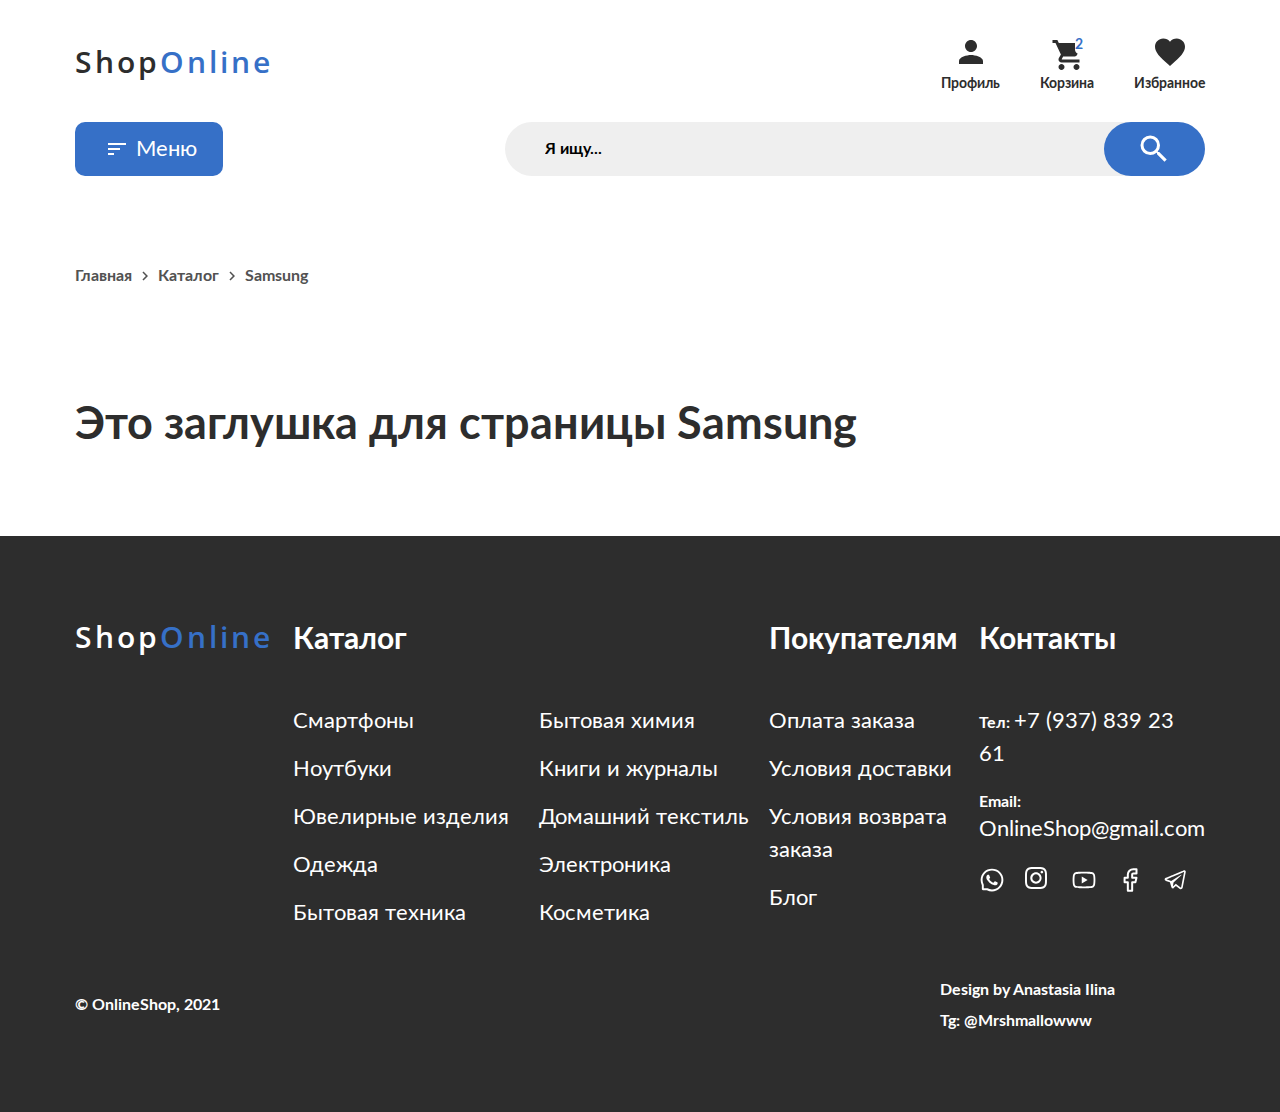
<file: notebooks-samsung.html>
<!DOCTYPE html><html lang="ru"><head><meta charset="utf-8"><meta http-equiv="X-UA-Compatible" content="IE=edge"><meta name="viewport" content="width=device-width,initial-scale=1"><title></title><style>html{line-height:1.15;-webkit-text-size-adjust:100%}body{margin:0}main{display:block}a{background-color:transparent}button,input{font-family:inherit;font-size:100%;line-height:1.15;margin:0}button,input{overflow:visible}button{text-transform:none}[type=button],button{-webkit-appearance:button}[type=button]::-moz-focus-inner,button::-moz-focus-inner{border-style:none;padding:0}[type=button]:-moz-focusring,button:-moz-focusring{outline:ButtonText dotted 1px}::-webkit-file-upload-button{-webkit-appearance:button;font:inherit}@font-face{font-family:"Open Sans";src:url(fonts/opensans-regular.woff2) format("woff2"),url(fonts/opensans-regular.woff) format("woff");font-style:normal;font-weight:400;font-display:swap}@font-face{font-family:"Open Sans";src:url(fonts/opensans-bold.woff2) format("woff2"),url(fonts/opensans-bold.woff) format("woff");font-style:normal;font-weight:700;font-display:swap}@font-face{font-family:Lato;src:url(fonts/lato-regular.woff2) format("woff2"),url(fonts/lato-regular.woff) format("woff");font-style:normal;font-weight:400;font-display:swap}@font-face{font-family:Lato;src:url(fonts/lato-bold.woff2) format("woff2"),url(fonts/lato-bold.woff) format("woff");font-style:normal;font-weight:700;font-display:swap}html{box-sizing:border-box}*,::after,::before{box-sizing:inherit}ul{list-style:none;padding:0;margin:0}h2,h3,p{margin:0}a{color:inherit;text-decoration:none}svg{display:block;max-width:100%;height:auto}button{padding:0;margin:0}body{min-width:320px;min-height:100%;font-family:Lato,sans-serif;font-size:30px;line-height:1.3;color:#2d2d2d;background-color:#fff}.container{max-width:1920px;padding:0 75px;margin:0 auto}.btn{display:block;margin:0 auto;font-size:22px;font-weight:400;line-height:33px;color:#fff;border-radius:10px;background-color:#3670c7;border:0}@media (max-width:1024px){.container{padding:0 42px}}@media (max-width:768px){.container{padding:0 34px}}@media (max-width:480px){.container{padding:0 20px}}.header__container{padding-top:27px;padding-bottom:45px}.navigation__list{display:grid;grid-template-columns:repeat(auto-fit,minmax(max-content,190px)) repeat(auto-fit,minmax(max-content,151px)) repeat(auto-fit,minmax(max-content,770px)) repeat(auto-fit,minmax(max-content,354px));grid-template-rows:61px;grid-template-areas:"logo btn form icons";align-items:center;justify-content:space-between}.navigation__item_logo{grid-area:logo;max-width:190px;width:190px;margin-right:26px}.navigation__logo{font-family:"Open Sans",sans-serif;font-weight:700;font-size:30px;line-height:41px;letter-spacing:3px}.navigation__logo span{color:#3670c7}.navigation__menu{grid-area:btn;margin-right:0}.navigation__menu-btn{display:block;position:relative;max-width:151px;padding-left:61px;padding-right:26px;height:54px;font-size:22px;line-height:33px}.navigation__menu-btn:after{position:absolute;content:"";top:15px;left:30px;bottom:0;right:0;background-image:url(img/close-menu-btn.svg);background-repeat:no-repeat}.navigation__form{margin-right:auto;grid-area:form}.close-btn:after{background-image:url(img/menu-btn.svg);background-repeat:no-repeat}.form{display:flex;align-items:center}.form__input{display:block;margin-top:-5px;max-width:770px;width:770px;height:54px;font-size:16px;font-weight:700;line-height:21px;border:none;padding-left:40px;border-radius:30px;background-color:#efefef}.form__btn{margin-left:-100px;margin-bottom:5px;position:relative;width:101px;height:54px;background-color:#3670c7;border-radius:30px;border:none}.form__btn:after{content:"";position:absolute;background-image:url(img/search.svg);background-repeat:no-repeat;top:9px;left:32px;right:0;bottom:0}.icons{grid-area:icons}.icons__list{display:grid;grid-template-areas:"profile cart favorite";align-items:end;gap:70px;font-size:16px;font-weight:700;line-height:21px}.icons__item{display:flex;flex-direction:column;align-items:center;gap:4px}.icon-profile{grid-area:profile}.icon-cart{position:relative;grid-area:cart}.icon-cart:after{position:absolute;content:"2";left:35px;top:-4px;color:#3670c7;width:9px;height:18px;background-color:#fff;font-size:14px;font-weight:700;line-height:18px;border-radius:5px}.icon-favorite{grid-area:favorite}@media (max-width:1600px){.navigation__item_logo{margin-right:0}.navigation__form{max-width:600px}.icons__list{gap:50px}.form__btn{padding-left:65px;padding-right:35px}}@media (max-width:1440px){.navigation__list{gap:0}.navigation__item_logo{font-size:26px}.navigation__form{max-width:400px}.icons__list{font-size:14px;gap:10px}}@media (max-width:1280px){.header__container{padding-top:34px;padding-bottom:30px}.navigation__list{grid-template-columns:repeat(auto-fit,minmax(max-content,190px)) repeat(auto-fit,minmax(max-content,294px)) repeat(auto-fit,minmax(max-content,151px)) repeat(auto-fit,minmax(max-content,700px));grid-template-rows:54px 54px;grid-template-areas:"logo icons" "btn form";gap:34px 0}.navigation__item{max-height:54px}.navigation__menu{justify-self:start}.navigation__form{max-width:700px}.form__btn{margin-left:-92px}.icons{justify-self:end}.icons__list{gap:0 40px}}@media (max-width:980px){.navigation__form{max-width:540px}.navigation__menu-btn{max-width:115px;padding-left:45px;font-size:18px}.navigation__menu-btn:after{top:13px;left:15px}}@media (max-width:800px){.header__container{padding-top:25px;padding-bottom:25px}.navigation__list{gap:30px 0}.navigation__item{max-height:42px}.navigation__item_logo{max-width:165px;font-size:26px;line-height:35px}.navigation__menu{max-width:115px;justify-self:start}.navigation__menu-btn{font-size:16px;line-height:24px}.navigation__form{justify-self:start;width:60vw}.form__input{font-size:12px;line-height:16px;padding-left:30px}.icons{width:50vw;justify-self:end}.icons__list{font-size:12px;line-height:16px;gap:0;margin-left:calc(50vw - 200px)}}@media (max-width:530px){.navigation__list{gap:20px 0}.navigation__form{justify-self:start;width:50vw}.icons{width:40vw}.icons__list{margin-left:calc(40vw - 200px)}}@media (max-width:480px){.header__container{padding-top:20px;padding-bottom:20px}.navigation__list{grid-template-columns:repeat(auto-fit,minmax(max-content,114px)) repeat(auto-fit,minmax(max-content,79px)) repeat(auto-fit,minmax(max-content,130px)) repeat(auto-fit,minmax(max-content,280px));grid-template-rows:61px 61px 61px;grid-template-areas:"logo ." "btn icons" "form .";justify-content:start}.navigation__item{max-height:30px}.navigation__item_logo{max-width:114px;font-size:18px;line-height:35px}.navigation__menu-btn{width:79px;height:30px;padding-left:35px;font-size:12px;border-radius:4px}.navigation__menu-btn:after{top:0;left:-50px;background-position:center;background-size:14px 14px}.navigation__form{width:calc(91vw - 78px)}.form__input{height:30px;font-size:8px}.form__btn{height:30px;max-width:60px;width:60px;left:67px;padding-left:20px;padding-right:20px}.form__btn:after{top:-2px;left:3px;background-position:center;background-size:20px 20px}.icons{max-width:30vw;justify-self:start;margin-left:calc(-28vw + 60px)}.icons__list{gap:20px;justify-content:end;align-items:center}.icons__item{max-width:30px;height:30px}.icon-cart:after{left:30px}.icon-profile__svg{width:30px;height:30px}.icon-cart__svg{width:25px;height:25px}.icons__item p{display:none}}.menu{opacity:0;height:0;overflow:hidden;padding-top:30px;color:#2d2d2d}.menu__wrap{display:flex}.menu__catalog{max-width:480px;margin-right:98px}.menu__customers{max-width:307px;margin-right:127px}.menu__contacts{max-width:380px}.contacts__info a{font-size:22px;font-weight:400;line-height:33px;margin-bottom:21px}.inner__list{display:none;padding-left:10px;color:#525252}@media (max-width:1600px){.menu__catalog{margin-right:50px}.menu__customers{margin-right:50px}}@media (max-width:1400px){.menu__catalog{margin-right:30px}.menu__customers{margin-right:30px}}@media (max-width:1280px){.catalog__title,.contacts__title,.customers__title{font-size:30px}.menu__catalog{margin-right:20px}.menu__customers{margin-right:20px}}@media (max-width:1200px){.catalog__title,.contacts__title,.customers__title{font-size:27px;line-height:30px}.catalog__list{font-size:16px}.customers__list{font-size:16px}.contacts__info a{font-size:16px}}@media (max-width:1024px){.menu__wrap{flex-wrap:wrap;gap:60px 20px}.catalog__title{font-size:38px;line-height:42px;margin-bottom:40px}.catalog__list{grid-template-columns:max-content;gap:15px 30px;font-size:22px;line-height:33px}.customers__title{font-size:38px;line-height:42px}.customers__list{font-size:22px;line-height:33px}.contacts__title{font-size:38px;line-height:42px}.contacts__info a{font-size:22px;line-height:33px}}@media (max-width:920px){.catalog__title{font-size:30px;line-height:41px}.catalog__list{font-size:18px;line-height:25px}.customers__title{font-size:30px;line-height:41px}.customers__list{font-size:18px;line-height:25px}.contacts__title{font-size:30px;line-height:41px}.contacts__info a{font-size:18px}}@media (max-width:768px){.catalog__title{font-size:26px;line-height:34px}.catalog__list{font-size:16px;line-height:24px}.customers__title{font-size:26px;line-height:34px}.customers__list{font-size:16px;line-height:24px}.contacts__title{font-size:26px;line-height:34px}.contacts__info{font-size:12px;line-height:16px}}@media (max-width:660px){.menu__wrap{flex-wrap:wrap}.menu__contacts{width:600px;margin:0 auto;text-align:center;padding-top:20px}.menu__customers{width:40%;margin:0 auto;text-align:center;padding-top:20px}.menu__customers:after{width:100%}}@media (max-width:425px){.menu__wrap{flex-direction:column;align-items:center}.menu__catalog{text-align:center}.menu__customers{padding-top:0}.catalog__title{margin-bottom:20px}.catalog__list{margin-bottom:20px}.customers__title{margin-bottom:20px}.contacts__title{margin-bottom:20px}.contacts__info{margin-bottom:10px}}@media (max-width:375px){.catalog__title{font-size:20px;line-height:26px}.catalog__list{font-size:12px;line-height:14px}.customers__title{font-size:20px;line-height:26px}.customers__list{font-size:12px;line-height:14px}.contacts__title{font-size:20px;line-height:26px}.contacts__info{font-size:10px;line-height:13px}}.item-09{grid-area:item-09}.item-10{grid-area:item-10}.item-05{grid-area:item-05}.item-06{grid-area:item-06}.item-07{grid-area:item-07}.item-08{grid-area:item-08}.footer{padding-top:80px;color:#fff}.footer-container{padding-top:80px;padding-bottom:80px;background-color:#2d2d2d}.footer__wrap{display:flex;margin-bottom:50px}.footer__logo{margin-right:118px;font-family:"Open Sans",sans-serif;font-size:30px;font-weight:700;line-height:41px;letter-spacing:3px}.footer__logo span{color:#3670c7}.footer__catalog{max-width:480px;margin-right:98px}.footer__customers{max-width:307px;margin-right:127px}.footer__contacts{max-width:280px}.footer__copyright-wrap{max-width:1410px;font-size:16px;font-weight:700;line-height:21px;display:flex;justify-content:space-between;align-items:center}.catalog__title{font-size:38px;font-weight:700;line-height:49px;margin-bottom:40px}.catalog__list{display:grid;grid-template-columns:max-content max-content;gap:15px 30px;font-size:22px;line-height:33px}.customers__title{font-size:38px;font-weight:700;line-height:49px;margin-bottom:40px}.customers__list{display:flex;flex-direction:column;gap:15px;font-size:22px;line-height:33px}.contacts__title{font-size:38px;font-weight:700;line-height:49px;margin-bottom:40px}.contacts__info{font-size:16px;font-weight:700;line-height:21px;margin-bottom:21px}.social__list{display:flex;gap:20px}.social__item{width:26px;height:26px}.author__designer{margin-bottom:10px}@media (max-width:1600px){.footer__logo{margin-right:80px}.footer__catalog{margin-right:50px}.footer__customers{margin-right:50px}.footer__copyright-wrap{max-width:1250px}}@media (max-width:1400px){.footer__logo{margin-right:60px}.footer__catalog{margin-right:30px}.footer__customers{margin-right:30px}.footer__copyright-wrap{max-width:1192px}}@media (max-width:1280px){.catalog__title,.contacts__title,.customers__title,.footer__logo{font-size:30px}.footer__logo{margin-right:20px}.footer__catalog{margin-right:20px}.footer__customers{margin-right:20px}.footer__copyright-wrap{max-width:1040px}}@media (max-width:1200px){.catalog__title,.contacts__title,.customers__title,.footer__logo{font-size:27px;line-height:30px}.catalog__list{font-size:16px}.customers__list{font-size:16px}.footer__copyright-wrap{max-width:840px}.social__list{gap:10px}}@media (max-width:1024px){.footer__wrap{flex-wrap:wrap;gap:60px 20px}.footer__logo{width:100%;font-size:30px}.catalog__title{font-size:38px;line-height:42px;margin-bottom:40px}.catalog__list{grid-template-columns:max-content;gap:15px 30px;font-size:22px;line-height:33px}.customers__title{font-size:38px;line-height:42px}.customers__list{font-size:22px;line-height:33px}.contacts__title{font-size:38px;line-height:42px}.contacts__info{font-size:22px;line-height:33px}}@media (max-width:920px){.footer__logo{font-size:27px}.catalog__title{font-size:30px;line-height:41px}.catalog__list{font-size:18px;line-height:25px}.customers__title{font-size:30px;line-height:41px}.customers__list{font-size:18px;line-height:25px}.contacts__title{font-size:30px;line-height:41px}.contacts__info{font-size:14px}}@media (max-width:768px){.footer__logo{font-size:24px}.catalog__title{font-size:26px;line-height:34px}.catalog__list{font-size:16px;line-height:24px}.customers__title{font-size:26px;line-height:34px}.customers__list{font-size:16px;line-height:24px}.contacts__title{font-size:26px;line-height:34px}.contacts__info{font-size:12px;line-height:16px}}@media (max-width:660px){.footer__wrap{flex-wrap:wrap}.footer__contacts{width:600px;margin:0 auto;text-align:center;padding-top:20px}.footer__customers{width:40%;margin:0 auto;text-align:center;padding-top:20px}.footer__customers:after{width:100%}.footer__copyright-wrap{max-width:540px}.social__list{justify-content:center}}@media (max-width:425px){.footer-container{padding-top:40px}.footer__logo{margin-bottom:20px}.footer__wrap{flex-direction:column;align-items:center}.footer__catalog{text-align:center}.footer__customers{padding-top:0}.footer__copyright-wrap{max-width:400px}.catalog__title{margin-bottom:20px}.catalog__list{margin-bottom:20px}.customers__title{margin-bottom:20px}.contacts__title{margin-bottom:20px}.contacts__info{margin-bottom:10px}.social__list{justify-content:center}.author__designer{margin-bottom:0}}@media (max-width:375px){.footer__logo{font-size:20px;line-height:27px}.footer__copyright-wrap{font-size:10px;line-height:13px}.catalog__title{font-size:20px;line-height:26px}.catalog__list{font-size:12px;line-height:14px}.customers__title{font-size:20px;line-height:26px}.customers__list{font-size:12px;line-height:14px}.contacts__title{font-size:20px;line-height:26px}.contacts__info{font-size:10px;line-height:13px}}.good__container{padding-top:80px}.item-01{grid-area:item-01}.item-02{grid-area:item-02}.item-03{grid-area:item-03}.item-04{grid-area:item-04}@media (max-width:1024px){.item-01{grid-area:item-01}.item-02{grid-area:item-02}.item-03{grid-area:item-03}.item-04{grid-area:item-04}.item-05{grid-area:item-05}.item-06{grid-area:item-06}}</style><link rel="stylesheet" href="css/index.css" media="print" onload="this.media='all'"><script defer="defer" src="js/goods.min.js" type="module"></script></head><body><header class="header"><div class="container header__container"><nav class="navigation"><ul class="navigation__list"><li class="navigation__item navigation__item_logo"><p class="navigation__logo">Shop<span>Online</span></p></li><li class="navigation__item navigation__menu"><button class="navigation__menu-btn btn close-btn" type="button">Меню</button></li><li class="navigation__item navigation__form"><form class="form"><label for="search"></label> <input class="form__input" type="text" name="search" id="search" value="Я ищу..."> <button class="form__btn" type="button" aria-label="Поиск"></button></form></li><li class="navigation__item icons"><ul class="icons__list"><li class="icons__item icon-profile" tabindex="0"><svg class="icon-profile__svg" xmlns="http://www.w3.org/2000/svg" width="36" height="36" viewBox="0 0 36 36" fill="none"><g clip-path="url(#clip0_4301_122)"><path d="M18 18C21.315 18 24 15.315 24 12C24 8.685 21.315 6 18 6C14.685 6 12 8.685 12 12C12 15.315 14.685 18 18 18ZM18 21C13.995 21 6 23.01 6 27V30H30V27C30 23.01 22.005 21 18 21Z" fill="#2D2D2D"/></g><defs><rect width="36" height="36" fill="white"/></defs></svg><p>Профиль</p></li><li class="icons__item icon-cart" tabindex="0"><svg class="icon-cart__svg" xmlns="http://www.w3.org/2000/svg" width="31" height="30" viewBox="0 0 31 30" fill="none"><path d="M9.5 24C7.85 24 6.515 25.35 6.515 27C6.515 28.65 7.85 30 9.5 30C11.15 30 12.5 28.65 12.5 27C12.5 25.35 11.15 24 9.5 24ZM0.5 0V3H3.5L8.9 14.385L6.875 18.06C6.635 18.48 6.5 18.975 6.5 19.5C6.5 21.15 7.85 22.5 9.5 22.5H27.5V19.5H10.13C9.92 19.5 9.755 19.335 9.755 19.125L9.8 18.945L11.15 16.5H22.325C23.45 16.5 24.44 15.885 24.95 14.955L30.32 5.22C30.44 5.01 30.5 4.755 30.5 4.5C30.5 3.675 29.825 3 29 3H6.815L5.405 0H0.5ZM24.5 24C22.85 24 21.515 25.35 21.515 27C21.515 28.65 22.85 30 24.5 30C26.15 30 27.5 28.65 27.5 27C27.5 25.35 26.15 24 24.5 24Z" fill="#2D2D2D"/></svg><p>Корзина</p></li><li class="icons__item icon-favorite" tabindex="0"><svg class="icon-favorite__svg" xmlns="http://www.w3.org/2000/svg" width="36" height="36" viewBox="0 0 36 36" fill="none"><g clip-path="url(#clip0_4301_135)"><path d="M18 32.025L15.825 30.045C8.1 23.04 3 18.42 3 12.75C3 8.13 6.63 4.5 11.25 4.5C13.86 4.5 16.365 5.715 18 7.635C19.635 5.715 22.14 4.5 24.75 4.5C29.37 4.5 33 8.13 33 12.75C33 18.42 27.9 23.04 20.175 30.06L18 32.025Z" fill="#2D2D2D"/></g><defs><rect width="36" height="36" fill="white"/></defs></svg><p>Избранное</p></li></ul></li></ul><div class="menu"><div class="menu__wrap"><div class="menu__catalog catalog" tabindex="0"><h3 class="catalog__title">Каталог</h3><ul class="catalog__list"><li class="catalog__item">Смартфоны<ul class="inner__list"><li><a href="#">Смартфоны</a></li></ul></li><li class="catalog__item"><a href="#">Бытовая химия</a></li><li class="catalog__item">Ноутбуки<ul class="inner__list"><li><a href="notebooks-asus.html">ASUS</a></li><li><a href="notebooks-samsung.html">Samsung</a></li></ul></li><li class="catalog__item"><a href="#">Книги и журналы</a></li><li class="catalog__item"><a href="#">Ювелирные изделия</a></li><li class="catalog__item"><a href="#">Домашний текстиль</a></li><li class="catalog__item"><a href="#">Одежда</a></li><li class="catalog__item"><a href="#">Электроника</a></li><li class="catalog__item"><a href="#">Бытовая техника</a></li><li class="catalog__item"><a href="#">Косметика</a></li></ul></div><div class="menu__customers customers" tabindex="0"><h3 class="customers__title">Покупателям</h3><ul class="customers__list"><li class="customers__item"><a href="#">Оплата заказа</a></li><li class="customers__item">Условия доставки<ul class="inner__list"><li><a href="delivery-post.html">По почте</a></li><li><a href="delivery-courier.html">Курьером</a></li></ul></li><li class="customers__item"><a href="#">Условия возврата заказа</a></li><li class="customers__item"><a href="blog.html">Блог</a></li></ul></div><div class="menu__contacts contacts" tabindex="0"><h3 class="contacts__title">Связаться с нами</h3><p class="contacts__info"><a href="#">Контакты</a></p></div></div></div></nav></div></header><main><section class="good"><div class="container good__container"><h2>Это заглушка для страницы Samsung</h2></div></section></main><footer class="footer"><div class="container footer-container"><div class="footer__wrap"><p class="footer__logo">Shop<span>Online</span></p><div class="footer__catalog catalog" tabindex="0"><h3 class="catalog__title">Каталог</h3><ul class="catalog__list"><li class="catalog__item"><a href="#">Смартфоны</a></li><li class="catalog__item"><a href="#">Бытовая химия</a></li><li class="catalog__item">Ноутбуки<ul class="inner__list"><li><a href="notebooks-asus.html">ASUS</a></li><li><a href="notebooks-samsung.html">Samsung</a></li></ul></li><li class="catalog__item"><a href="#">Книги и журналы</a></li><li class="catalog__item"><a href="#">Ювелирные изделия</a></li><li class="catalog__item"><a href="#">Домашний текстиль</a></li><li class="catalog__item"><a href="#">Одежда</a></li><li class="catalog__item"><a href="#">Электроника</a></li><li class="catalog__item"><a href="#">Бытовая техника</a></li><li class="catalog__item"><a href="#">Косметика</a></li></ul></div><div class="footer__customers customers" tabindex="0"><h3 class="customers__title">Покупателям</h3><ul class="customers__list"><li class="customers__item"><a href="#">Оплата заказа</a></li><li class="customers__item"><a href="#">Условия доставки</a></li><li class="customers__item"><a href="#">Условия возврата заказа</a></li><li class="customers__item"><a href="#">Блог</a></li></ul></div><div class="footer__contacts contacts" tabindex="0"><h3 class="contacts__title">Контакты</h3><p class="contacts__info">Тел: <a href="tel:+79378392361">+7 (937) 839 23 61</a></p><p class="contacts__info">Email: <a href="mailto:OnlineShop@gmail.com">OnlineShop@gmail.com</a></p><ul class="social__list social"><li class="social__item"><a class="social__whats-app" href="#"><svg width="26" height="26" viewBox="0 0 26 26" fill="none" xmlns="http://www.w3.org/2000/svg"><title>Ватсап</title><path d="M18.1162 15.2318C17.8395 15.0896 16.4608 14.4143 16.2043 14.3229C15.9479 14.2264 15.76 14.1807 15.5746 14.465C15.3867 14.7469 14.8535 15.374 14.686 15.5645C14.5235 15.7523 14.3584 15.7752 14.0817 15.6355C12.4363 14.8129 11.3572 14.168 10.2731 12.3068C9.98616 11.8117 10.56 11.8473 11.0957 10.7783C11.1871 10.5904 11.1414 10.4305 11.0703 10.2883C10.9992 10.1461 10.4406 8.76992 10.2071 8.20879C9.98108 7.66289 9.74748 7.73906 9.57737 7.72891C9.41487 7.71875 9.22952 7.71875 9.04163 7.71875C8.85373 7.71875 8.55159 7.78984 8.29514 8.0666C8.0387 8.34844 7.31506 9.02637 7.31506 10.4025C7.31506 11.7787 8.31799 13.1117 8.4551 13.2996C8.59729 13.4875 10.428 16.3109 13.2387 17.5271C15.016 18.2939 15.7117 18.36 16.6004 18.2279C17.1412 18.1467 18.2559 17.5525 18.4869 16.8949C18.718 16.2398 18.718 15.6787 18.6494 15.5619C18.5809 15.4375 18.393 15.3664 18.1162 15.2318Z" fill="white"/><path d="M23.4914 8.59219C22.9176 7.22871 22.0949 6.00488 21.0463 4.95371C19.9977 3.90508 18.7738 3.07988 17.4078 2.50859C16.0113 1.92207 14.5285 1.625 13 1.625H12.9492C11.4106 1.63262 9.92014 1.9373 8.51858 2.53652C7.16526 3.11543 5.95158 3.93809 4.91311 4.98672C3.87463 6.03535 3.05959 7.2541 2.49592 8.6125C1.91194 10.0191 1.6174 11.5146 1.62502 13.0533C1.63264 14.8154 2.05412 16.5648 2.84377 18.1289V21.9883C2.84377 22.6332 3.36682 23.1562 4.01174 23.1562H7.87365C9.43772 23.9459 11.1871 24.3674 12.9492 24.375H13.0026C14.5235 24.375 15.9987 24.0805 17.3875 23.5041C18.7459 22.9379 19.9672 22.1254 21.0133 21.0869C22.0619 20.0484 22.8871 18.8348 23.4635 17.4814C24.0627 16.0799 24.3674 14.5895 24.375 13.0508C24.3826 11.5045 24.083 10.0039 23.4914 8.59219ZM19.6549 19.7133C17.875 21.4754 15.5137 22.4453 13 22.4453H12.9569C11.4258 22.4377 9.9049 22.0568 8.56174 21.3408L8.34846 21.2266H4.77346V17.6516L4.6592 17.4383C3.94319 16.0951 3.56233 14.5742 3.55471 13.0432C3.54455 10.5117 4.51194 8.13516 6.28674 6.34512C8.05901 4.55508 10.428 3.56484 12.9594 3.55469H13.0026C14.2721 3.55469 15.5035 3.80098 16.6639 4.28848C17.7963 4.76328 18.8119 5.44629 19.6854 6.31973C20.5563 7.19062 21.2418 8.20879 21.7166 9.34121C22.2092 10.5143 22.4555 11.7584 22.4504 13.0432C22.4352 15.5721 21.4424 17.941 19.6549 19.7133Z" fill="white"/></svg></a></li><li class="social__item"><a class="social__instagram" href="#"><svg width="22" height="22" viewBox="0 0 22 22" fill="none" xmlns="http://www.w3.org/2000/svg"><title>instagram</title><path d="M11 0C8.01488 0 7.6395 0.01375 6.46663 0.066C5.29375 0.121 4.49487 0.30525 3.795 0.5775C3.06088 0.853626 2.39593 1.28676 1.84663 1.84663C1.2871 2.39621 0.854023 3.06108 0.5775 3.795C0.30525 4.4935 0.119625 5.29375 0.066 6.4625C0.01375 7.63812 0 8.01213 0 11.0014C0 13.9879 0.01375 14.3619 0.066 15.5347C0.121 16.7063 0.30525 17.5051 0.5775 18.205C0.859375 18.9282 1.23475 19.5415 1.84663 20.1534C2.45713 20.7652 3.07037 21.142 3.79363 21.4225C4.49487 21.6947 5.29238 21.8804 6.46388 21.934C7.63813 21.9862 8.01213 22 11 22C13.9879 22 14.3605 21.9862 15.5347 21.934C16.7049 21.879 17.5065 21.6947 18.2064 21.4225C18.94 21.1462 19.6045 20.7131 20.1534 20.1534C20.7652 19.5415 21.1406 18.9282 21.4225 18.205C21.6934 17.5051 21.879 16.7063 21.934 15.5347C21.9862 14.3619 22 13.9879 22 11C22 8.01213 21.9862 7.63813 21.934 6.46388C21.879 5.29375 21.6934 4.4935 21.4225 3.795C21.146 3.06106 20.7129 2.39618 20.1534 1.84663C19.6042 1.28655 18.9392 0.853387 18.205 0.5775C17.5037 0.30525 16.7035 0.119625 15.5334 0.066C14.3591 0.01375 13.9865 0 10.9973 0H11.0014H11ZM10.0141 1.98275H11.0014C13.9384 1.98275 14.2863 1.99238 15.4454 2.046C16.5179 2.09413 17.1009 2.27425 17.4886 2.42412C18.0015 2.6235 18.3686 2.86275 18.7536 3.24775C19.1386 3.63275 19.3765 3.9985 19.5759 4.51275C19.7271 4.89913 19.9059 5.48213 19.954 6.55463C20.0076 7.71375 20.0186 8.06163 20.0186 10.9973C20.0186 13.9329 20.0076 14.2821 19.954 15.4412C19.9059 16.5138 19.7257 17.0954 19.5759 17.4831C19.3995 17.9607 19.118 18.3926 18.7522 18.7467C18.3672 19.1318 18.0015 19.3696 17.4873 19.569C17.1023 19.7203 16.5192 19.899 15.4454 19.9485C14.2863 20.0007 13.9384 20.0131 11.0014 20.0131C8.06438 20.0131 7.71513 20.0007 6.556 19.9485C5.4835 19.899 4.90188 19.7203 4.51412 19.569C4.03631 19.3929 3.60405 19.1119 3.24913 18.7467C2.88303 18.392 2.60112 17.9598 2.42412 17.4818C2.27425 17.0954 2.09413 16.5124 2.046 15.4399C1.99375 14.2808 1.98275 13.9329 1.98275 10.9945C1.98275 8.0575 1.99375 7.711 2.046 6.55187C2.0955 5.47937 2.27425 4.89638 2.4255 4.50863C2.62488 3.99575 2.86412 3.62862 3.24913 3.24362C3.63412 2.85862 3.99988 2.62075 4.51412 2.42138C4.90188 2.27013 5.4835 2.09138 6.556 2.04188C7.57075 1.99513 7.964 1.98138 10.0141 1.98V1.98275ZM16.8726 3.80875C16.6993 3.80875 16.5276 3.84289 16.3675 3.90923C16.2073 3.97557 16.0618 4.0728 15.9392 4.19537C15.8167 4.31794 15.7194 4.46346 15.6531 4.62361C15.5868 4.78376 15.5526 4.95541 15.5526 5.12875C15.5526 5.30209 15.5868 5.47374 15.6531 5.63389C15.7194 5.79404 15.8167 5.93956 15.9392 6.06213C16.0618 6.1847 16.2073 6.28193 16.3675 6.34827C16.5276 6.41461 16.6993 6.44875 16.8726 6.44875C17.2227 6.44875 17.5585 6.30968 17.806 6.06213C18.0536 5.81458 18.1926 5.47884 18.1926 5.12875C18.1926 4.77866 18.0536 4.44292 17.806 4.19537C17.5585 3.94782 17.2227 3.80875 16.8726 3.80875ZM11.0014 5.3515C10.2521 5.33981 9.50798 5.47729 8.81234 5.75594C8.11671 6.0346 7.48346 6.44885 6.94946 6.97458C6.41546 7.50032 5.99138 8.12703 5.70191 8.81823C5.41244 9.50944 5.26336 10.2513 5.26336 11.0007C5.26336 11.7501 5.41244 12.4919 5.70191 13.1831C5.99138 13.8743 6.41546 14.5011 6.94946 15.0268C7.48346 15.5525 8.11671 15.9668 8.81234 16.2454C9.50798 16.5241 10.2521 16.6616 11.0014 16.6499C12.4844 16.6267 13.8988 16.0214 14.9393 14.9645C15.9799 13.9076 16.5631 12.4839 16.5631 11.0007C16.5631 9.51751 15.9799 8.09382 14.9393 7.03691C13.8988 5.97999 12.4844 5.37464 11.0014 5.3515ZM11.0014 7.33288C11.974 7.33288 12.9067 7.71923 13.5944 8.40695C14.2821 9.09467 14.6685 10.0274 14.6685 11C14.6685 11.9726 14.2821 12.9053 13.5944 13.593C12.9067 14.2808 11.974 14.6671 11.0014 14.6671C10.0288 14.6671 9.09605 14.2808 8.40833 13.593C7.72061 12.9053 7.33425 11.9726 7.33425 11C7.33425 10.0274 7.72061 9.09467 8.40833 8.40695C9.09605 7.71923 10.0288 7.33288 11.0014 7.33288Z" fill="white"/></svg></a></li><li class="social__item"><a class="social__youtube" href="#"><svg width="26" height="26" viewBox="0 0 26 26" fill="none" xmlns="http://www.w3.org/2000/svg"><title>Ютуб</title><path d="M24.375 12.9291C24.375 12.8732 24.375 12.8097 24.3725 12.7361C24.3699 12.5304 24.3648 12.2994 24.3598 12.0531C24.3395 11.3447 24.3039 10.6388 24.248 9.97358C24.1719 9.05698 24.0602 8.29272 23.9078 7.7189C23.747 7.12006 23.4319 6.5739 22.9939 6.13502C22.5559 5.69614 22.0104 5.3799 21.4119 5.21792C20.6934 5.02495 19.2867 4.90562 17.3062 4.83198C16.3643 4.79644 15.3562 4.77358 14.3482 4.76089C13.9953 4.75581 13.6678 4.75327 13.3732 4.75073H12.6268C12.3322 4.75327 12.0047 4.75581 11.6518 4.76089C10.6438 4.77358 9.63574 4.79644 8.69375 4.83198C6.71328 4.90815 5.3041 5.02749 4.58809 5.21792C3.98938 5.3795 3.44365 5.69561 3.0056 6.13455C2.56755 6.57349 2.25255 7.11986 2.09219 7.7189C1.9373 8.29272 1.82812 9.05698 1.75195 9.97358C1.69609 10.6388 1.66055 11.3447 1.64023 12.0531C1.63262 12.2994 1.63008 12.5304 1.62754 12.7361C1.62754 12.8097 1.625 12.8732 1.625 12.9291V13.0712C1.625 13.1271 1.625 13.1906 1.62754 13.2642C1.63008 13.4699 1.63516 13.7009 1.64023 13.9472C1.66055 14.6556 1.69609 15.3615 1.75195 16.0267C1.82812 16.9433 1.93984 17.7076 2.09219 18.2814C2.41719 19.4976 3.37187 20.4574 4.58809 20.7824C5.3041 20.9753 6.71328 21.0947 8.69375 21.1683C9.63574 21.2039 10.6438 21.2267 11.6518 21.2394C12.0047 21.2445 12.3322 21.247 12.6268 21.2496H13.3732C13.6678 21.247 13.9953 21.2445 14.3482 21.2394C15.3562 21.2267 16.3643 21.2039 17.3062 21.1683C19.2867 21.0921 20.6959 20.9728 21.4119 20.7824C22.6281 20.4574 23.5828 19.5001 23.9078 18.2814C24.0627 17.7076 24.1719 16.9433 24.248 16.0267C24.3039 15.3615 24.3395 14.6556 24.3598 13.9472C24.3674 13.7009 24.3699 13.4699 24.3725 13.2642C24.3725 13.1906 24.375 13.1271 24.375 13.0712V12.9291ZM22.5469 13.0611C22.5469 13.1144 22.5469 13.1728 22.5443 13.2414C22.5418 13.4394 22.5367 13.6578 22.5316 13.8939C22.5139 14.5693 22.4783 15.2447 22.425 15.8718C22.3564 16.6894 22.26 17.3597 22.1406 17.8091C21.9832 18.3957 21.5211 18.8603 20.9371 19.0152C20.4039 19.1574 19.0607 19.2716 17.2352 19.3402C16.3109 19.3757 15.3156 19.3986 14.3229 19.4113C13.975 19.4164 13.6525 19.4189 13.3631 19.4189H12.6369L11.6771 19.4113C10.6844 19.3986 9.6916 19.3757 8.76484 19.3402C6.93926 19.2691 5.59355 19.1574 5.06289 19.0152C4.47891 18.8578 4.0168 18.3957 3.85938 17.8091C3.74004 17.3597 3.64355 16.6894 3.575 15.8718C3.52168 15.2447 3.48867 14.5693 3.46836 13.8939C3.46074 13.6578 3.4582 13.4369 3.45566 13.2414C3.45566 13.1728 3.45312 13.1119 3.45312 13.0611V12.9392C3.45312 12.8859 3.45313 12.8275 3.45566 12.7589C3.4582 12.5609 3.46328 12.3425 3.46836 12.1064C3.48613 11.431 3.52168 10.7556 3.575 10.1285C3.64355 9.31089 3.74004 8.64057 3.85938 8.19116C4.0168 7.60464 4.47891 7.13999 5.06289 6.98511C5.59609 6.84292 6.93926 6.72866 8.76484 6.66011C9.68906 6.62456 10.6844 6.60171 11.6771 6.58901C12.025 6.58393 12.3475 6.5814 12.6369 6.5814H13.3631L14.3229 6.58901C15.3156 6.60171 16.3084 6.62456 17.2352 6.66011C19.0607 6.7312 20.4064 6.84292 20.9371 6.98511C21.5211 7.14253 21.9832 7.60464 22.1406 8.19116C22.26 8.64057 22.3564 9.31089 22.425 10.1285C22.4783 10.7556 22.5113 11.431 22.5316 12.1064C22.5393 12.3425 22.5418 12.5634 22.5443 12.7589C22.5443 12.8275 22.5469 12.8884 22.5469 12.9392V13.0611ZM10.7402 16.4025L16.6309 12.9748L10.7402 9.5978V16.4025Z" fill="white"/></svg></a></li><li class="social__item"><a class="social__facebook" href="#"><svg width="26" height="26" viewBox="0 0 26 26" fill="none" xmlns="http://www.w3.org/2000/svg"><title>Фасебук</title><path d="M19.5 2.1665H16.25C14.8135 2.1665 13.4357 2.73719 12.4199 3.75301C11.4041 4.76883 10.8334 6.14658 10.8334 7.58317V10.8332H7.58337V15.1665H10.8334V23.8332H15.1667V15.1665H18.4167L19.5 10.8332H15.1667V7.58317C15.1667 7.29585 15.2808 7.0203 15.484 6.81714C15.6872 6.61397 15.9627 6.49984 16.25 6.49984H19.5V2.1665Z" stroke="white" stroke-width="2" stroke-linecap="round" stroke-linejoin="round"/></svg></a></li><li class="social__item"><a class="social__telegram" href="#"><svg width="26" height="26" viewBox="0 0 26 26" fill="none" xmlns="http://www.w3.org/2000/svg"><title>Телеграм</title><path d="M21.1818 3.24682C20.921 3.26579 20.665 3.32698 20.4238 3.428H20.4205C20.1889 3.51982 19.088 3.98294 17.4143 4.68494L11.4164 7.211C7.11257 9.02288 2.88188 10.8071 2.88188 10.8071L2.93226 10.7876C2.93226 10.7876 2.64057 10.8835 2.33588 11.0923C2.14765 11.2121 1.98567 11.3688 1.85976 11.553C1.71026 11.7724 1.59001 12.1079 1.63469 12.4549C1.70782 13.0415 2.08807 13.3933 2.36107 13.5875C2.63732 13.7841 2.90057 13.8759 2.90057 13.8759H2.90707L6.87451 15.2125C7.05244 15.7837 8.0835 19.1734 8.33132 19.9543C8.47757 20.4206 8.61975 20.7123 8.79769 20.9349C8.88382 21.0487 8.98457 21.1438 9.10563 21.2201C9.16857 21.2567 9.23567 21.2857 9.3055 21.3063L9.26488 21.2965C9.27707 21.2998 9.28682 21.3095 9.29575 21.3128C9.32825 21.3217 9.35019 21.3249 9.39163 21.3314C10.0197 21.5216 10.5243 21.1316 10.5243 21.1316L10.5527 21.1088L12.8951 18.976L16.8211 21.9879L16.9105 22.0261C17.7287 22.3853 18.5574 22.1854 18.9954 21.8328C19.4366 21.4777 19.608 21.0235 19.608 21.0235L19.6364 20.9504L22.6703 5.40807C22.7564 5.02457 22.7784 4.66544 22.6833 4.31688C22.5853 3.96411 22.3589 3.66071 22.0488 3.46619C21.7883 3.30785 21.4862 3.23142 21.1818 3.24682ZM21.0998 4.91244C21.0965 4.96363 21.1063 4.95794 21.0835 5.05625V5.06519L18.0781 20.4458C18.0651 20.4678 18.0431 20.5157 17.983 20.5636C17.9196 20.614 17.8693 20.6457 17.6052 20.5409L12.8033 16.8594L9.90269 19.5033L10.5121 15.6114L18.3576 8.29894C18.6809 7.99832 18.5729 7.93494 18.5729 7.93494C18.5956 7.56607 18.0846 7.82688 18.0846 7.82688L8.19157 13.9556L8.18832 13.9393L3.44657 12.3428V12.3395L3.43438 12.3371C3.44269 12.3343 3.45083 12.331 3.45876 12.3273L3.48476 12.3143L3.50994 12.3054C3.50994 12.3054 7.74388 10.5211 12.0477 8.70925C14.2024 7.80169 16.3734 6.88763 18.0431 6.18238C19.7128 5.48119 20.947 4.96688 21.0169 4.93925C21.0835 4.91325 21.0518 4.91325 21.0998 4.91325V4.91244Z" fill="white"/></svg></a></li></ul></div></div><div class="footer__copyright-wrap"><p class="copyright">© OnlineShop, 2021</p><div class="author"><p class="author__designer">Design by Anastasia Ilina</p><p class="author__telegram">Tg: <a href="#">@Mrshmallowww</a></p></div></div></div></footer></body></html>
</file>
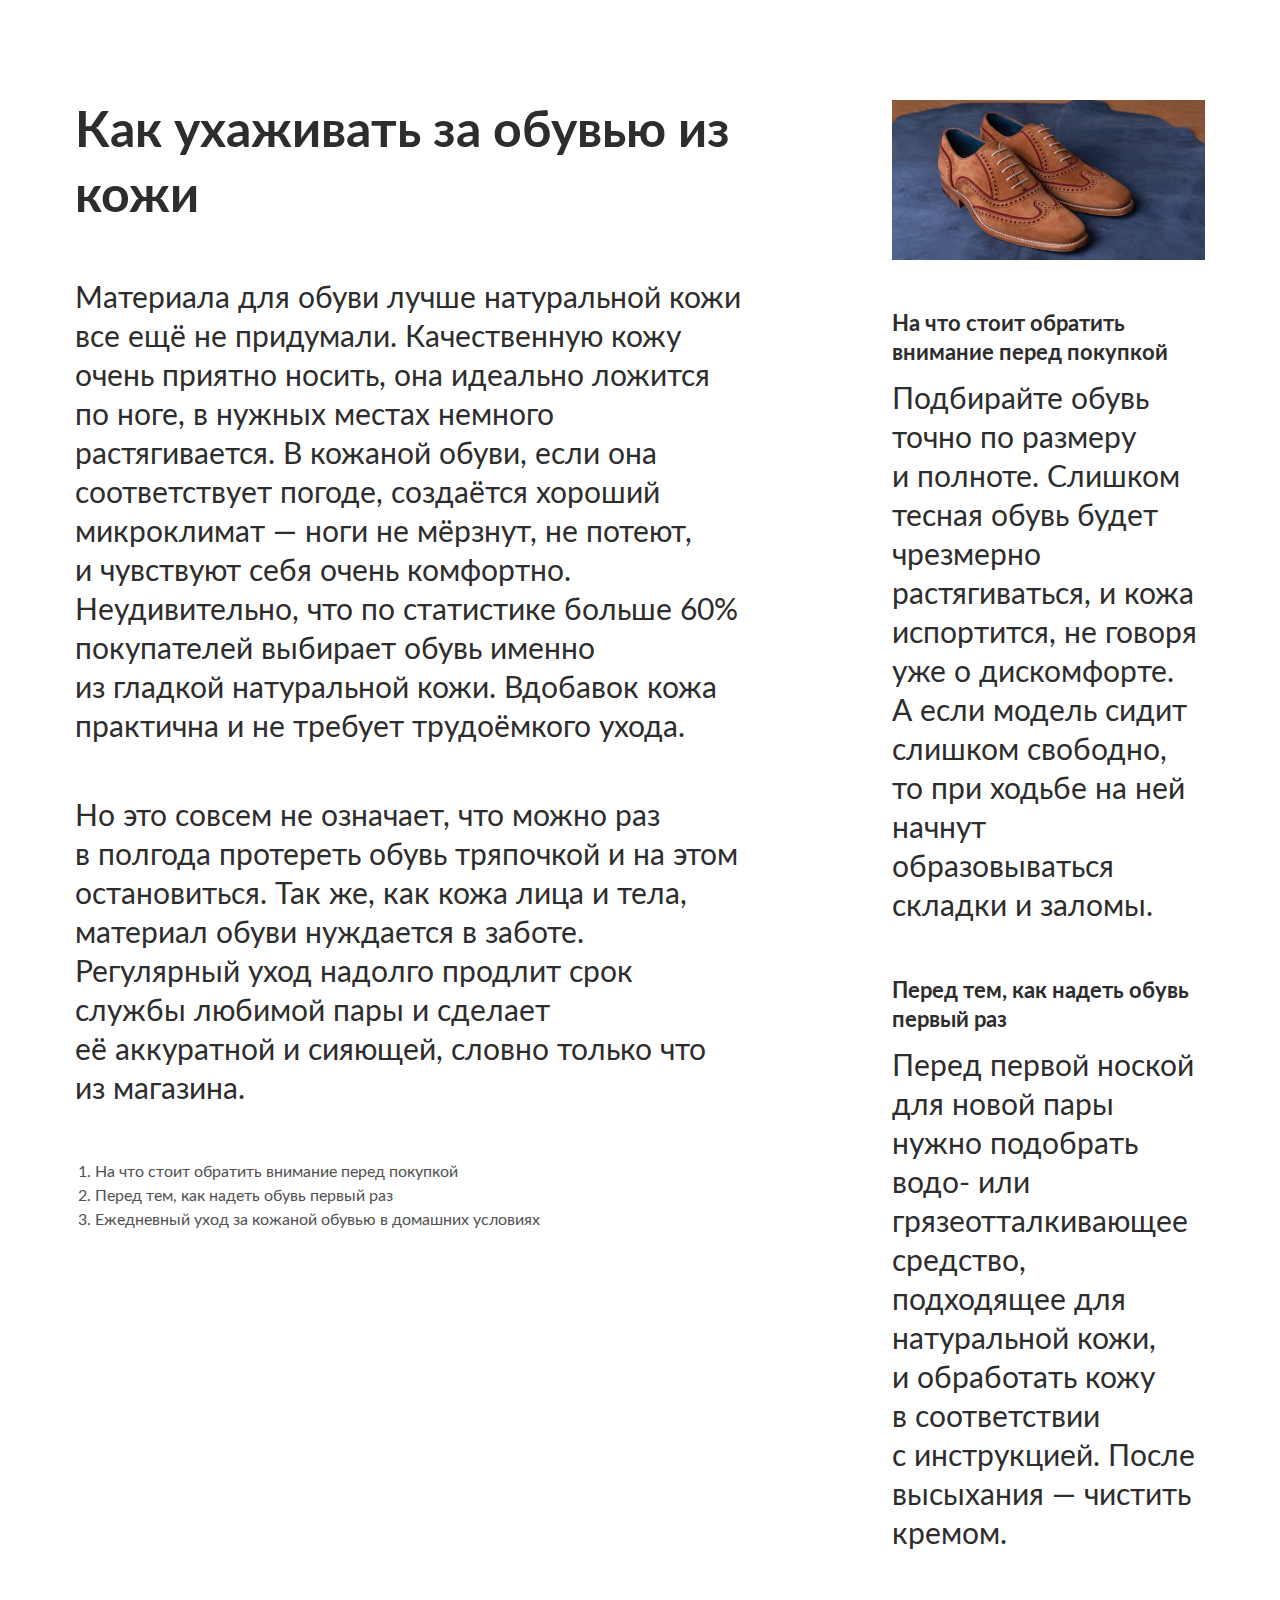
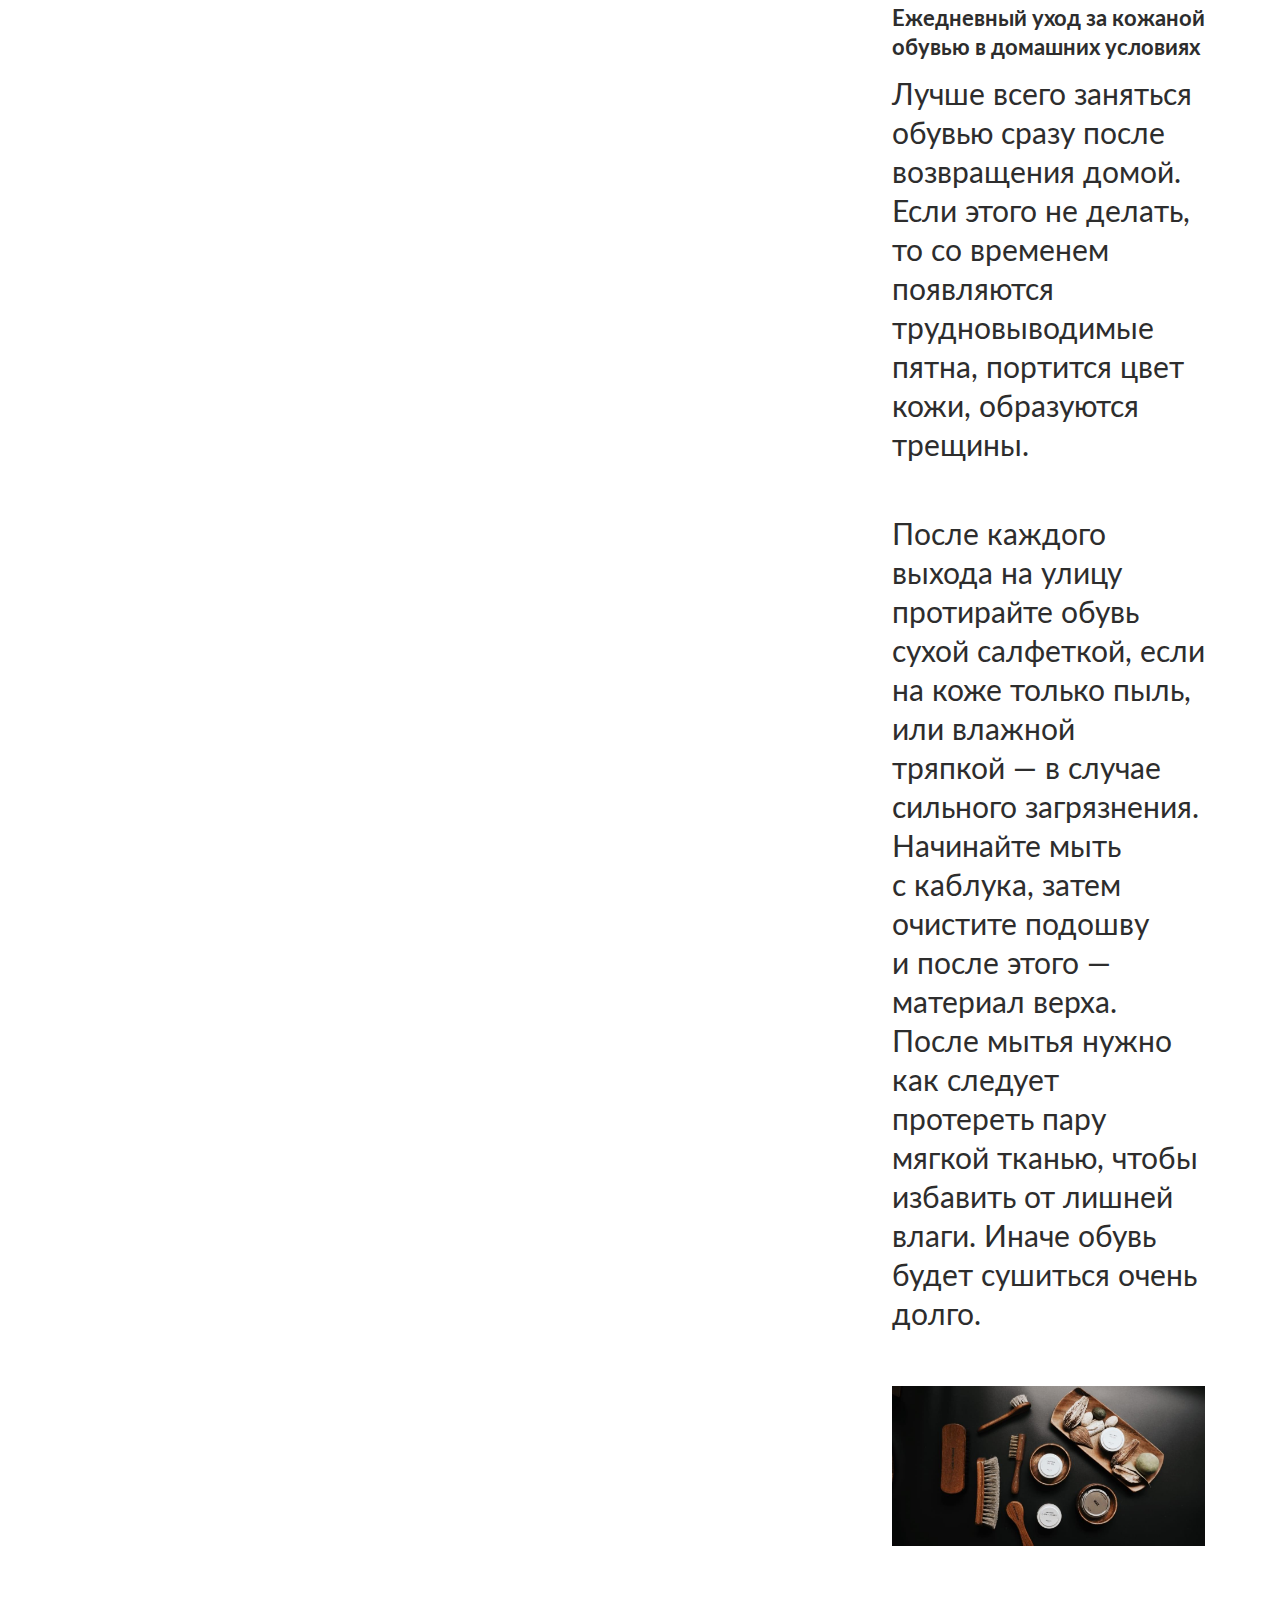
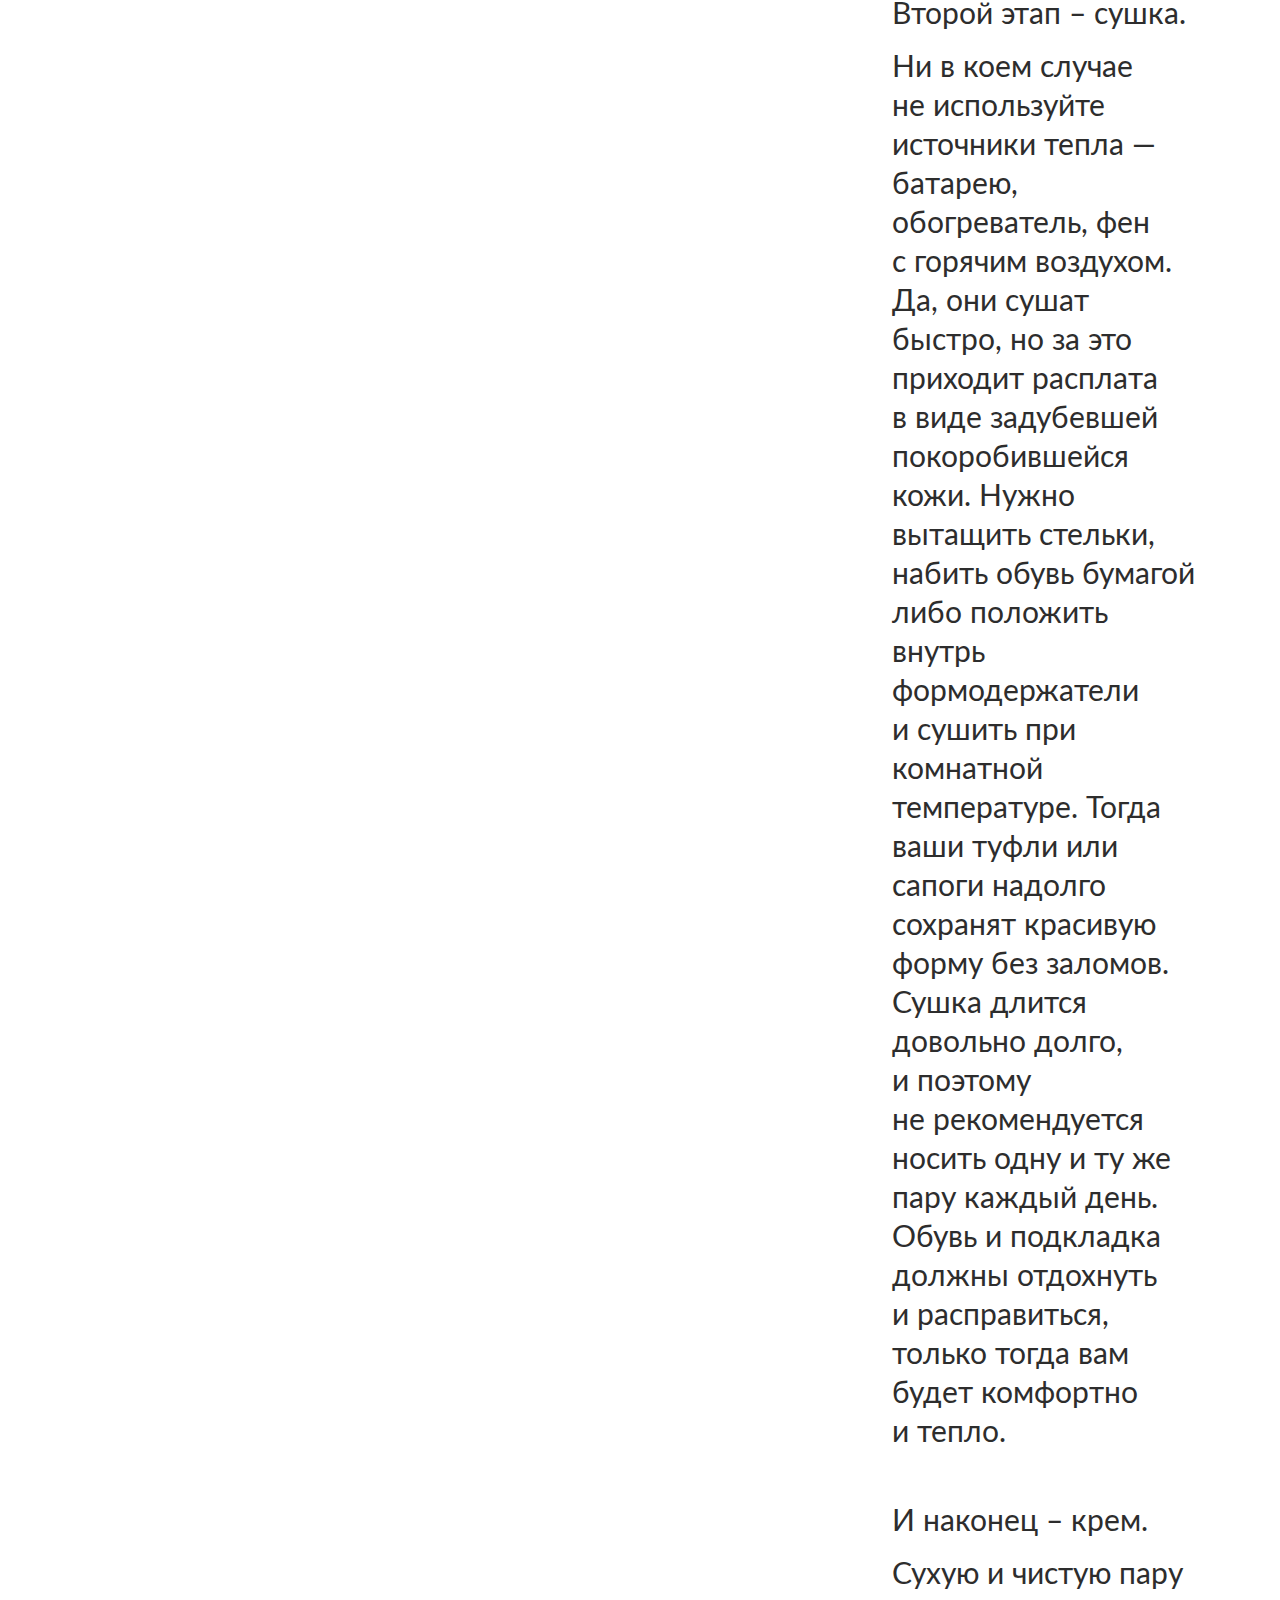
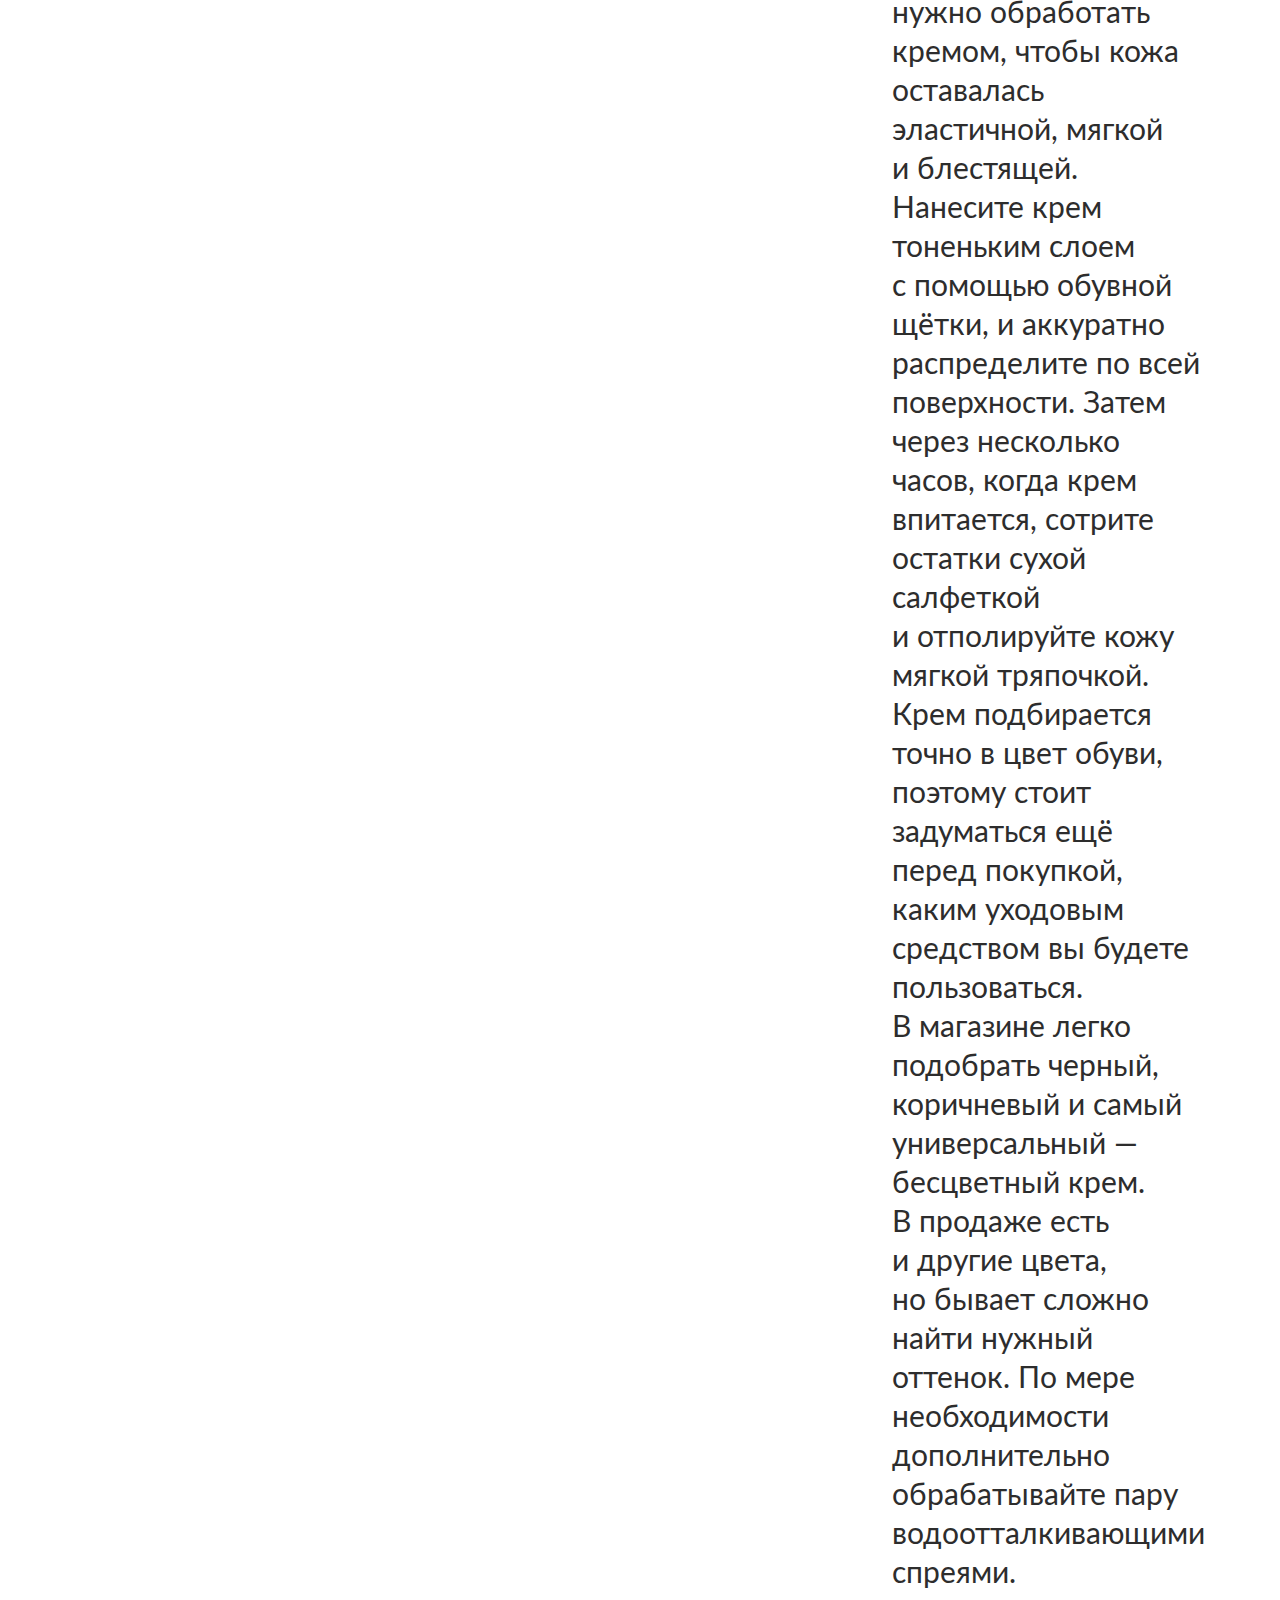
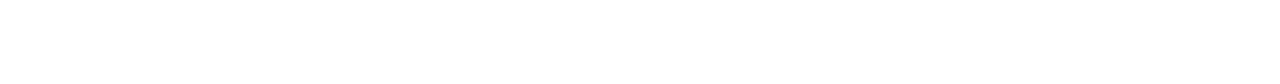
<file: shoes.html>
<!DOCTYPE html><html lang="ru"><head><meta charset="utf-8"><meta http-equiv="X-UA-Compatible" content="IE=edge"><meta name="viewport" content="width=device-width,initial-scale=1"><link rel="preload" href="fonts/lato-regular.woff2" as="font" type="font/woff2" crossorigin=""><link rel="preload" href="fonts/lato-bold.woff2" as="font" type="font/woff2" crossorigin=""><link rel="icon" type="image/png" href="img/shoes-icon.png"><style>html{line-height:1.15;-webkit-text-size-adjust:100%}body{margin:0}h1{font-size:2em;margin:.67em 0}img{border-style:none}::-webkit-file-upload-button{-webkit-appearance:button;font:inherit}@font-face{font-family:Lato;src:url(fonts/lato-regular.woff2) format("woff2"),url(fonts/lato-regular.woff) format("woff");font-style:normal;font-weight:400;font-display:swap}@font-face{font-family:Lato;src:url(fonts/lato-bold.woff2) format("woff2"),url(fonts/lato-bold.woff) format("woff");font-style:normal;font-weight:700;font-display:swap}html{box-sizing:border-box}*,::after,::before{box-sizing:inherit}ul{list-style:none;padding:0;margin:0}h1,h2,h3,p{margin:0}img{display:block;max-width:100%;height:auto}.visually-hidden{position:fixed;transform:scale(0)}body{min-width:320px;min-height:100%;font-family:Lato,sans-serif;font-size:30px;line-height:1.3;color:#2d2d2d;background-color:#fff}.container{max-width:1920px;padding:0 75px;margin:0 auto}@media (max-width:1024px){.container{padding:0 42px}}@media (max-width:768px){.container{padding:0 34px}}@media (max-width:480px){.container{padding:0 20px}}.navigation__item_logo{grid-area:logo;max-width:190px;width:190px;margin-right:26px}.navigation__menu{grid-area:btn;margin-right:0}.navigation__form{margin-right:auto;grid-area:form}.icons{grid-area:icons}.icon-profile{grid-area:profile}.icon-cart{position:relative;grid-area:cart}.icon-favorite{grid-area:favorite}.item-09{grid-area:item-09}.item-10{grid-area:item-10}.item-05{grid-area:item-05}.item-06{grid-area:item-06}.item-07{grid-area:item-07}.item-08{grid-area:item-08}.item-01{grid-area:item-01}.item-02{grid-area:item-02}.item-03{grid-area:item-03}.item-04{grid-area:item-04}@media (max-width:1024px){.item-01{grid-area:item-01}.item-02{grid-area:item-02}.item-03{grid-area:item-03}.item-04{grid-area:item-04}.item-05{grid-area:item-05}.item-06{grid-area:item-06}}.article-shoes{padding:100px 0 90px;display:flex}.container-care{max-width:700px}.shoes__title{font-size:50px;font-weight:700;line-height:65px;margin-bottom:50px}.shoes__text{margin-bottom:50px}.care__picture{margin-bottom:50px}.care__title{padding-bottom:14px;font-size:22px;font-weight:900}.care__text{margin-bottom:50px}</style><link rel="stylesheet" href="css/index.css" media="print" onload="this.media='all'"><title>Как ухаживать за обувью из кожи</title></head><body><article class="article-shoes"><h1 class="visually-hidden">Как ухаживать за обувью из кожи</h1><section class="shoes"><div class="container"><h2 class="shoes__title">Как ухаживать за обувью из кожи</h2><p class="shoes__text">Материала для обуви лучше натуральной кожи все ещё не&nbsp;придумали. Качественную кожу очень приятно носить, она идеально ложится по&nbsp;ноге, в&nbsp;нужных местах немного растягивается. В&nbsp;кожаной обуви, если она соответствует погоде, создаётся хороший микроклимат&nbsp;&mdash; ноги не&nbsp;мёрзнут, не&nbsp;потеют, и&nbsp;чувствуют себя очень комфортно. Неудивительно, что по&nbsp;статистике больше&nbsp;60% покупателей выбирает обувь именно из&nbsp;гладкой натуральной кожи. Вдобавок кожа практична и&nbsp;не&nbsp;требует трудоёмкого ухода.</p><p class="shoes__text">Но&nbsp;это совсем не&nbsp;означает, что можно раз в&nbsp;полгода протереть обувь тряпочкой и&nbsp;на&nbsp;этом остановиться. Так&nbsp;же, как кожа лица и&nbsp;тела, материал обуви нуждается в&nbsp;заботе. Регулярный уход надолго продлит срок службы любимой пары и&nbsp;сделает её&nbsp;аккуратной и&nbsp;сияющей, словно только что из&nbsp;магазина.</p><ol class="shoes__list"><li class="shoes__item">На что стоит обратить внимание перед покупкой</li><li class="shoes__item">Перед тем, как надеть обувь первый раз</li><li class="shoes__item">Ежедневный уход за кожаной обувью в домашних условиях</li></ol></div></section><section class="care"><div class="container"><div class="container-care"><img class="care__picture" src="img/shoes.jpg" width="1095" height="560" alt="Кожаные туфли"><ul class="care__list"><li class="care__item"><h3 class="care__title">На что стоит обратить внимание перед покупкой</h3><p class="care__text">Подбирайте обувь точно по&nbsp;размеру и&nbsp;полноте. Слишком тесная обувь будет чрезмерно растягиваться, и&nbsp;кожа испортится, не&nbsp;говоря уже о&nbsp;дискомфорте. А&nbsp;если модель сидит слишком свободно, то&nbsp;при ходьбе на&nbsp;ней начнут образовываться складки и&nbsp;заломы.</p></li><li class="care__item"><h3 class="care__title">Перед тем, как надеть обувь первый раз</h3><p class="care__text">Перед первой ноской для новой пары нужно подобрать водо- или грязеотталкивающее средство, подходящее для натуральной кожи, и&nbsp;обработать кожу в&nbsp;соответствии с&nbsp;инструкцией. После высыхания&nbsp;&mdash; чистить кремом.</p></li><li class="care__item"><h3 class="care__title">Ежедневный уход за кожаной обувью в домашних условиях</h3><p class="care__text">Лучше всего заняться обувью сразу после возвращения домой. Если этого не&nbsp;делать, то&nbsp;со&nbsp;временем появляются трудновыводимые пятна, портится цвет кожи, образуются трещины.</p><p class="care__text">После каждого выхода на&nbsp;улицу протирайте обувь сухой салфеткой, если на&nbsp;коже только пыль, или влажной тряпкой&nbsp;&mdash; в&nbsp;случае сильного загрязнения. Начинайте мыть с&nbsp;каблука, затем очистите подошву и&nbsp;после этого&nbsp;&mdash; материал верха. После мытья нужно как следует протереть пару мягкой тканью, чтобы избавить от&nbsp;лишней влаги. Иначе обувь будет сушиться очень долго.</p></li></ul><img class="care__picture" src="img/care.jpg" alt="Средства для ухода за кожаной обувью"><div class="second-stage"><h4 class="second-stage__title">Второй этап – сушка.</h4><p class="second-stage-text">Ни&nbsp;в&nbsp;коем случае не&nbsp;используйте источники тепла&nbsp;&mdash; батарею, обогреватель, фен с&nbsp;горячим воздухом. Да, они сушат быстро, но&nbsp;за&nbsp;это приходит расплата в&nbsp;виде задубевшей покоробившейся кожи. Нужно вытащить стельки, набить обувь бумагой либо положить внутрь формодержатели и&nbsp;сушить при комнатной температуре. Тогда ваши туфли или сапоги надолго сохранят красивую форму без заломов. Сушка длится довольно долго, и&nbsp;поэтому не&nbsp;рекомендуется носить одну и&nbsp;ту&nbsp;же пару каждый день. Обувь и&nbsp;подкладка должны отдохнуть и&nbsp;расправиться, только тогда вам будет комфортно и&nbsp;тепло.</p></div><div class="second-stage"><h4 class="second-stage__title">И наконец – крем.</h4><p class="second-stage-text">Сухую и&nbsp;чистую пару нужно обработать кремом, чтобы кожа оставалась эластичной, мягкой и&nbsp;блестящей. Нанесите крем тоненьким слоем с&nbsp;помощью обувной щётки, и&nbsp;аккуратно распределите по&nbsp;всей поверхности. Затем через несколько часов, когда крем впитается, сотрите остатки сухой салфеткой и&nbsp;отполируйте кожу мягкой тряпочкой. Крем подбирается точно в&nbsp;цвет обуви, поэтому стоит задуматься ещё перед покупкой, каким уходовым средством вы&nbsp;будете пользоваться. В&nbsp;магазине легко подобрать черный, коричневый и&nbsp;самый универсальный&nbsp;&mdash; бесцветный крем. В&nbsp;продаже есть и&nbsp;другие цвета, но&nbsp;бывает сложно найти нужный оттенок. По&nbsp;мере необходимости дополнительно обрабатывайте пару водоотталкивающими спреями.</p></div></div></div></section></article></body></html>
</file>
<file: css/index.css>
/*! normalize.css v8.0.1 | MIT License | github.com/necolas/normalize.css */html{line-height:1.15;-webkit-text-size-adjust:100%}body{margin:0}main{display:block}h1{font-size:2em;margin:.67em 0}hr{box-sizing:content-box;height:0;overflow:visible}pre{font-family:monospace,monospace;font-size:1em}a{background-color:transparent}abbr[title]{border-bottom:none;text-decoration:underline;-webkit-text-decoration:underline dotted;text-decoration:underline dotted}b,strong{font-weight:bolder}code,kbd,samp{font-family:monospace,monospace;font-size:1em}small{font-size:80%}sub,sup{font-size:75%;line-height:0;position:relative;vertical-align:baseline}sub{bottom:-.25em}sup{top:-.5em}img{border-style:none}button,input,optgroup,select,textarea{font-family:inherit;font-size:100%;line-height:1.15;margin:0}button,input{overflow:visible}button,select{text-transform:none}[type=button],[type=reset],[type=submit],button{-webkit-appearance:button}[type=button]::-moz-focus-inner,[type=reset]::-moz-focus-inner,[type=submit]::-moz-focus-inner,button::-moz-focus-inner{border-style:none;padding:0}[type=button]:-moz-focusring,[type=reset]:-moz-focusring,[type=submit]:-moz-focusring,button:-moz-focusring{outline:1px dotted ButtonText}fieldset{padding:.35em .75em .625em}legend{box-sizing:border-box;color:inherit;display:table;max-width:100%;padding:0;white-space:normal}progress{vertical-align:baseline}textarea{overflow:auto}[type=checkbox],[type=radio]{box-sizing:border-box;padding:0}[type=number]::-webkit-inner-spin-button,[type=number]::-webkit-outer-spin-button{height:auto}[type=search]{-webkit-appearance:textfield;outline-offset:-2px}[type=search]::-webkit-search-decoration{-webkit-appearance:none}::-webkit-file-upload-button{-webkit-appearance:button;font:inherit}details{display:block}summary{display:list-item}template{display:none}[hidden]{display:none}@font-face{font-family:"Open Sans";src:url(../fonts/opensans-regular.woff2) format("woff2"),url(../fonts/opensans-regular.woff) format("woff");font-style:normal;font-weight:400;font-display:swap}@font-face{font-family:"Open Sans";src:url(../fonts/opensans-bold.woff2) format("woff2"),url(../fonts/opensans-bold.woff) format("woff");font-style:normal;font-weight:700;font-display:swap}@font-face{font-family:Lato;src:url(../fonts/lato-regular.woff2) format("woff2"),url(../fonts/lato-regular.woff) format("woff");font-style:normal;font-weight:400;font-display:swap}@font-face{font-family:Lato;src:url(../fonts/lato-bold.woff2) format("woff2"),url(../fonts/lato-bold.woff) format("woff");font-style:normal;font-weight:700;font-display:swap}html{box-sizing:border-box}*,::after,::before{box-sizing:inherit}ul{list-style:none;padding:0;margin:0}fieldset,figure,h1,h2,h3,p{margin:0}a{color:inherit;text-decoration:none}img,svg{display:block;max-width:100%;height:auto}button{padding:0;margin:0;cursor:pointer}.visually-hidden{position:fixed;transform:scale(0)}body{min-width:320px;min-height:100%;font-family:Lato,sans-serif;font-size:30px;line-height:1.3;color:#2d2d2d;background-color:#fff}.container{max-width:1920px;padding:0 75px;margin:0 auto}.btn{display:block;margin:0 auto;font-size:22px;font-weight:400;line-height:33px;color:#fff;border-radius:10px;background-color:#3670c7;border:0}@media (max-width:1024px){.container{padding:0 42px}}@media (max-width:768px){.container{padding:0 34px}}@media (max-width:480px){.container{padding:0 20px}}.header__container{padding-top:27px;padding-bottom:45px}.navigation__list{display:grid;grid-template-columns:repeat(auto-fit,minmax(max-content,190px)) repeat(auto-fit,minmax(max-content,151px)) repeat(auto-fit,minmax(max-content,770px)) repeat(auto-fit,minmax(max-content,354px));grid-template-rows:61px;grid-template-areas:"logo btn form icons";align-items:center;justify-content:space-between}.navigation__item_logo{grid-area:logo;max-width:190px;width:190px;margin-right:26px}.navigation__logo{font-family:"Open Sans",sans-serif;font-weight:700;font-size:30px;line-height:41px;letter-spacing:3px}.navigation__logo span{color:#3670c7}.navigation__menu{grid-area:btn;margin-right:0}.navigation__menu-btn{display:block;position:relative;max-width:151px;padding-left:61px;padding-right:26px;height:54px;font-size:22px;line-height:33px}.navigation__menu-btn:after{position:absolute;content:"";top:15px;left:30px;bottom:0;right:0;background-image:url(../img/close-menu-btn.svg);background-repeat:no-repeat}.navigation__form{margin-right:auto;grid-area:form}.close-btn:after{background-image:url(../img/menu-btn.svg);background-repeat:no-repeat}.form{display:flex;align-items:center}.form__input{display:block;margin-top:-5px;max-width:770px;width:770px;height:54px;font-size:16px;font-weight:700;line-height:21px;border:none;padding-left:40px;border-radius:30px;background-color:#efefef}.form__btn{margin-left:-100px;margin-bottom:5px;position:relative;width:101px;height:54px;background-color:#3670c7;border-radius:30px;border:none}.form__btn:after{content:"";position:absolute;background-image:url(../img/search.svg);background-repeat:no-repeat;top:9px;left:32px;right:0;bottom:0}.icons{grid-area:icons}.icons__list{display:grid;grid-template-areas:"profile cart favorite";align-items:end;gap:70px;font-size:16px;font-weight:700;line-height:21px}.icons__item{display:flex;flex-direction:column;align-items:center;gap:4px}.icon-profile{grid-area:profile}.icon-cart{position:relative;grid-area:cart}.icon-cart:after{position:absolute;content:"2";left:35px;top:-4px;color:#3670c7;width:9px;height:18px;background-color:#fff;font-size:14px;font-weight:700;line-height:18px;border-radius:5px}.icon-favorite{grid-area:favorite}.breadcrumbs{padding-top:60px;display:flex;flex-wrap:wrap;margin:0;font-size:16px;font-weight:700;line-height:21px;color:#525252;list-style-type:none}.breadcrumbs__item{position:relative;margin-right:26px;list-style-type:none}.breadcrumbs__item::after{content:"";position:absolute;top:1px;right:-22px;width:18px;height:18px;background-image:url(../img/arrow_right.svg);background-repeat:no-repeat}.breadcrumbs__item:last-child::after{content:none}@media (max-width:1600px){.navigation__item_logo{margin-right:0}.navigation__form{max-width:600px}.icons__list{gap:50px}.form__btn{padding-left:65px;padding-right:35px}}@media (max-width:1440px){.navigation__list{gap:0}.navigation__item_logo{font-size:26px}.navigation__form{max-width:400px}.icons__list{font-size:14px;gap:10px}}@media (max-width:1280px){.header__container{padding-top:34px;padding-bottom:30px}.navigation__list{grid-template-columns:repeat(auto-fit,minmax(max-content,190px)) repeat(auto-fit,minmax(max-content,294px)) repeat(auto-fit,minmax(max-content,151px)) repeat(auto-fit,minmax(max-content,700px));grid-template-rows:54px 54px;grid-template-areas:"logo icons" "btn form";gap:34px 0}.navigation__item{max-height:54px}.navigation__menu{justify-self:start}.navigation__form{max-width:700px}.form__btn{margin-left:-92px}.icons{justify-self:end}.icons__list{gap:0 40px}}@media (max-width:980px){.navigation__form{max-width:540px}.navigation__menu-btn{max-width:115px;padding-left:45px;font-size:18px}.navigation__menu-btn:after{top:13px;left:15px}}@media (max-width:800px){.header__container{padding-top:25px;padding-bottom:25px}.navigation__list{gap:30px 0}.navigation__item{max-height:42px}.navigation__item_logo{max-width:165px;font-size:26px;line-height:35px}.navigation__menu{max-width:115px;justify-self:start}.navigation__menu-btn{font-size:16px;line-height:24px}.navigation__form{justify-self:start;width:60vw}.form__input{font-size:12px;line-height:16px;padding-left:30px}.icons{width:50vw;justify-self:end}.icons__list{font-size:12px;line-height:16px;gap:0;margin-left:calc(50vw - 200px)}.breadcrumbs{font-size:14px;line-height:18px}}@media (max-width:530px){.navigation__list{gap:20px 0}.navigation__form{justify-self:start;width:50vw}.icons{width:40vw}.icons__list{margin-left:calc(40vw - 200px)}}@media (max-width:480px){.header__container{padding-top:20px;padding-bottom:20px}.navigation__list{grid-template-columns:repeat(auto-fit,minmax(max-content,114px)) repeat(auto-fit,minmax(max-content,79px)) repeat(auto-fit,minmax(max-content,130px)) repeat(auto-fit,minmax(max-content,280px));grid-template-rows:61px 61px 61px;grid-template-areas:"logo ." "btn icons" "form .";justify-content:start}.navigation__item{max-height:30px}.navigation__item_logo{max-width:114px;font-size:18px;line-height:35px}.navigation__menu-btn{width:79px;height:30px;padding-left:35px;font-size:12px;border-radius:4px}.navigation__menu-btn:after{top:0;left:-50px;background-position:center;background-size:14px 14px}.navigation__form{width:calc(91vw - 78px)}.form__input{height:30px;font-size:8px}.form__btn{height:30px;max-width:60px;width:60px;left:67px;padding-left:20px;padding-right:20px}.form__btn:after{top:-2px;left:3px;background-position:center;background-size:20px 20px}.icons{max-width:30vw;justify-self:start;margin-left:calc(-28vw + 60px)}.icons__list{gap:20px;justify-content:end;align-items:center}.icons__item{max-width:30px;height:30px}.icon-cart:after{left:30px}.icon-profile__svg{width:30px;height:30px}.icon-cart__svg{width:25px;height:25px}.icons__item p{display:none}.breadcrumbs{padding-top:0;font-size:8px;line-height:10px}.breadcrumbs__item::after{background-size:13px;top:-2px}}.menu.open{opacity:1;height:auto;transition:opacity 1.3s}.menu{opacity:0;height:0;overflow:hidden;padding-top:30px;color:#2d2d2d}.menu__wrap{display:flex}.menu__catalog{max-width:480px;margin-right:98px}.menu__customers{max-width:307px;margin-right:127px}.menu__contacts{max-width:380px}.catalog__title{font-size:38px;font-weight:700;line-height:49px;margin-bottom:40px}.catalog__list{display:grid;grid-template-columns:max-content max-content;gap:15px 30px;font-size:22px;line-height:33px}.catalog__item{cursor:pointer}.customers__title{font-size:38px;font-weight:700;line-height:49px;margin-bottom:40px}.customers__list{display:flex;flex-direction:column;gap:15px;font-size:22px;line-height:33px}.customers__item{cursor:pointer}.contacts__title{font-size:38px;font-weight:700;line-height:49px;margin-bottom:40px}.contacts__info a{font-size:22px;font-weight:400;line-height:33px;margin-bottom:21px}.inner__list{display:none;padding-left:10px;color:#525252}.inner__list.expand{display:block}.inner__list li a:hover{color:#5d92e0}@media (max-width:1600px){.menu__catalog{margin-right:50px}.menu__customers{margin-right:50px}}@media (max-width:1400px){.menu__catalog{margin-right:30px}.menu__customers{margin-right:30px}.menu__copyright-wrap{max-width:1192px}}@media (max-width:1280px){.catalog__title,.contacts__title,.customers__title{font-size:30px}.menu__catalog{margin-right:20px}.menu__customers{margin-right:20px}.menu__copyright-wrap{max-width:1040px}}@media (max-width:1200px){.catalog__title,.contacts__title,.customers__title{font-size:27px;line-height:30px}.catalog__list{font-size:16px}.customers__list{font-size:16px}.contacts__info a{font-size:16px}}@media (max-width:1024px){.menu__wrap{flex-wrap:wrap;gap:60px 20px}.catalog__title{font-size:38px;line-height:42px;margin-bottom:40px}.catalog__list{grid-template-columns:max-content;gap:15px 30px;font-size:22px;line-height:33px}.customers__title{font-size:38px;line-height:42px}.customers__list{font-size:22px;line-height:33px}.contacts__title{font-size:38px;line-height:42px}.contacts__info a{font-size:22px;line-height:33px}}@media (max-width:920px){.catalog__title{font-size:30px;line-height:41px}.catalog__list{font-size:18px;line-height:25px}.customers__title{font-size:30px;line-height:41px}.customers__list{font-size:18px;line-height:25px}.contacts__title{font-size:30px;line-height:41px}.contacts__info a{font-size:18px}}@media (max-width:768px){.catalog__title{font-size:26px;line-height:34px}.catalog__list{font-size:16px;line-height:24px}.customers__title{font-size:26px;line-height:34px}.customers__list{font-size:16px;line-height:24px}.contacts__title{font-size:26px;line-height:34px}.contacts__info{font-size:12px;line-height:16px}}@media (max-width:660px){.menu__wrap{flex-wrap:wrap}.menu__contacts{width:600px;margin:0 auto;text-align:center;padding-top:20px}.menu__customers{width:40%;margin:0 auto;text-align:center;padding-top:20px}.menu__customers:after{width:100%}}@media (max-width:425px){.menu-container{padding-top:40px}.menu__wrap{flex-direction:column;align-items:center}.menu__catalog{text-align:center}.menu__customers{padding-top:0}.catalog__title{margin-bottom:20px}.catalog__list{margin-bottom:20px}.customers__title{margin-bottom:20px}.contacts__title{margin-bottom:20px}.contacts__info{margin-bottom:10px}}@media (max-width:375px){.catalog__title{font-size:20px;line-height:26px}.catalog__list{font-size:12px;line-height:14px}.customers__title{font-size:20px;line-height:26px}.customers__list{font-size:12px;line-height:14px}.contacts__title{font-size:20px;line-height:26px}.contacts__info{font-size:10px;line-height:13px}}.banner-container{padding-top:45px;padding-bottom:30px}.offer{background-image:url(../img/banner.jpg),-webkit-image-set(url("../img/banner.avif") 1x, url("../img/banner.webp") 1x, url("../img/banner.jpg") 1x),-webkit-image-set(url("../img/banner.avif") 1x, url("../img/banner.webp") 1x);background-image:url(../img/banner.jpg),image-set(url("../img/banner.avif") 1x, url("../img/banner.webp") 1x, url("../img/banner.jpg") 1x),-webkit-image-set(url("../img/banner.avif") 1x, url("../img/banner.webp") 1x);background-repeat:no-repeat;background-position:center;font-weight:700;line-height:1.3;color:#fff;padding-bottom:40px}.offer__title{padding-top:145px;padding-left:112px;font-size:70px;margin-bottom:100px}.offer__timer{max-width:-moz-max-content;max-width:max-content;padding:22px 20px;margin:0 auto}.offer__timer__text{width:131px;padding-left:6px;margin:0 auto 5px;text-align:center;font-size:16px}.timer{display:flex;gap:30px}.timer__day,.timer__hour,.timer__minute,.timer__seconds{display:flex;align-items:baseline}.timer__day-number,.timer__hour-number,.timer__minute-number,.timer__seconds-number{display:block;margin-right:6px;font-size:60px}.timer__word{display:block;font-size:32px}@media (max-width:1024px){.banner-container{padding-top:30px;padding-bottom:11px}.offer{padding-bottom:36px}.offertitle{max-width:481px;padding-top:80px;padding-left:80px;font-size:40px;margin-bottom:11px}.offer__text{font-size:16px}.offer__timer{padding:20px 25px}.timer{gap:20px}.timer__day-number,.timer__hour-number,.timer__minute-number,.timer__seconds-number{margin-right:5px;font-size:40px}.timer__word{font-size:20px}}@media (max-width:768px){.banner-container{padding-top:25px;padding-bottom:20px}.offer__title{padding-top:64px;font-size:30px;margin-bottom:82px}.offer__text{font-size:12px}.offer__timer{padding:15px 20px}.timer{gap:0 10px}.timer__day-number,.timer__hour-number,.timer__minute-number,.timer__seconds-number{margin-right:3px;font-size:30px}.timer__word{font-size:16px}}@media (max-width:480px){.offer__title{text-align:center;padding-left:0;padding-right:0;font-size:24px;margin-bottom:150px}.offer__text{font-size:10px}.offer__timer{padding:10px 15px}.timer{gap:9px}.timer__day-number,.timer__hour-number,.timer__minute-number,.timer__seconds-number{margin-right:2px;font-size:24px}.timer__word{font-size:14px}}@media (max-width:320px){.banner-container{padding-top:20px;padding-bottom:10px}.offer__title{padding-top:50px;font-size:22px;margin-bottom:189px}.offer__text{font-size:8px}.offer__timer{padding:5px 10px}.timer{gap:8px}.timer__day-number,.timer__hour-number,.timer__minute-number,.timer__seconds-number{margin-right:2px;font-size:20px}.timer__word{font-size:12px}}.promotion-container{padding-top:30px}.promotion__list{display:grid;grid-template-columns:repeat(6,minmax(min-content,245px));grid-template-areas:"item-01 item-02 item-03 item-03 item-04 item-04" "item-05 item-05 item-03 item-03 item-06 item-06" "item-07 item-07 item-07 item-07 item-08 item-09" "item-07 item-07 item-07 item-07 item-08 item-10";gap:60px}.promotion__img{width:100%;height:100%}.item-01{grid-area:item-01}.item-02{grid-area:item-02}.item-03{grid-area:item-03}.item-04{grid-area:item-04}.item-05{grid-area:item-05}.item-06{grid-area:item-06}.item-07{grid-area:item-07}.item-08{grid-area:item-08}.item-09{grid-area:item-09}.item-10{grid-area:item-10}@media (max-width:1800px){.promotion__list{gap:40px}}@media (max-width:1600px){.promotion__list{gap:30px}}@media (max-width:1400px){.promotion__list{gap:25px}}@media (max-width:1280px){.promotion__list{gap:20px}}@media (max-width:1024px){.promotion__list{grid-template-columns:repeat(4,minmax(min-content,217px));grid-template-areas:"item-01 item-02 item-03 item-03" "item-05 item-05 item-03 item-03" "item-04 item-04 item-08 item-09" "item-06 item-06 item-08 item-10" "item-07 item-07 item-07 item-07";gap:24px}}@media (max-width:768px){.promotion__list{grid-template-columns:repeat(4,minmax(min-content,160px));grid-template-areas:"item-01 item-02 item-03 item-03" "item-05 item-05 item-03 item-03" "item-04 item-04 item-08 item-09" "item-06 item-06 item-08 item-10" "item-07 item-07 item-07 item-07" "item-07 item-07 item-07 item-07" "item-07 item-07 item-07 item-07";gap:20px}}@media (max-width:320px){.promotion__list{grid-template-columns:repeat(2,minmax(min-content,130px));grid-template-areas:"item-01 item-02" "item-05 item-05" "item-03 item-03" "item-04 item-04" "item-06 item-06" "item-08 item-09" "item-08 item-10" "item-07 item-07";gap:20px}}.additional-container{padding-top:50px;padding-bottom:70px}.additional__title{margin-bottom:50px;font-size:50px;font-weight:700;line-height:65px;color:#2d2d2d}.additional__list{display:grid;grid-template-columns:repeat(4,minmax(min-content,1fr));grid-template-areas:"item-01 item-02 item-03 item-04" "item-05 item-06 item-07 item-08";gap:50px 30px}.item-01{grid-area:item-01}.item-02{grid-area:item-02}.item-03{grid-area:item-03}.item-04{grid-area:item-04}.item-05{grid-area:item-05}.item-06{grid-area:item-06}.item-07{grid-area:item-07}.item-08{grid-area:item-08}.product__link{display:block;margin-bottom:20px}.product__prices{margin-bottom:15px}.product__price{font-size:28px;font-weight:700;line-height:34px}.product__old-price{position:relative;text-decoration:none;font-size:20px;line-height:24px}.product__old-price:before{content:"";width:105%;height:.07em;background-color:#2d2d2d;position:absolute;top:50%;left:-1px}.product__name{display:block;font-size:22px;line-height:33px}@media (max-width:1024px){.additional__list{gap:20px}.additional__title{font-size:40px;line-height:52px}.product__price{font-size:28px;line-height:34px}}@media (max-width:768px){.additional__list{grid-template-columns:repeat(2,minmax(min-content,1fr));grid-template-areas:"item-01 item-02" "item-03 item-04" "item-05 item-06" "item-07 item-08";gap:35px 20px}.additional__title{font-size:30px;line-height:39px}.product__price{font-size:22px;line-height:26px}.product__old-price{font-size:16px;line-height:19px}.product__name{font-size:18px;line-height:27px}}@media (max-width:425px){.additional__list{grid-template-columns:minmax(min-content,1fr);grid-template-areas:"item-01" "item-02" "item-03" "item-04" "item-05" "item-06" "item-07" "item-08";gap:50px}.additional__title{font-size:24px;line-height:26px}.product__price{font-size:16px;line-height:19px}.product__old-price{font-size:12px;line-height:14px}.product__name{font-size:12px;line-height:18px}}.footer{padding-top:80px;color:#fff}.footer-container{padding-top:80px;padding-bottom:80px;background-color:#2d2d2d}.footer__wrap{display:flex;margin-bottom:50px}.footer__logo{margin-right:118px;font-family:"Open Sans",sans-serif;font-size:30px;font-weight:700;line-height:41px;letter-spacing:3px}.footer__logo span{color:#3670c7}.footer__catalog{max-width:480px;margin-right:98px}.footer__customers{max-width:307px;margin-right:127px}.footer__contacts{max-width:280px}.footer__copyright-wrap{max-width:1410px;font-size:16px;font-weight:700;line-height:21px;display:flex;justify-content:space-between;align-items:center}.catalog__title{font-size:38px;font-weight:700;line-height:49px;margin-bottom:40px}.catalog__list{display:grid;grid-template-columns:max-content max-content;gap:15px 30px;font-size:22px;line-height:33px}.customers__title{font-size:38px;font-weight:700;line-height:49px;margin-bottom:40px}.customers__list{display:flex;flex-direction:column;gap:15px;font-size:22px;line-height:33px}.contacts__title{font-size:38px;font-weight:700;line-height:49px;margin-bottom:40px}.contacts__info{font-size:16px;font-weight:700;line-height:21px;margin-bottom:21px}.social__list{display:flex;gap:20px}.social__item{width:26px;height:26px}.author__designer{margin-bottom:10px}@media (max-width:1600px){.footer__logo{margin-right:80px}.footer__catalog{margin-right:50px}.footer__customers{margin-right:50px}.footer__copyright-wrap{max-width:1250px}}@media (max-width:1400px){.footer__logo{margin-right:60px}.footer__catalog{margin-right:30px}.footer__customers{margin-right:30px}.footer__copyright-wrap{max-width:1192px}}@media (max-width:1280px){.catalog__title,.contacts__title,.customers__title,.footer__logo{font-size:30px}.footer__logo{margin-right:20px}.footer__catalog{margin-right:20px}.footer__customers{margin-right:20px}.footer__copyright-wrap{max-width:1040px}}@media (max-width:1200px){.catalog__title,.contacts__title,.customers__title,.footer__logo{font-size:27px;line-height:30px}.catalog__list{font-size:16px}.customers__list{font-size:16px}.footer__copyright-wrap{max-width:840px}.social__list{gap:10px}}@media (max-width:1024px){.footer__wrap{flex-wrap:wrap;gap:60px 20px}.footer__logo{width:100%;font-size:30px}.catalog__title{font-size:38px;line-height:42px;margin-bottom:40px}.catalog__list{grid-template-columns:max-content;gap:15px 30px;font-size:22px;line-height:33px}.customers__title{font-size:38px;line-height:42px}.customers__list{font-size:22px;line-height:33px}.contacts__title{font-size:38px;line-height:42px}.contacts__info{font-size:22px;line-height:33px}}@media (max-width:920px){.footer__logo{font-size:27px}.catalog__title{font-size:30px;line-height:41px}.catalog__list{font-size:18px;line-height:25px}.customers__title{font-size:30px;line-height:41px}.customers__list{font-size:18px;line-height:25px}.contacts__title{font-size:30px;line-height:41px}.contacts__info{font-size:14px}}@media (max-width:768px){.footer__logo{font-size:24px}.catalog__title{font-size:26px;line-height:34px}.catalog__list{font-size:16px;line-height:24px}.customers__title{font-size:26px;line-height:34px}.customers__list{font-size:16px;line-height:24px}.contacts__title{font-size:26px;line-height:34px}.contacts__info{font-size:12px;line-height:16px}}@media (max-width:660px){.footer__wrap{flex-wrap:wrap}.footer__contacts{width:600px;margin:0 auto;text-align:center;padding-top:20px}.footer__customers{width:40%;margin:0 auto;text-align:center;padding-top:20px}.footer__customers:after{width:100%}.footer__copyright-wrap{max-width:540px}.social__list{justify-content:center}}@media (max-width:425px){.footer-container{padding-top:40px}.footer__logo{margin-bottom:20px}.footer__wrap{flex-direction:column;align-items:center}.footer__catalog{text-align:center}.footer__customers{padding-top:0}.footer__copyright-wrap{max-width:400px}.catalog__title{margin-bottom:20px}.catalog__list{margin-bottom:20px}.customers__title{margin-bottom:20px}.contacts__title{margin-bottom:20px}.contacts__info{margin-bottom:10px}.social__list{justify-content:center}.author__designer{margin-bottom:0}}@media (max-width:375px){.footer__logo{font-size:20px;line-height:27px}.footer__copyright-wrap{font-size:10px;line-height:13px}.catalog__title{font-size:20px;line-height:26px}.catalog__list{font-size:12px;line-height:14px}.customers__title{font-size:20px;line-height:26px}.customers__list{font-size:12px;line-height:14px}.contacts__title{font-size:20px;line-height:26px}.contacts__info{font-size:10px;line-height:13px}}.good__container{padding-top:80px}.good__title{padding-bottom:25px;font-size:50px;line-height:65px;font-weight:700;color:#2d2d2d}.good__divided{display:block;height:1px;border:0;border-top:1px solid #e8e8e8;margin:0;padding-bottom:43px}.good__info{display:flex;justify-content:space-between;margin-bottom:80px}.good__order{align-self:center;padding:40px 90px 0 40px;box-shadow:0 0 16px 1px rgba(0,0,0,.2509803922)}.good .order__wrap{display:flex;gap:23px}.good__delivery-seller{display:flex;justify-content:space-between}.good .price{font-family:Lato,sans-serif}.good .price__current{font-size:36px;line-height:43px;font-weight:700;margin-right:24px;color:red}.good .price__old{font-size:22px;line-height:26px;font-weight:400;color:#2d2d2d;text-decoration:line-through}.good .price__credit{padding-top:7px;padding-bottom:30px;font-size:16px;line-height:21px;font-weight:700;color:#3670c7}.good .cart{margin-bottom:30px}.good .cart__button{width:290px;padding:17px 0;font-size:16px;line-height:21px;font-weight:700;color:#fff;border-radius:10px;border:none;background-color:#3670c7}.good .delivery,.good .seller{font-size:16px;line-height:21px;font-weight:400;color:#8f8f8f}.good .delivery p,.good .seller p{margin-bottom:5px}.good .delivery__date,.good .seller__shop{color:#2d2d2d}.good .favorite{padding-top:12px;align-self:baseline}.good .price-decrease{display:flex;gap:13px}.good .order-link{font-size:16px;line-height:21px;font-weight:700;color:#3670c7}.good .description{max-width:1234px;margin-bottom:60px}.good .description__title{margin-bottom:20px;font-size:32px;line-height:42px;font-weight:700}.good .description__text{font-size:22px;line-height:33px}@media (max-width:1400px){.good__title{font-size:45px}.good__order{padding:30px 60px 0 30px}.good .description__title{font-size:28px;line-height:36px}.good .description__text{font-size:20px;line-height:26px}.good .price__current{font-size:32px;line-height:41px}.good .price__old{font-size:20px;line-height:26px}.good .price__credit{font-size:15px;line-height:20px}.good__img{width:650px}}@media (max-width:1240px){.good .cart__button{width:210px;padding:15px 0;font-size:15px;line-height:20px}.good .price__current{margin-right:10px}.good .price__old{font-size:18px;line-height:23px}.good .order__wrap{gap:15px}.good__img{width:540px}}@media (max-width:1024px){.good__title{max-width:620px;font-size:40px;line-height:52px}.good__order{padding:25px 44px 0 20px}.good .cart{width:202px}.good .cart__button{width:100%;padding:12px 0;font-size:16px;line-height:21px}.good__delivery-seller{justify-content:flex-start}.good .delivery{margin-right:60px}.good .order-link{font-size:14px;line-height:18px}.good .price-decrease{gap:7px}.good .price-decrease svg{width:22px;height:22px}.good .description__title{font-size:24px;line-height:31px}.good .description__text{font-size:18px;line-height:26px}.good .price__current{margin-right:10px;font-size:28px;line-height:33px}.good .price__old{font-size:18px;line-height:21px}.good .price__credit{font-size:14px;line-height:18px}.good__img{width:540px}}@media (max-width:960px){.good .description__title{font-size:21px;line-height:27px}.good .description__text{font-size:17px;line-height:25px}.good__img{width:460px}}@media (max-width:860px){.good .description__title{font-size:19px;line-height:25px}.good .description__text{font-size:17px;line-height:25px}.good__order{padding:25px 20px 0 20px}.good__img{width:390px}}@media (max-width:768px){.good__title{max-width:500px;font-size:28px;line-height:36px}.good .favorite{width:33px;height:33px}.good .price-decrease svg{width:20px;height:20px}.good .description__title{font-size:18px;line-height:23px}.good .description__text{font-size:16px;line-height:24px}.good__order{padding:25px 20px 0 20px}.good__img{width:380px}}@media (max-width:740px){.good__title{max-width:500px;font-size:24px;line-height:36px}.good .cart{width:202px}.good .cart__button{font-size:14px;line-height:18px}.good .order-link{font-size:10px;line-height:13px}.good .price__current{margin-right:5px;font-size:24px;line-height:31px}.good .price__old{font-size:16px;line-height:20px}.good .price__credit{font-size:13px;line-height:17px}.good .favorite{width:24px;height:24px}.good .delivery,.good .seller{font-size:14px;line-height:18px}.good .description__title{font-size:18px;line-height:23px}.good .description__text{font-size:16px;line-height:24px}.good__order{padding:25px 20px 0 20px}.good__img{width:300px}}@media (max-width:660px){.good__info{gap:0;justify-content:flex-end}.good .cart__button{font-size:13px;line-height:17px}.good .order__wrap{gap:5px}.good .order-link{font-size:10px;line-height:13px}.good .price__current{margin-right:5px;font-size:22px;line-height:28px}.good .price__old{font-size:14px;line-height:18px}.good .price__credit{font-size:13px;line-height:17px}.good .delivery,.good .seller{font-size:13px;line-height:17px}.good .price-decrease svg{width:15px;height:15px}.good .description__title{font-size:17px;line-height:22px}.good .description__text{font-size:14px;line-height:18px}.good__order{padding:25px 10px 0 10px}.good__img{width:280px}}@media (max-width:600px){.good .cart__button{width:150px;padding:7px 0;font-size:12px;line-height:16px}.good .order__wrap{gap:0}.good .wrap{width:150px}.good .order-link{font-size:9px;line-height:12px}.good .price__current{margin-right:5px;font-size:20px;line-height:26px}.good .price__old{font-size:12px;line-height:16px}.good .price__credit{font-size:12px;line-height:16px}.good .delivery,.good .seller{font-size:12px;line-height:16px}.good .price-decrease svg{width:14px;height:14px}.good .description__title{font-size:16px;line-height:21px}.good .description__text{font-size:12px;line-height:18px}.good__img{width:250px}}@media (max-width:520px){.good__img{width:210px}}@media (max-width:460px){.good__img{width:180px}}@media (max-width:425px){.good__title{max-width:300px;font-size:18px;line-height:23px}.good__info{flex-wrap:wrap;gap:20px}.good .cart__button{width:150px;padding:7px 0;font-size:12px;line-height:16px}.good .order__wrap{align-items:baseline;gap:10px}.good .wrap{width:150px}.good .order-link{font-size:9px;line-height:12px}.good .price__current{margin-right:5px;font-size:20px;line-height:26px}.good .price__old{font-size:12px;line-height:16px}.good .price__credit{font-size:12px;line-height:16px}.good .delivery,.good .seller{font-size:12px;line-height:16px}.good .price-decrease svg{width:14px;height:14px}.good .description__title{font-size:16px;line-height:21px}.good .description__text{font-size:12px;line-height:18px}.good__order{padding:25px 105px 0 50px}.good__img{width:320px}}@media (max-width:360px){.good__info{flex-wrap:wrap;align-items:center;justify-content:center;gap:20px}.good__order{padding:25px 70px 0 30px}}.recommended{display:block}.recommended__container{width:100%;padding-top:50px;padding-bottom:70px}.recommended__title{margin-bottom:50px;font-size:50px;font-weight:700;line-height:65px;color:#2d2d2d}.recommended__list{display:grid;grid-template-columns:repeat(4,1fr);grid-template-areas:"item-01 item-02 item-03 item-04";gap:50px 20px}.item-01{grid-area:item-01}.item-02{grid-area:item-02}.item-03{grid-area:item-03}.item-04{grid-area:item-04}.product__link{display:block;margin-bottom:20px}.product__img{width:100%}.product__prices{margin-bottom:15px}.product__price{font-size:28px;font-weight:700;line-height:34px}.product__old-price{position:relative;text-decoration:none;font-size:20px;line-height:24px}.product__old-price:before{content:"";width:105%;height:.07em;background-color:#2d2d2d;position:absolute;top:50%;left:-1px}.product__name{display:block;font-size:22px;line-height:33px}@media (max-width:1400px){.recommended__title{font-size:45px}.product__price{font-size:24px;line-height:31px}.product__old-price{position:relative;text-decoration:none;font-size:16px;line-height:21px}.product__old-price:before{content:"";width:105%;height:.07em;background-color:#2d2d2d;position:absolute;top:50%;left:-1px}.product__name{display:block;font-size:18px;line-height:23px}}@media (max-width:1240px){.recommended__title{font-size:40px}.product__price{font-size:21px;line-height:27px}.product__old-price{position:relative;text-decoration:none;font-size:13px;line-height:17px}.product__old-price:before{content:"";width:105%;height:.07em;background-color:#2d2d2d;position:absolute;top:50%;left:-1px}.product__name{display:block;font-size:16px;line-height:23px}}.also-recommended{display:none}@media (max-width:1024px){.recommended{display:none}.also-recommended{display:block}.also-recommended__container{width:100%;padding-top:50px}.also-recommended__title{margin-bottom:50px;font-size:30px;font-weight:700;line-height:39px;color:#2d2d2d}.also-recommended__list{display:grid;grid-template-columns:repeat(3,1fr);justify-items:stretch;grid-template-areas:"item-01 item-02 item-03" "item-04 item-05 item-06";gap:50px 20px}.item-01{grid-area:item-01}.item-02{grid-area:item-02}.item-03{grid-area:item-03}.item-04{grid-area:item-04}.item-05{grid-area:item-05}.item-06{grid-area:item-06}.product__link{display:block;margin-bottom:20px}.product__img{width:100%}.product__prices{margin-bottom:15px}.product__price{font-size:28px;font-weight:700;line-height:34px}.product__old-price{position:relative;text-decoration:none;font-size:20px;line-height:24px}.product__old-price:before{content:"";width:105%;height:.07em;background-color:#2d2d2d;position:absolute;top:50%;left:-1px}.product__name{display:block;font-size:22px;line-height:33px}}@media (max-width:768px){.also-recommended__title{font-size:30px;line-height:39px}.product__price{font-size:22px;line-height:26px}.product__old-price{font-size:16px;line-height:19px}.product__name{font-size:18px;line-height:27px}}@media (max-width:425px){.also-recommended__list{grid-template-columns:minmax(min-content,1fr);grid-template-areas:"item-01" "item-02" "item-03" "item-04" "item-05" "item-06";gap:50px}.also-recommended__title{font-size:20px;line-height:26px}.product__price{font-size:16px;line-height:19px}.product__old-price{font-size:12px;line-height:14px}.product__name{font-size:12px;line-height:18px}}.blog__container{padding:35px 0 100px}@media (max-width:1400px){.blog__container{padding-left:42px}}@media (max-width:1024px){.blog__container{padding-top:25px;padding-left:0;padding-bottom:80px}}@media (max-width:768px){.blog__container{padding-top:15px;padding-bottom:50px}}.blog__list{padding:0 165px;display:grid;grid-template-columns:repeat(2,1fr);gap:50px 143px}@media (max-width:1400px){.blog__list{padding:0;gap:50px 20px}}@media (max-width:1024px){.blog__list{padding:0;gap:50px 0}}@media (max-width:768px){.blog__list{grid-template-columns:1fr;gap:20px}}@media (max-width:480px){.blog__list{gap:15px}}.blog__link{display:flex;gap:30px}@media (max-width:1400px){.blog__link{gap:20px}}@media (max-width:1024px){.blog__link{gap:10px}}@media (max-width:768px){.blog__link{gap:20px}}.item{max-width:645px}@media (max-width:1400px){.item{height:170px}}@media (max-width:1024px){.item{max-width:460px;height:140px}}@media (max-width:768px){.item{max-width:620px}}.item__img{width:195px;height:195px}@media (max-width:1400px){.item__img{width:170px;height:170px}}@media (max-width:1024px){.item__img{width:140px;height:140px}}.item__title{max-width:420px;width:100%;padding-top:13px;font-size:38px;font-weight:700;line-height:1.3}@media (max-width:1400px){.item__title{font-size:24px}}@media (max-width:1024px){.item__title{font-size:30px;height:140px;overflow:hidden}}@media (max-width:480px){.item__title{font-size:18px;line-height:1.2;height:140px;overflow:hidden}}.overlay{display:flex;flex-direction:column;align-items:center;justify-content:center}.overlay svg{animation:rotate 2s linear infinite}@keyframes rotate{from{transform:rotate(360deg)}}.article{padding-top:80px;display:flex}@media (max-width:1024px){.article{padding-top:30px}}@media (max-width:768px){.article{padding-top:25px}}@media (max-width:480px){.article{padding-top:10px}}.article__title{font-size:50px;font-weight:700;line-height:65px;margin-bottom:50px}@media (max-width:1024px){.article__title{font-size:40px;line-height:52px;margin-bottom:30px}}@media (max-width:768px){.article__title{font-size:28px;line-height:36px;margin-bottom:30px}}@media (max-width:480px){.article__title{font-size:18px;line-height:23px;margin-bottom:30px}}.article__text{font-size:22px;line-height:33px;margin-bottom:160px}@media (max-width:1024px){.article__text{font-size:18px;line-height:27px;margin-bottom:133px}}@media (max-width:768px){.article__text{font-size:16px;line-height:21px;margin-bottom:123px}}@media (max-width:480px){.article__text{font-size:12px;line-height:16px;margin-bottom:122px}}.article__details{display:flex}@media (max-width:1024px){.article__details{margin-right:70px}}@media (max-width:768px){.article__details{margin-right:20px}}.article__list{display:flex;align-items:center;font-size:16px;line-height:21px}@media (max-width:1024px){.article__list{font-size:14px;line-height:18px}}@media (max-width:480px){.article__list{font-size:10px;line-height:13px}}.article__img{margin-right:10px}@media (max-width:480px){.article__img{width:16px;height:16px}}.article__author{margin-left:auto;font-size:22px;line-height:33px}@media (max-width:1024px){.article__author{font-size:18px;line-height:27px}}@media (max-width:480px){.article__author{font-size:12px;line-height:18px}}.nav{max-width:254px;width:100%;margin:0 auto;display:flex;justify-content:center;align-items:center;gap:30px}.nav__list{display:flex;gap:6px}.nav__next,.nav__prev{width:28px;border:none}.nav__next_img,.nav__prev_img{display:block}.nav__prev-img{padding-top:4px}.nav__next-img{padding-top:4px}.nav__btn{width:37px;height:37px;padding-top:4px;font-size:16px;font-weight:700;line-height:1.3;border-radius:4px;border:2px solid #2d2d2d}@media (max-width:768px){.nav__btn{font-size:12px;line-height:16px;padding-top:2px;width:20px;height:20px}}.nav__btn_active{color:#3670c7;border-color:#3670c7}.article-shoes{padding:100px 0 90px 0;display:flex}.container-care{max-width:700px}.shoes__title{font-size:50px;font-weight:700;line-height:65px;margin-bottom:50px}.shoes__text{margin-bottom:50px}.shoes__list{margin:50px 0;padding-left:20px;font-size:16px;line-height:24px;color:#525252}.care__picture{margin-bottom:50px}.care__title{padding-bottom:14px;font-size:22px;font-weight:900}.care__text{margin-bottom:50px}.second-stage{margin-bottom:50px}.second-stage:last-child{margin-bottom:0}.second-stage__title{margin:0;font-weight:400;padding-bottom:14px}
</file>
